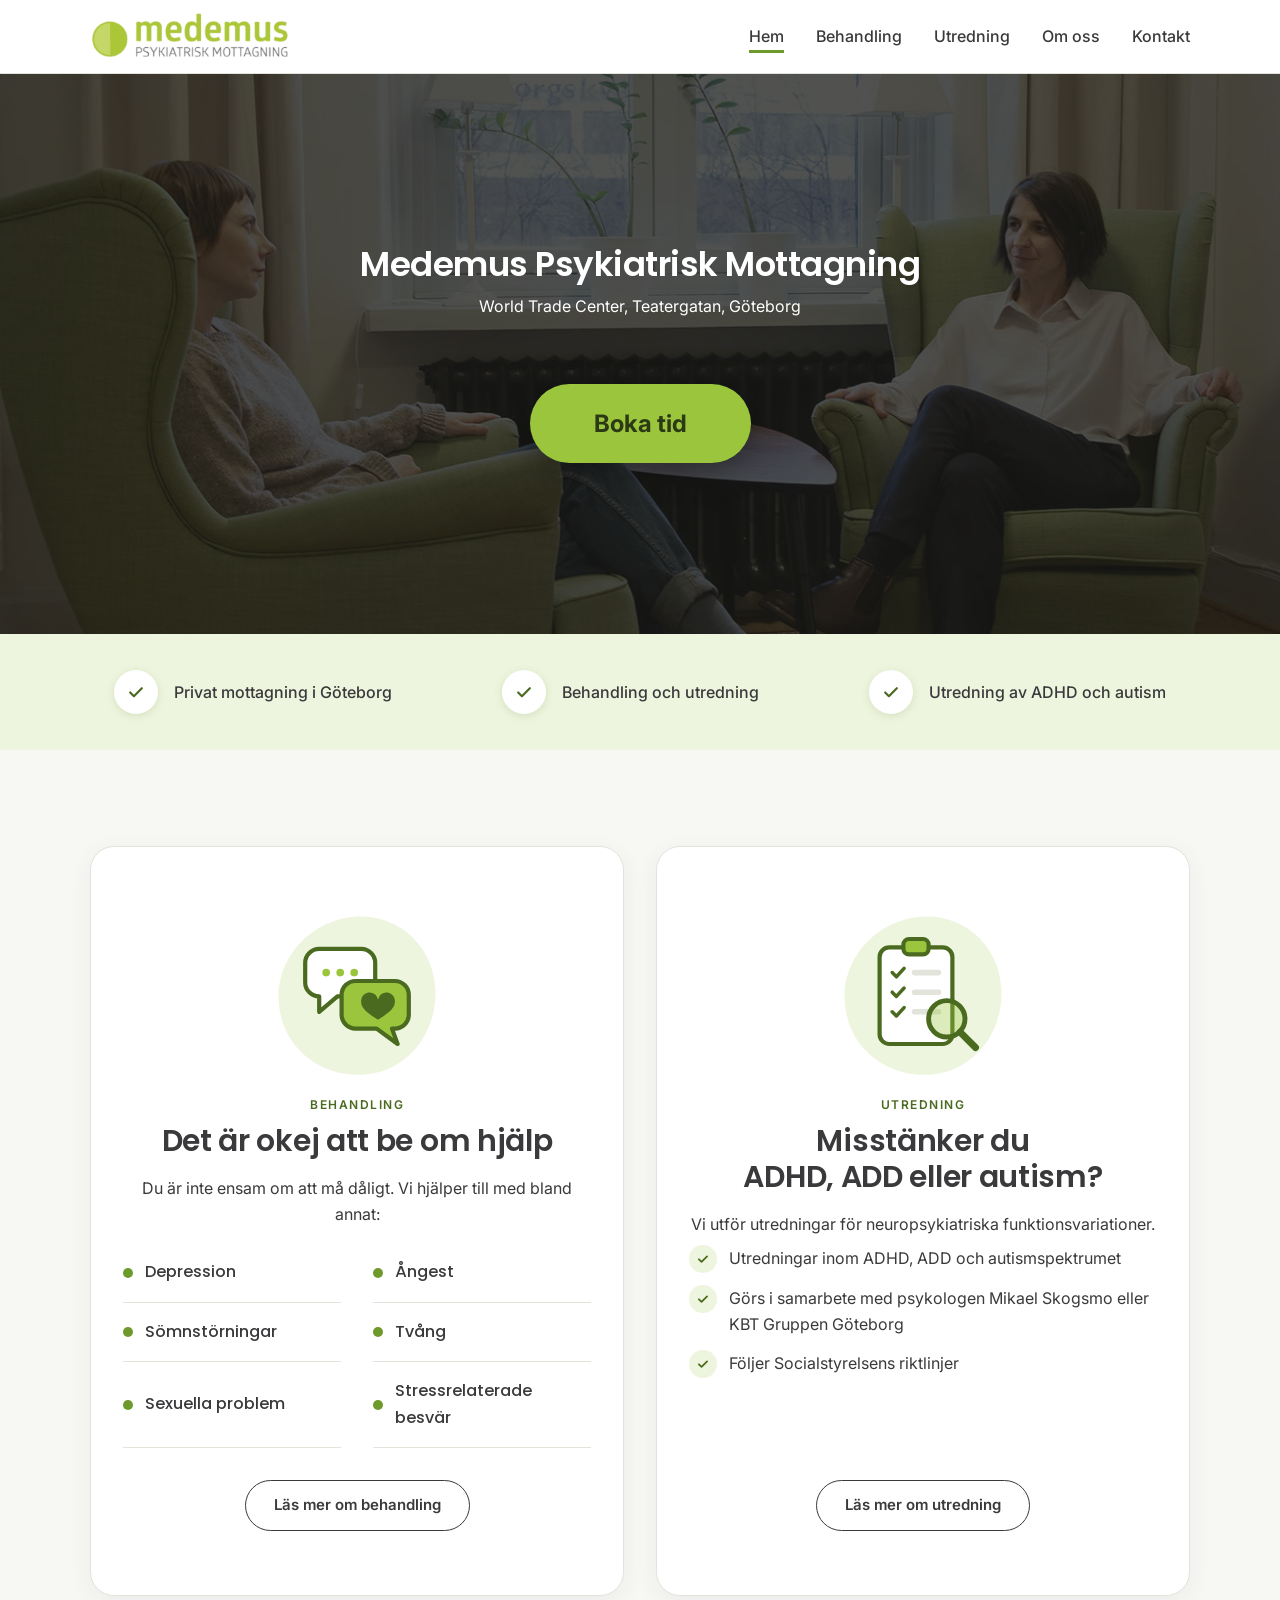
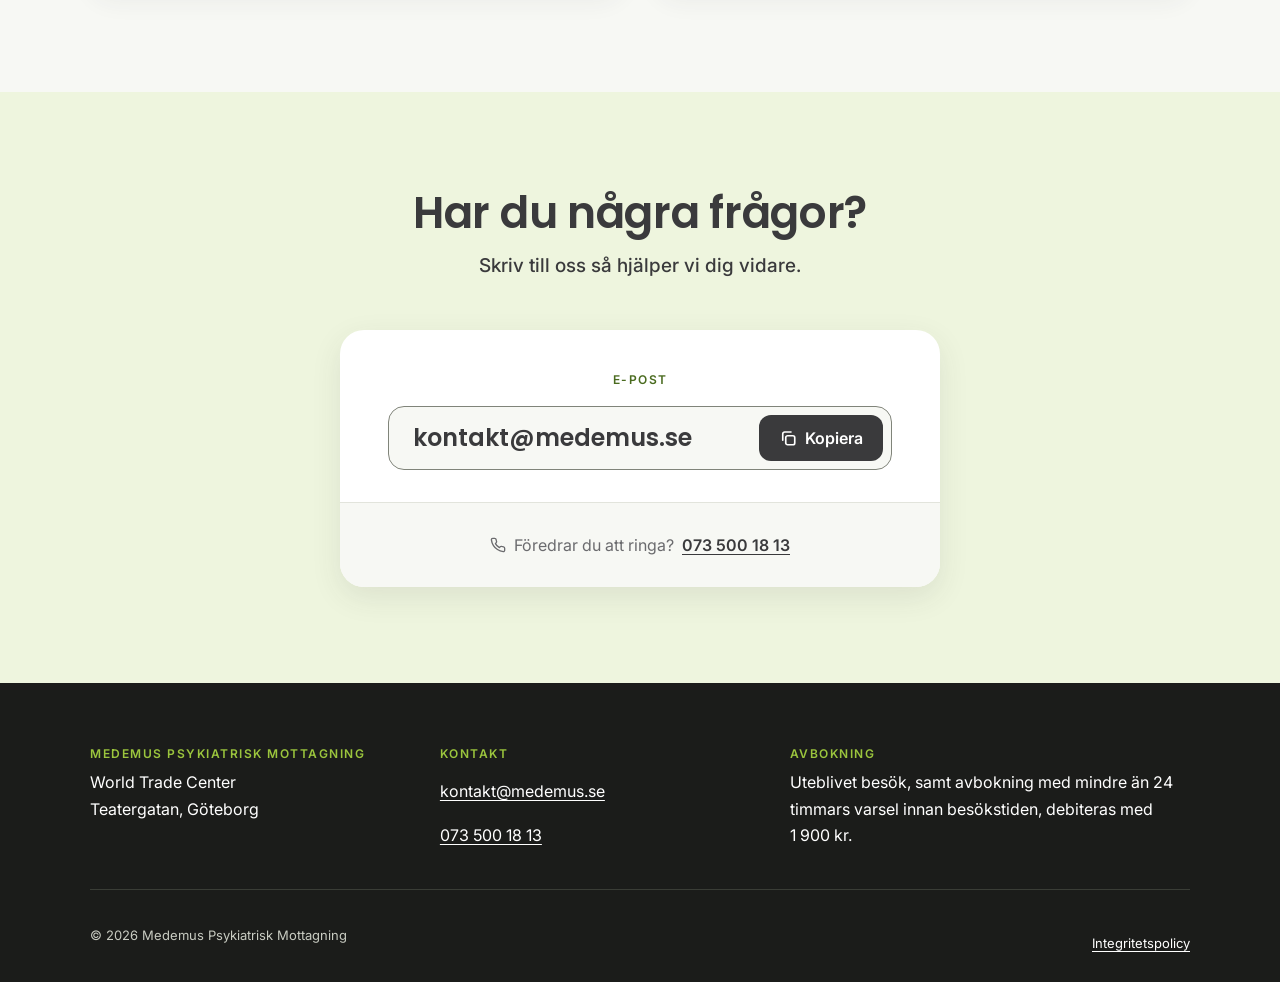
<file: index.html>
<!DOCTYPE html>
<html lang="sv">
<head>
  <meta charset="UTF-8">
  <meta name="viewport" content="width=device-width, initial-scale=1">
  <title>Medemus Psykiatrisk Mottagning – Privat psykiater Göteborg</title>
  <meta name="description" content="Privat psykiatrisk mottagning på World Trade Center, Teatergatan i centrala Göteborg. Behandling och utredning av bland annat depression, ångest, ADHD och autism.">

  <link rel="preconnect" href="https://fonts.googleapis.com">
  <link rel="preconnect" href="https://fonts.gstatic.com" crossorigin>
  <link href="https://fonts.googleapis.com/css2?family=Poppins:wght@400;500;600;700&family=Inter:wght@400;500;600;700&display=swap" rel="stylesheet">

  <link rel="stylesheet" href="css/reset.css">
  <link rel="stylesheet" href="css/variables.css">
  <link rel="stylesheet" href="css/base.css">
  <link rel="stylesheet" href="css/components.css">
  <link rel="stylesheet" href="css/site.css?v=5">
</head>
<body>

  <a class="skip-link" href="#content">Hoppa till innehållet</a>

  <header class="v2-header">
    <div class="container v2-header__inner">
      <a href="index.html" class="v2-logo" aria-label="Medemus psykiatrisk mottagning – startsida">
        <img src="assets/images/medemus-logo.webp" alt="Medemus Psykiatrisk Mottagning">
      </a>
      <nav class="v2-nav" id="nav" aria-label="Huvudmeny">
        <a href="index.html" class="v2-nav__link" aria-current="page">Hem</a>
        <a href="pages/behandling.html" class="v2-nav__link">Behandling</a>
        <a href="pages/utredning.html" class="v2-nav__link">Utredning</a>
        <a href="pages/om-oss.html" class="v2-nav__link">Om oss</a>
        <a href="pages/kontakt.html" class="v2-nav__link">Kontakt</a>
        <a href="pages/boka-tid.html" class="btn btn--primary v2-nav__cta">Boka tid</a>
      </nav>
      <a href="pages/boka-tid.html" class="btn btn--primary v2-header__cta">Boka tid</a>
      <button class="nav-toggle" aria-expanded="false" aria-controls="nav" aria-label="Meny"><span class="nav-toggle__bars" aria-hidden="true"><span></span><span></span><span></span></span></button>
    </div>
  </header>

  <main id="content">
    <section class="v2-hero" aria-labelledby="hero-title">
      <div class="container v2-hero__inner">
        <h1 id="hero-title">Medemus Psykiatrisk Mottagning</h1>
        <p class="v2-hero__sub">World Trade Center, Teatergatan, Göteborg</p>
        <a href="pages/boka-tid.html" class="btn btn--primary btn--xl" data-hero-cta>Boka tid</a>
      </div>
    </section>

    <section class="v2-trust" aria-label="Kort om mottagningen">
      <div class="container">
        <ul class="v2-trust__list"><li><span class="v2-check" aria-hidden="true"><svg viewBox="0 0 24 24"><path d="M5 12.5l4.5 4.5L19 7.5"/></svg></span><span>Privat mottagning i Göteborg</span></li><li><span class="v2-check" aria-hidden="true"><svg viewBox="0 0 24 24"><path d="M5 12.5l4.5 4.5L19 7.5"/></svg></span><span>Behandling och utredning</span></li><li><span class="v2-check" aria-hidden="true"><svg viewBox="0 0 24 24"><path d="M5 12.5l4.5 4.5L19 7.5"/></svg></span><span>Utredning av ADHD och autism</span></li></ul>
      </div>
    </section>

    <section class="v2-section v2-section--surface" aria-label="Behandling och utredning">
      <div class="container v2-cards">

        <article class="v2-card" id="vi-behandlar" aria-labelledby="behandlar-title">
          <svg class="v2-card__icon" viewBox="0 0 240 240" width="168" height="168" aria-hidden="true" focusable="false">
            <path class="ic-blob" d="M122 8C182 6 230 52 232 114c2 62-42 118-106 120C62 236 10 190 8 126 6 62 60 10 122 8z"/>
            <g transform="translate(-4 -8)">
              <path class="ic-bubble ic-bubble--white" d="M70 62h60a20 20 0 0 1 20 20v28a20 20 0 0 1-20 20H96l-26 22v-22a20 20 0 0 1-20-20V82a20 20 0 0 1 20-20z"/>
              <circle class="ic-lime" cx="80" cy="96" r="5.5"/><circle class="ic-lime" cx="100" cy="96" r="5.5"/><circle class="ic-lime" cx="120" cy="96" r="5.5"/>
              <path class="ic-bubble ic-bubble--lime" d="M130 108h48a20 20 0 0 1 20 20v28a20 20 0 0 1-20 20h-4l8 22-30-22h-30a20 20 0 0 1-20-20v-28a20 20 0 0 1 20-20z"/>
              <path class="ic-deep" transform="translate(0 3.5)" d="M154 160C138 150 130 143 130 135A10 10 0 0 1 154 131 10 10 0 0 1 178 135C178 143 170 150 154 160z"/>
            </g>
          </svg>
          <span class="v2-eyebrow">Behandling</span>
          <h2 id="behandlar-title">Det är okej att be om hjälp</h2>
          <p>Du är inte ensam om att må dåligt. Vi hjälper till med bland annat:</p>
          <div class="v2-collapsible" data-collapsible>
            <ul class="v2-list" id="besvar-list"><li>Depression</li><li>Ångest</li><li>Sömnstörningar</li><li>Tvång</li><li>Sexuella problem</li><li>Stressrelaterade besvär</li></ul>
            <button type="button" class="v2-expand" aria-expanded="false" aria-controls="besvar-list" data-label-open="Visa färre" data-label-closed="Visa fler"><span class="v2-expand__label">Visa fler</span><svg viewBox="0 0 24 24" aria-hidden="true" focusable="false"><path d="M6 9l6 6 6-6"/></svg></button>
          </div>
          <div class="v2-card__cta"><a class="btn btn--outline" href="pages/behandling.html">Läs mer om behandling</a></div>
        </article>

        <article class="v2-card" id="utredningar" aria-labelledby="utredningar-title">
          <svg class="v2-card__icon" viewBox="0 0 240 240" width="168" height="168" aria-hidden="true" focusable="false">
            <path class="ic-blob" d="M122 8C182 6 230 52 232 114c2 62-42 118-106 120C62 236 10 190 8 126 6 62 60 10 122 8z"/>
            <g transform="translate(-4 -2)">
              <rect class="ic-board" x="62" y="54" width="104" height="138" rx="14"/>
              <rect class="ic-clip" x="96" y="42" width="36" height="22" rx="8"/>
              <path class="ic-tick" d="M80 90l6 6 11-12"/><rect class="ic-line" x="108" y="86" width="42" height="8" rx="4"/><path class="ic-tick" d="M80 118l6 6 11-12"/><rect class="ic-line" x="108" y="114" width="42" height="8" rx="4"/><path class="ic-tick" d="M80 146l6 6 11-12"/><rect class="ic-line" x="108" y="142" width="42" height="8" rx="4"/>
              <circle class="ic-lens" cx="158" cy="156" r="26"/>
              <path class="ic-handle" d="M177 175l22 22"/>
            </g>
          </svg>
          <span class="v2-eyebrow">Utredning</span>
          <h2 id="utredningar-title">Misstänker du<br class="br-desktop"> ADHD, ADD eller autism?</h2>
          <p>Vi utför utredningar för neuropsykiatriska funktionsvariationer.</p>
          <ul class="checks"><li>Utredningar inom ADHD, ADD och autismspektrumet</li><li>Görs i samarbete med psykologen Mikael Skogsmo eller KBT Gruppen Göteborg</li><li>Följer Socialstyrelsens riktlinjer</li></ul>
          <div class="v2-card__cta"><a class="btn btn--outline" href="pages/utredning.html">Läs mer om utredning</a></div>
        </article>

      </div>
    </section>

    <section class="contact" aria-labelledby="contact-title">
      <div class="container contact__inner">
        <div class="contact__head">
          <h2 id="contact-title">Har du några frågor?</h2>
          <p>Skriv till oss så hjälper vi dig vidare.</p>
        </div>
        <div class="mail-card">
        <div class="mail-card__body">
          <p class="mail-card__label">E-post</p>
          <div class="copy-field" data-copy-field>
            <span class="copy-field__value">kontakt@medemus.se</span>
            <button type="button" class="copy-field__btn" data-copy="kontakt@medemus.se" aria-label="Kopiera e-postadressen kontakt@medemus.se"><svg data-icon-copy viewBox="0 0 24 24" aria-hidden="true" focusable="false"><rect x="9" y="9" width="12" height="12" rx="2.5"/><path d="M5 15V6.5A2.5 2.5 0 0 1 7.5 4H16"/></svg><svg data-icon-done hidden viewBox="0 0 24 24" aria-hidden="true" focusable="false"><path d="M5 12.5l4.5 4.5L19 7.5"/></svg><span class="copy-field__label">Kopiera</span><span class="copy-field__suffix"> e-postadress</span></button>
          </div>
          <p class="visually-hidden" role="status" aria-live="polite" data-copy-status></p>
        </div>
        <p class="mail-card__phone"><svg viewBox="0 0 24 24" aria-hidden="true" focusable="false"><path d="M22 16.9v3a2 2 0 0 1-2.2 2 19.8 19.8 0 0 1-8.6-3.1 19.5 19.5 0 0 1-6-6A19.8 19.8 0 0 1 2.1 4.2 2 2 0 0 1 4.1 2h3a2 2 0 0 1 2 1.7c.1 1 .4 1.9.7 2.8a2 2 0 0 1-.5 2.1L8.1 9.9a16 16 0 0 0 6 6l1.3-1.3a2 2 0 0 1 2.1-.4c.9.3 1.9.6 2.8.7a2 2 0 0 1 1.7 2z"/></svg>Föredrar du att ringa? <a href="tel:0735001813">073 500 18 13</a></p>
      </div>
      </div>
    </section>

  </main>

  <footer class="v2-footer">
    <div class="container">
      <div class="v2-footer__grid">
        <div>
          <h2 class="v2-footer__title">Medemus Psykiatrisk Mottagning</h2>
          <address class="v2-footer__text">World Trade Center<br>Teatergatan, Göteborg</address>
        </div>
        <div>
          <h2 class="v2-footer__title">Kontakt</h2>
          <p class="v2-footer__text"><a href="mailto:kontakt@medemus.se">kontakt@medemus.se</a></p>
          <p class="v2-footer__text"><a href="tel:0735001813">073 500 18 13</a></p>
        </div>
        <div>
          <h2 class="v2-footer__title">Avbokning</h2>
          <p class="v2-footer__text">Uteblivet besök, samt avbokning med mindre än 24 timmars varsel innan besökstiden, debiteras med 1&nbsp;900&nbsp;kr.</p>
        </div>
      </div>
      <div class="v2-footer__bottom">
        <p>&copy; <span id="year"></span> Medemus Psykiatrisk Mottagning</p>
        <p><a href="pages/integritetspolicy.html">Integritetspolicy</a></p>
      </div>
    </div>
  </footer>

  <script src="js/main.js?v=5"></script>
</body>
</html>
</file>
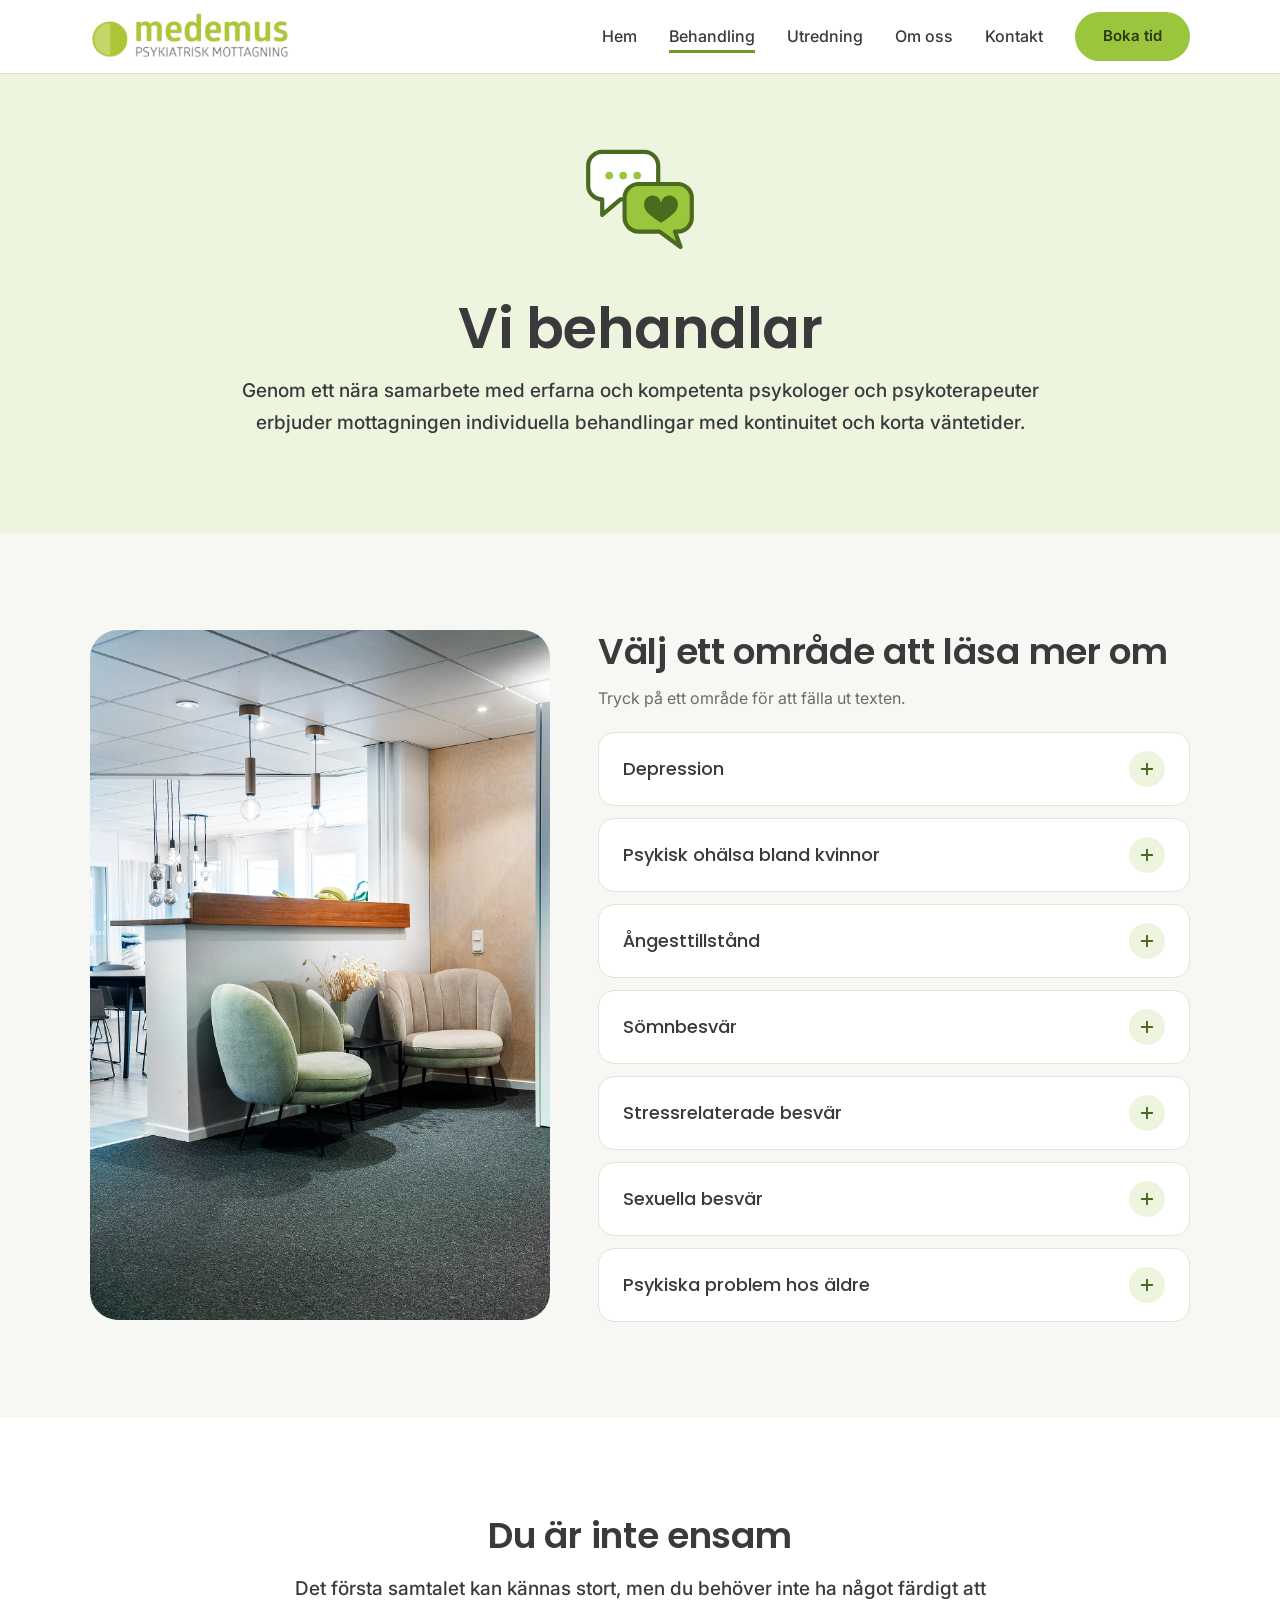
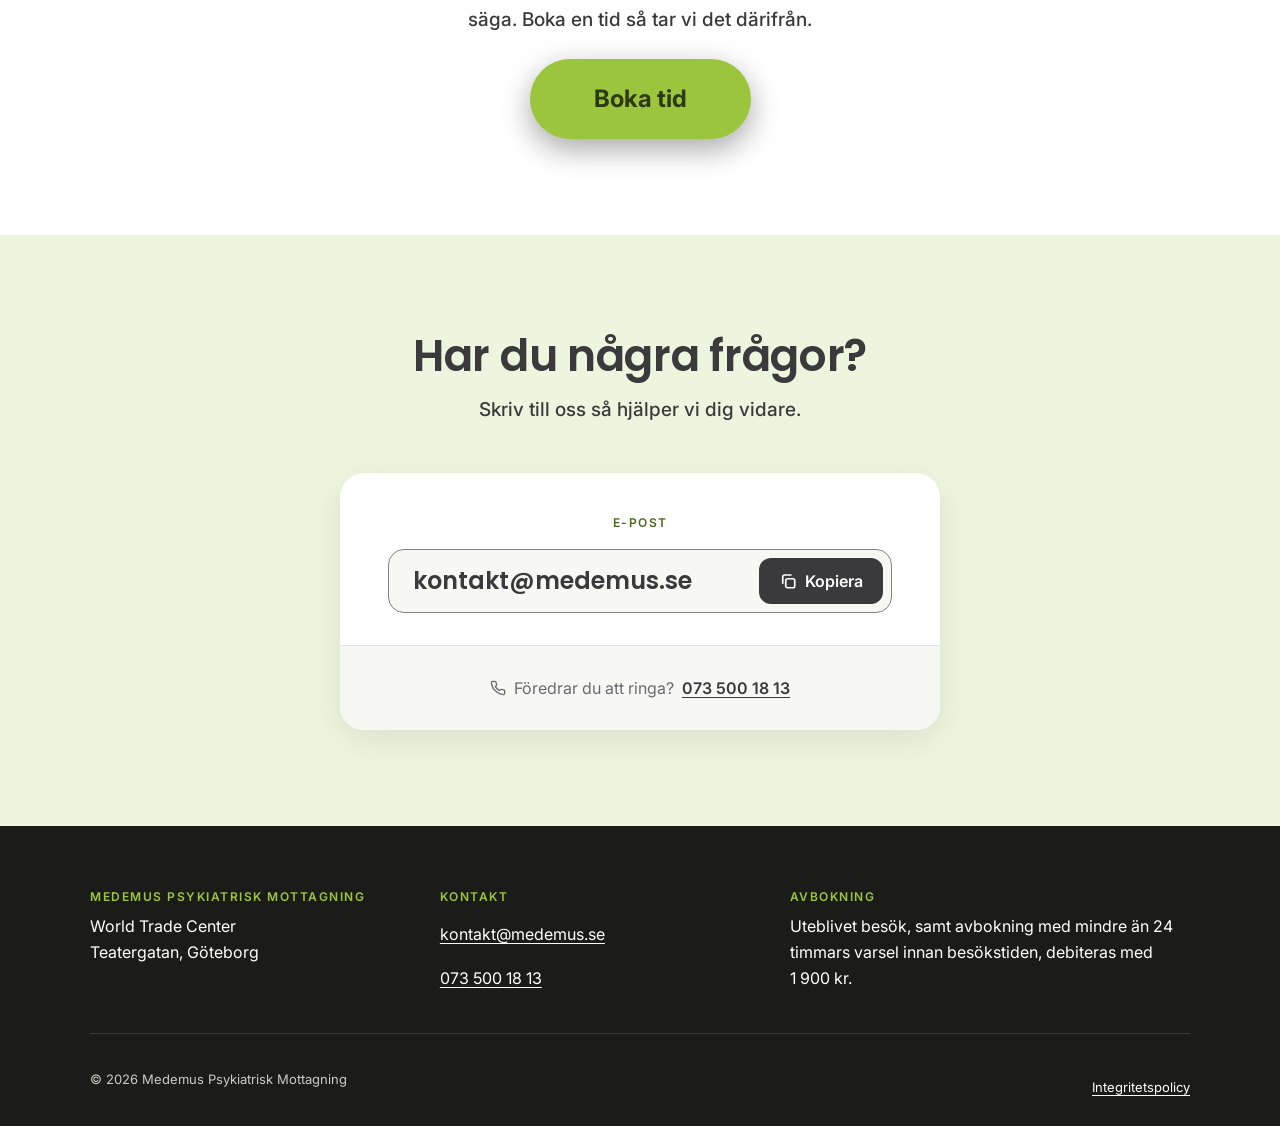
<file: pages/behandling.html>
<!DOCTYPE html>
<html lang="sv">
<head>
  <meta charset="UTF-8">
  <meta name="viewport" content="width=device-width, initial-scale=1">
  <title>Behandling – Medemus Psykiatrisk Mottagning</title>
  <meta name="description" content="Vi behandlar bland annat depression, ångest, sömnbesvär, stressrelaterade besvär, sexuella besvär samt psykisk ohälsa bland kvinnor och äldre.">

  <link rel="preconnect" href="https://fonts.googleapis.com">
  <link rel="preconnect" href="https://fonts.gstatic.com" crossorigin>
  <link href="https://fonts.googleapis.com/css2?family=Poppins:wght@400;500;600;700&family=Inter:wght@400;500;600;700&display=swap" rel="stylesheet">

  <link rel="stylesheet" href="../css/reset.css">
  <link rel="stylesheet" href="../css/variables.css">
  <link rel="stylesheet" href="../css/base.css">
  <link rel="stylesheet" href="../css/components.css">
  <link rel="stylesheet" href="../css/site.css?v=5">
</head>
<body>

  <a class="skip-link" href="#content">Hoppa till innehållet</a>

  <header class="v2-header is-cta-visible" data-cta="always">
    <div class="container v2-header__inner">
      <a href="../index.html" class="v2-logo" aria-label="Medemus psykiatrisk mottagning – startsida">
        <img src="../assets/images/medemus-logo.webp" alt="Medemus Psykiatrisk Mottagning">
      </a>
      <nav class="v2-nav" id="nav" aria-label="Huvudmeny">
        <a href="../index.html" class="v2-nav__link">Hem</a>
        <a href="behandling.html" class="v2-nav__link" aria-current="page">Behandling</a>
        <a href="utredning.html" class="v2-nav__link">Utredning</a>
        <a href="om-oss.html" class="v2-nav__link">Om oss</a>
        <a href="kontakt.html" class="v2-nav__link">Kontakt</a>
        <a href="boka-tid.html" class="btn btn--primary v2-nav__cta">Boka tid</a>
      </nav>
      <a href="boka-tid.html" class="btn btn--primary v2-header__cta">Boka tid</a>
      <button class="nav-toggle" aria-expanded="false" aria-controls="nav" aria-label="Meny"><span class="nav-toggle__bars" aria-hidden="true"><span></span><span></span><span></span></span></button>
    </div>
  </header>

  <main id="content">

    <section class="page-hero page-hero--icon">
      <div class="container page-hero__inner">
        <svg class="page-hero__icon" viewBox="0 0 240 240" width="168" height="168" aria-hidden="true" focusable="false">
            <path class="ic-blob" d="M122 8C182 6 230 52 232 114c2 62-42 118-106 120C62 236 10 190 8 126 6 62 60 10 122 8z"/>
            <g transform="translate(-4 -8)">
              <path class="ic-bubble ic-bubble--white" d="M70 62h60a20 20 0 0 1 20 20v28a20 20 0 0 1-20 20H96l-26 22v-22a20 20 0 0 1-20-20V82a20 20 0 0 1 20-20z"/>
              <circle class="ic-lime" cx="80" cy="96" r="5.5"/><circle class="ic-lime" cx="100" cy="96" r="5.5"/><circle class="ic-lime" cx="120" cy="96" r="5.5"/>
              <path class="ic-bubble ic-bubble--lime" d="M130 108h48a20 20 0 0 1 20 20v28a20 20 0 0 1-20 20h-4l8 22-30-22h-30a20 20 0 0 1-20-20v-28a20 20 0 0 1 20-20z"/>
              <path class="ic-deep" transform="translate(0 3.5)" d="M154 160C138 150 130 143 130 135A10 10 0 0 1 154 131 10 10 0 0 1 178 135C178 143 170 150 154 160z"/>
            </g>
          </svg>
        <h1>Vi behandlar</h1>
        <p class="page-hero__lead">Genom ett nära samarbete med erfarna och kompetenta psykologer och psykoterapeuter erbjuder mottagningen individuella behandlingar med kontinuitet och korta väntetider.</p>
      </div>
    </section>

    <section class="v2-section v2-section--surface" aria-labelledby="besvar-rubrik">
      <div class="container acc-layout">
        <figure class="acc-layout__photo">
          <img src="../assets/images/vi-behandlar-room.webp" alt="Väntrum med fåtöljer på mottagningen" loading="lazy">
        </figure>
        <div class="acc-list">
          <div class="acc-list__head">
            <h2 id="besvar-rubrik">Välj ett område att läsa mer om</h2>
            <p>Tryck på ett område för att fälla ut texten.</p>
          </div>
          <details class="acc"><summary>Depression</summary><div class="acc__body"><p>Depression kan anses som en långdragen förändring i sinnesstämningen. Den drabbade lider av en sänkning av det allmänna stämningsläget i psyket och bär på en känsla av sorg.</p><p>Tillfällig nedstämdhet är en ofrånkomlig del av människans liv som svar på livets påfrestningar, till exempel efter förlust av en närstående person. I en del fall blir nedstämdheten dock allvarligare och längre, även utan att det finns en utlösande faktor eller att den utlösande faktorn inte står i rimlig proportion till stämningsläget. Vid sådana tillfällen pratar man om en depressionssjukdom. Skillnaden mellan de två tillstånden kräver noggrann klinisk bedömning.</p></div></details>
          <details class="acc"><summary>Psykisk ohälsa bland kvinnor</summary><div class="acc__body"><p>Allt fler kvinnor drabbas av psykisk ohälsa. De vanligaste besvären är depression, ångest, sömnbesvär och utmattningssymtom.</p></div></details>
          <details class="acc"><summary>Ångesttillstånd</summary><div class="acc__body"><p>Ångest är ett sinnestillstånd som karakteriseras av stark rädsla, nervositet eller oro, vare sig det är situationsbetingat eller inte, men som inte beror på ett faktiskt hot eller en överhängande fara.</p></div></details>
          <details class="acc"><summary>Sömnbesvär</summary><div class="acc__body"><p>Sömnstörningar är problem som är relaterade till sömnen, till exempel sömnlöshet, sömnapné och mardrömmar. Sömnstörningar är ett symtom som kan ha organiska eller psykiska orsaker och ska utvärderas.</p></div></details>
          <details class="acc"><summary>Stressrelaterade besvär</summary><div class="acc__body"><p>Stress är de fysiologisk-hormonella anpassningsreaktioner i kroppens organsystem som utlöses av fysiska och mentala påfrestningar. Stress kan definieras som mental överansträngning.</p></div></details>
          <details class="acc"><summary>Sexuella besvär</summary><div class="acc__body"><p>Sexuella problem har ofta psykiska orsaker. Till exempel är bristande lust ett vanligt symtom vid depression.</p></div></details>
          <details class="acc"><summary>Psykiska problem hos äldre</summary><div class="acc__body"><p>Psykisk ohälsa är en av våra största folksjukdomar. Idag lider många äldre personer av psykisk ohälsa. De vanligaste sjukdomarna är depression och ångestsjukdomar.</p></div></details>
          
        </div>
      </div>
    </section>

    <section class="v2-section cta-band" aria-labelledby="hjalp-rubrik">
      <div class="container">
        <h2 id="hjalp-rubrik">Du är inte ensam</h2>
        <p>Det första samtalet kan kännas stort, men du behöver inte ha något färdigt att säga. Boka en tid så tar vi det därifrån.</p>
        <a href="boka-tid.html" class="btn btn--primary btn--xl">Boka tid</a>
      </div>
    </section>

    <section class="contact" aria-labelledby="contact-title">
      <div class="container contact__inner">
        <div class="contact__head">
          <h2 id="contact-title">Har du några frågor?</h2>
          <p>Skriv till oss så hjälper vi dig vidare.</p>
        </div>
        <div class="mail-card">
        <div class="mail-card__body">
          <p class="mail-card__label">E-post</p>
          <div class="copy-field" data-copy-field>
            <span class="copy-field__value">kontakt@medemus.se</span>
            <button type="button" class="copy-field__btn" data-copy="kontakt@medemus.se" aria-label="Kopiera e-postadressen kontakt@medemus.se"><svg data-icon-copy viewBox="0 0 24 24" aria-hidden="true" focusable="false"><rect x="9" y="9" width="12" height="12" rx="2.5"/><path d="M5 15V6.5A2.5 2.5 0 0 1 7.5 4H16"/></svg><svg data-icon-done hidden viewBox="0 0 24 24" aria-hidden="true" focusable="false"><path d="M5 12.5l4.5 4.5L19 7.5"/></svg><span class="copy-field__label">Kopiera</span><span class="copy-field__suffix"> e-postadress</span></button>
          </div>
          <p class="visually-hidden" role="status" aria-live="polite" data-copy-status></p>
        </div>
        <p class="mail-card__phone"><svg viewBox="0 0 24 24" aria-hidden="true" focusable="false"><path d="M22 16.9v3a2 2 0 0 1-2.2 2 19.8 19.8 0 0 1-8.6-3.1 19.5 19.5 0 0 1-6-6A19.8 19.8 0 0 1 2.1 4.2 2 2 0 0 1 4.1 2h3a2 2 0 0 1 2 1.7c.1 1 .4 1.9.7 2.8a2 2 0 0 1-.5 2.1L8.1 9.9a16 16 0 0 0 6 6l1.3-1.3a2 2 0 0 1 2.1-.4c.9.3 1.9.6 2.8.7a2 2 0 0 1 1.7 2z"/></svg>Föredrar du att ringa? <a href="tel:0735001813">073 500 18 13</a></p>
      </div>
      </div>
    </section>

  </main>

  <footer class="v2-footer">
    <div class="container">
      <div class="v2-footer__grid">
        <div>
          <h2 class="v2-footer__title">Medemus Psykiatrisk Mottagning</h2>
          <address class="v2-footer__text">World Trade Center<br>Teatergatan, Göteborg</address>
        </div>
        <div>
          <h2 class="v2-footer__title">Kontakt</h2>
          <p class="v2-footer__text"><a href="mailto:kontakt@medemus.se">kontakt@medemus.se</a></p>
          <p class="v2-footer__text"><a href="tel:0735001813">073 500 18 13</a></p>
        </div>
        <div>
          <h2 class="v2-footer__title">Avbokning</h2>
          <p class="v2-footer__text">Uteblivet besök, samt avbokning med mindre än 24 timmars varsel innan besökstiden, debiteras med 1&nbsp;900&nbsp;kr.</p>
        </div>
      </div>
      <div class="v2-footer__bottom">
        <p>&copy; <span id="year"></span> Medemus Psykiatrisk Mottagning</p>
        <p><a href="integritetspolicy.html">Integritetspolicy</a></p>
      </div>
    </div>
  </footer>

  <script src="../js/main.js?v=5"></script>
</body>
</html>
</file>
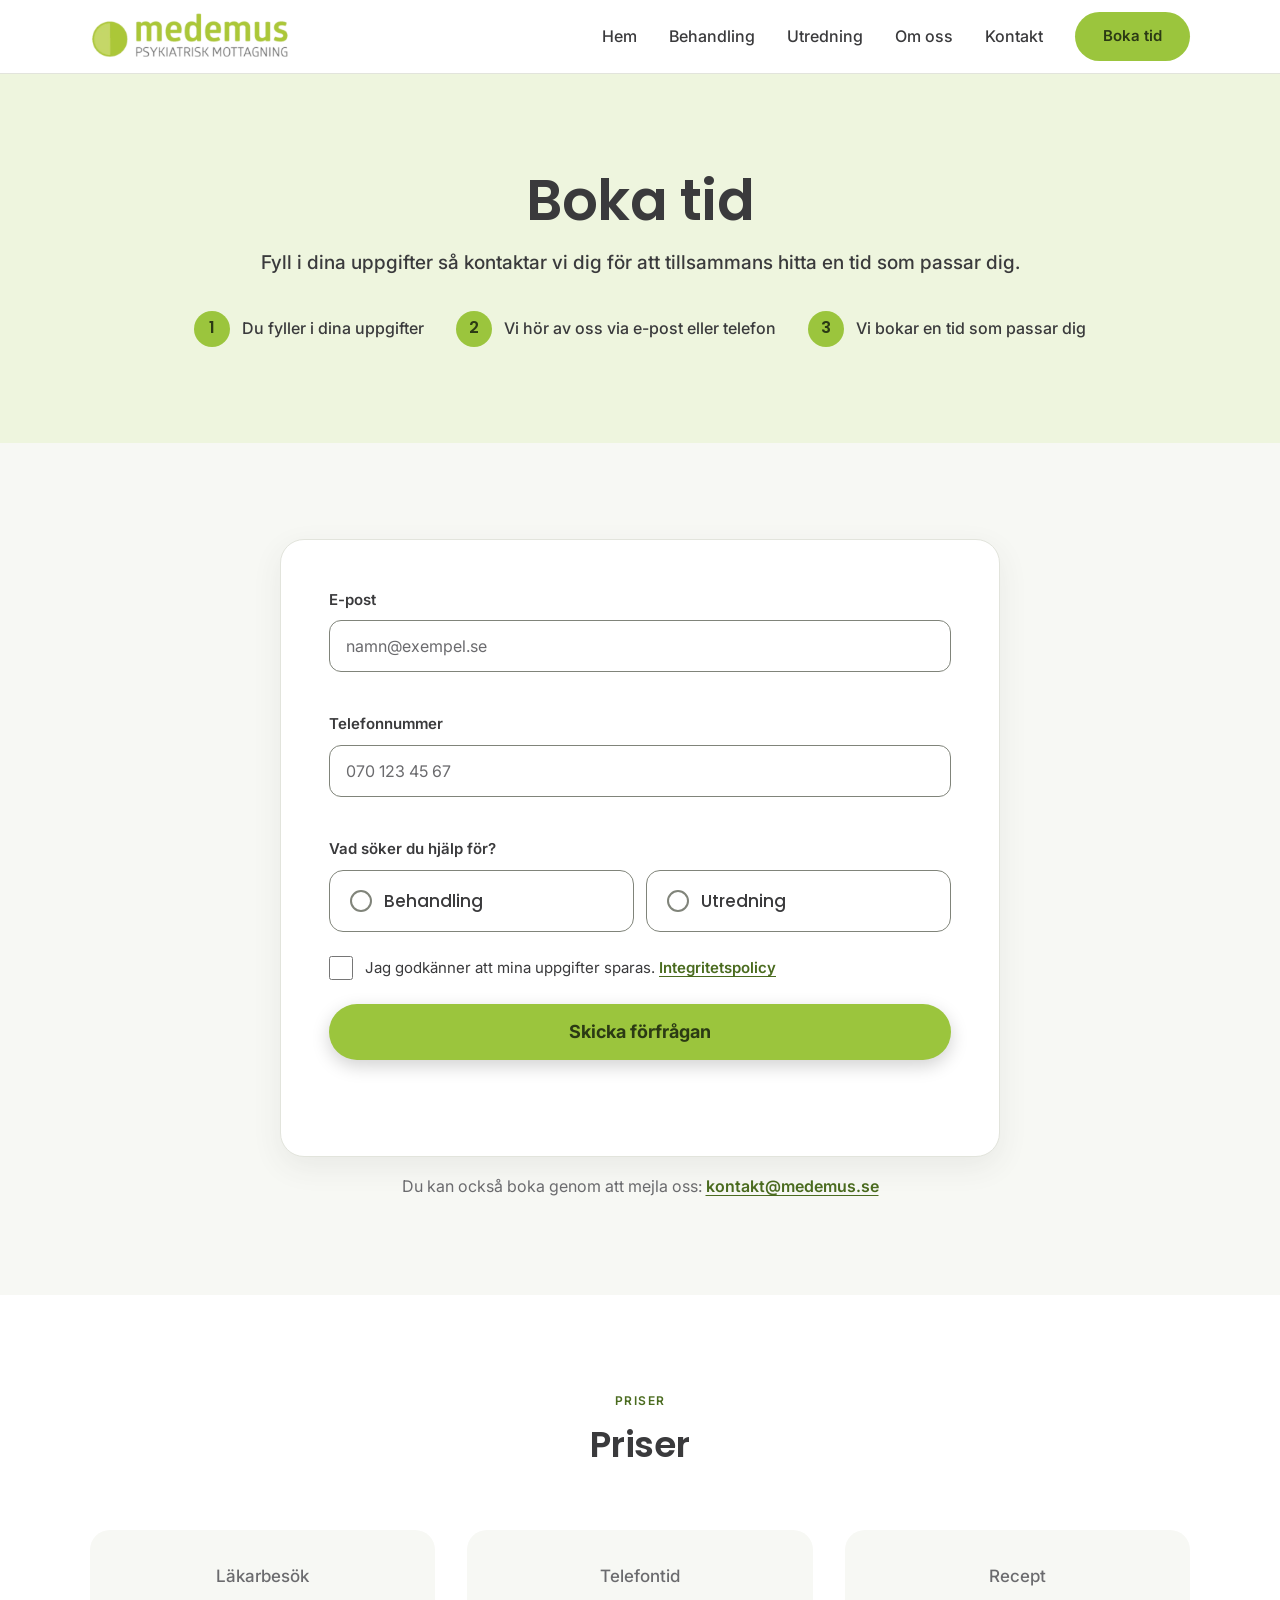
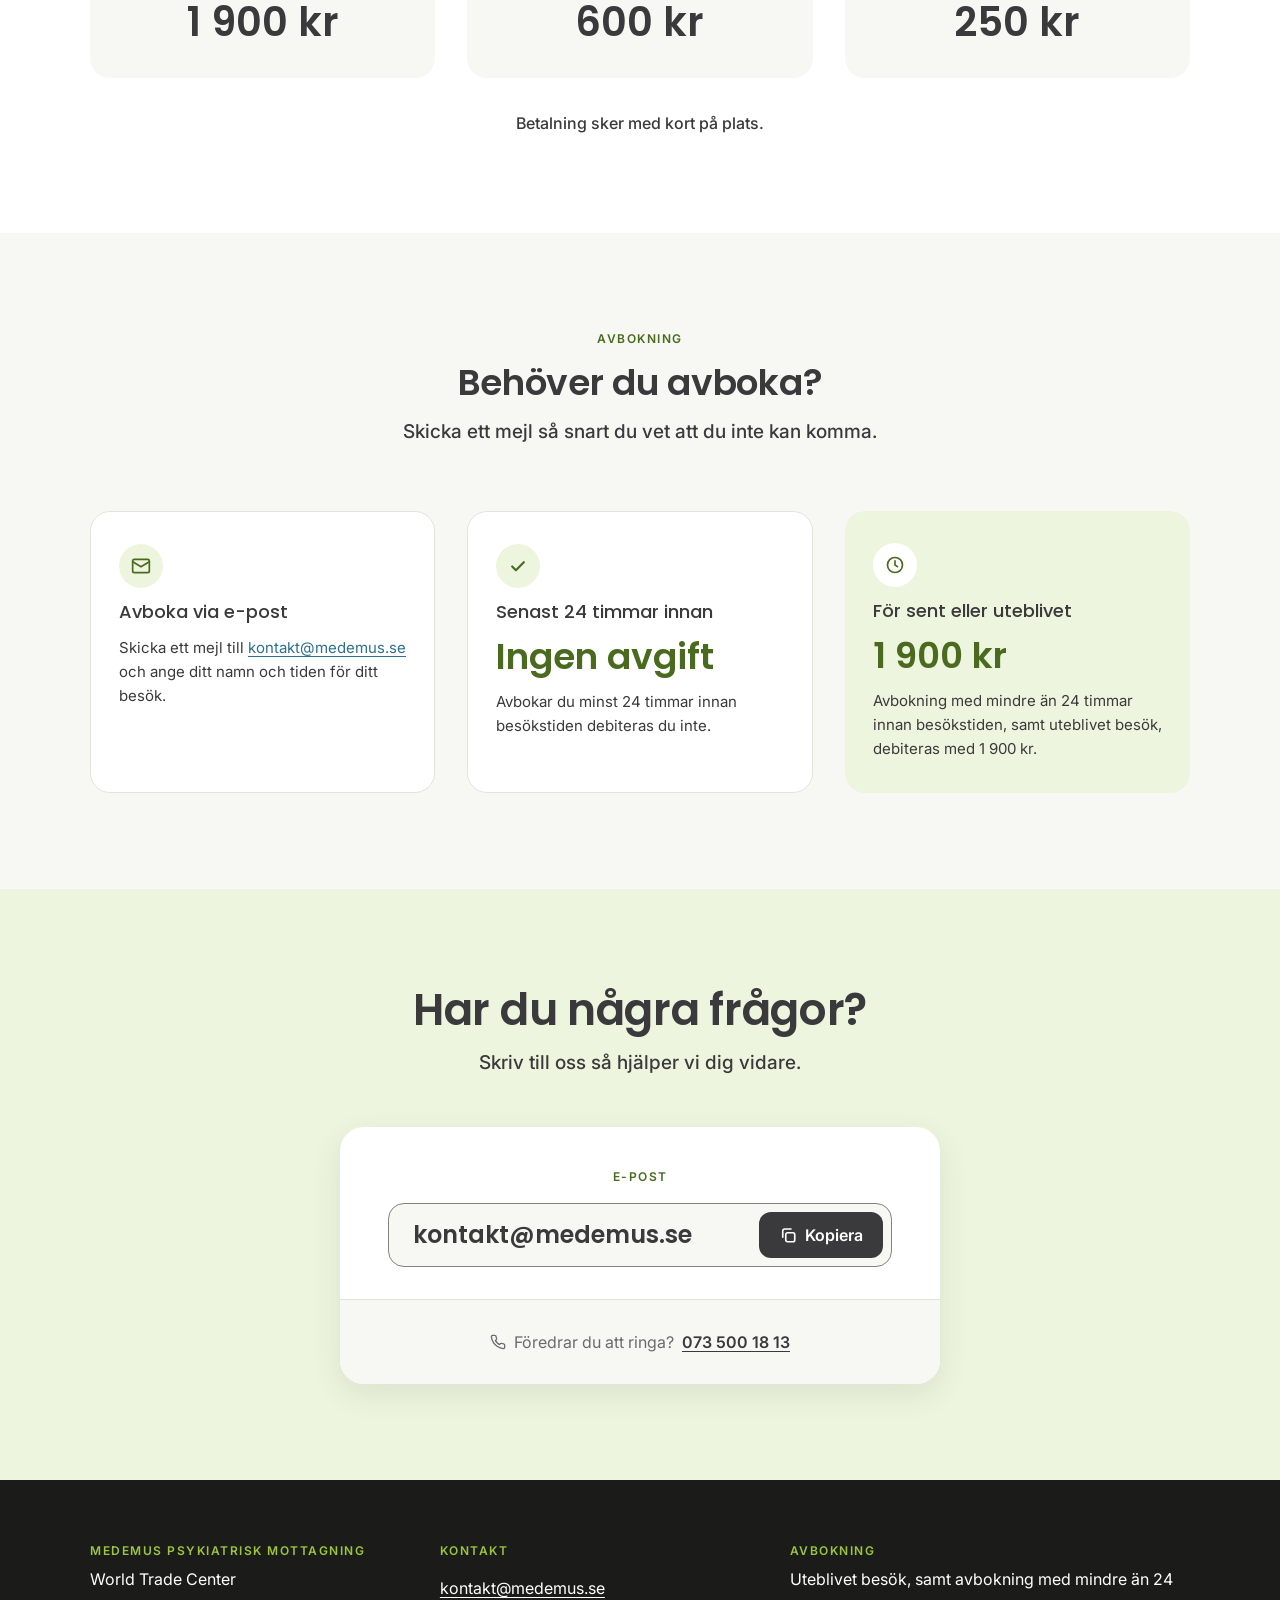
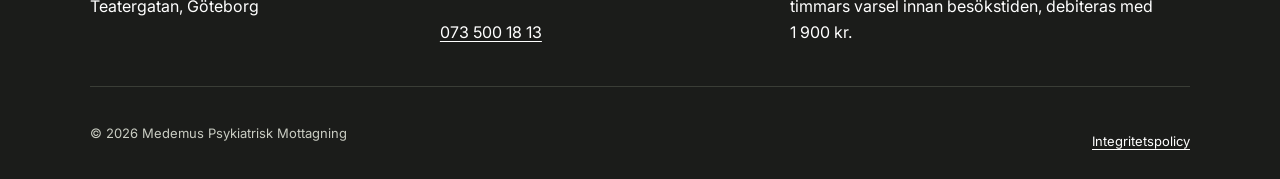
<file: pages/boka-tid.html>
<!DOCTYPE html>
<html lang="sv">
<head>
  <meta charset="UTF-8">
  <meta name="viewport" content="width=device-width, initial-scale=1">
  <title>Boka tid – Medemus Psykiatrisk Mottagning</title>
  <meta name="description" content="Boka tid hos Medemus. Fyll i e-post, telefonnummer och om du söker behandling eller utredning, så kontaktar vi dig. Här finns också prislista och avbokningsregler.">

  <link rel="preconnect" href="https://fonts.googleapis.com">
  <link rel="preconnect" href="https://fonts.gstatic.com" crossorigin>
  <link href="https://fonts.googleapis.com/css2?family=Poppins:wght@400;500;600;700&family=Inter:wght@400;500;600;700&display=swap" rel="stylesheet">

  <link rel="stylesheet" href="../css/reset.css">
  <link rel="stylesheet" href="../css/variables.css">
  <link rel="stylesheet" href="../css/base.css">
  <link rel="stylesheet" href="../css/components.css">
  <link rel="stylesheet" href="../css/site.css?v=5">
</head>
<body>

  <a class="skip-link" href="#content">Hoppa till innehållet</a>

  <header class="v2-header is-cta-visible" data-cta="always">
    <div class="container v2-header__inner">
      <a href="../index.html" class="v2-logo" aria-label="Medemus psykiatrisk mottagning – startsida">
        <img src="../assets/images/medemus-logo.webp" alt="Medemus Psykiatrisk Mottagning">
      </a>
      <nav class="v2-nav" id="nav" aria-label="Huvudmeny">
        <a href="../index.html" class="v2-nav__link">Hem</a>
        <a href="behandling.html" class="v2-nav__link">Behandling</a>
        <a href="utredning.html" class="v2-nav__link">Utredning</a>
        <a href="om-oss.html" class="v2-nav__link">Om oss</a>
        <a href="kontakt.html" class="v2-nav__link">Kontakt</a>
        <a href="boka-tid.html" class="btn btn--primary v2-nav__cta">Boka tid</a>
      </nav>
      <a href="boka-tid.html" class="btn btn--primary v2-header__cta">Boka tid</a>
      <button class="nav-toggle" aria-expanded="false" aria-controls="nav" aria-label="Meny"><span class="nav-toggle__bars" aria-hidden="true"><span></span><span></span><span></span></span></button>
    </div>
  </header>

  <main id="content">

    <section class="page-hero">
      <div class="container page-hero__inner">
        <h1>Boka tid</h1>
        <p class="page-hero__lead">Fyll i dina uppgifter så kontaktar vi dig för att tillsammans hitta en tid som passar dig.</p>
        <ol class="hero-steps"><li><span class="num" aria-hidden="true">1</span>Du fyller i dina uppgifter</li><li><span class="num" aria-hidden="true">2</span>Vi hör av oss via e-post eller telefon</li><li><span class="num" aria-hidden="true">3</span>Vi bokar en tid som passar dig</li></ol>
      </div>
    </section>

    <section class="v2-section v2-section--surface" aria-label="Bokningsformulär">
      <div class="container">
        <form class="form-card" id="booking-form" novalidate>
          <div class="field">
            <label for="email">E-post</label>
            <input type="email" id="email" name="email" autocomplete="email" inputmode="email" placeholder="namn@exempel.se" required aria-describedby="email-error">
            <p class="field__error" id="email-error" hidden></p>
          </div>
          <div class="field">
            <label for="phone">Telefonnummer</label>
            <input type="tel" id="phone" name="phone" autocomplete="tel" inputmode="tel" placeholder="070 123 45 67" required aria-describedby="phone-error">
            <p class="field__error" id="phone-error" hidden></p>
          </div>
          <fieldset>
            <legend>Vad söker du hjälp för?</legend>
            <div class="radio-cards">
              <label class="radio-card"><input type="radio" name="topic" value="Behandling" required><span class="radio-card__dot" aria-hidden="true"></span>Behandling</label>
              <label class="radio-card"><input type="radio" name="topic" value="Utredning"><span class="radio-card__dot" aria-hidden="true"></span>Utredning</label>
            </div>
          </fieldset>
          <label class="check"><input type="checkbox" name="consent" required><span>Jag godkänner att mina uppgifter sparas. <a href="integritetspolicy.html">Integritetspolicy</a></span></label>
          <button type="submit" class="btn btn--primary btn--l">Skicka förfrågan</button>
          <p class="form-status" role="status" aria-live="polite"></p>
        </form>
        <p class="form-note">Du kan också boka genom att mejla oss: <a href="mailto:kontakt@medemus.se">kontakt@medemus.se</a></p>
      </div>
    </section>

    <section class="v2-section" aria-labelledby="priser-rubrik">
      <div class="container">
        <div class="section-head">
          <span class="v2-eyebrow">Priser</span>
          <h2 id="priser-rubrik">Priser</h2>
        </div>
        <dl class="grid grid--3 price-cards"><div class="price-card"><dt>Läkarbesök</dt><dd>1&nbsp;900 kr</dd></div><div class="price-card"><dt>Telefontid</dt><dd>600 kr</dd></div><div class="price-card"><dt>Recept</dt><dd>250 kr</dd></div></dl>
        <div class="price-notes"><p>Betalning sker med kort på plats.</p></div>
      </div>
    </section>

    <section class="v2-section v2-section--surface" aria-labelledby="avboka-rubrik">
      <div class="container">
        <div class="section-head">
          <span class="v2-eyebrow">Avbokning</span>
          <h2 id="avboka-rubrik">Behöver du avboka?</h2>
          <p>Skicka ett mejl så snart du vet att du inte kan komma.</p>
        </div>
        <div class="grid grid--3">
          <div class="tile tile--white"><span class="tile__icon" aria-hidden="true"><svg viewBox="0 0 24 24" style="stroke-width:2"><rect x="2" y="4" width="20" height="16" rx="2"/><path d="m22 7-10 6L2 7"/></svg></span><h3>Avboka via e-post</h3><p>Skicka ett mejl till <a href="mailto:kontakt@medemus.se">kontakt@medemus.se</a> och ange ditt namn och tiden för ditt besök.</p></div>
          <div class="tile tile--white"><span class="tile__icon" aria-hidden="true"><svg viewBox="0 0 24 24"><path d="M5 12.5l4.5 4.5L19 7.5"/></svg></span><h3>Senast 24 timmar innan</h3><span class="tile__big">Ingen avgift</span><p>Avbokar du minst 24 timmar innan besökstiden debiteras du inte.</p></div>
          <div class="tile tile--tint"><span class="tile__icon" aria-hidden="true"><svg viewBox="0 0 24 24" style="stroke-width:2"><circle cx="12" cy="12" r="9"/><path d="M12 7v5l3 2"/></svg></span><h3>För sent eller uteblivet</h3><span class="tile__big">1&nbsp;900 kr</span><p>Avbokning med mindre än 24 timmar innan besökstiden, samt uteblivet besök, debiteras med 1&nbsp;900 kr.</p></div>
        </div>
      </div>
    </section>

    <section class="contact" aria-labelledby="contact-title">
      <div class="container contact__inner">
        <div class="contact__head">
          <h2 id="contact-title">Har du några frågor?</h2>
          <p>Skriv till oss så hjälper vi dig vidare.</p>
        </div>
        <div class="mail-card">
        <div class="mail-card__body">
          <p class="mail-card__label">E-post</p>
          <div class="copy-field" data-copy-field>
            <span class="copy-field__value">kontakt@medemus.se</span>
            <button type="button" class="copy-field__btn" data-copy="kontakt@medemus.se" aria-label="Kopiera e-postadressen kontakt@medemus.se"><svg data-icon-copy viewBox="0 0 24 24" aria-hidden="true" focusable="false"><rect x="9" y="9" width="12" height="12" rx="2.5"/><path d="M5 15V6.5A2.5 2.5 0 0 1 7.5 4H16"/></svg><svg data-icon-done hidden viewBox="0 0 24 24" aria-hidden="true" focusable="false"><path d="M5 12.5l4.5 4.5L19 7.5"/></svg><span class="copy-field__label">Kopiera</span><span class="copy-field__suffix"> e-postadress</span></button>
          </div>
          <p class="visually-hidden" role="status" aria-live="polite" data-copy-status></p>
        </div>
        <p class="mail-card__phone"><svg viewBox="0 0 24 24" aria-hidden="true" focusable="false"><path d="M22 16.9v3a2 2 0 0 1-2.2 2 19.8 19.8 0 0 1-8.6-3.1 19.5 19.5 0 0 1-6-6A19.8 19.8 0 0 1 2.1 4.2 2 2 0 0 1 4.1 2h3a2 2 0 0 1 2 1.7c.1 1 .4 1.9.7 2.8a2 2 0 0 1-.5 2.1L8.1 9.9a16 16 0 0 0 6 6l1.3-1.3a2 2 0 0 1 2.1-.4c.9.3 1.9.6 2.8.7a2 2 0 0 1 1.7 2z"/></svg>Föredrar du att ringa? <a href="tel:0735001813">073 500 18 13</a></p>
      </div>
      </div>
    </section>

  </main>

  <footer class="v2-footer">
    <div class="container">
      <div class="v2-footer__grid">
        <div>
          <h2 class="v2-footer__title">Medemus Psykiatrisk Mottagning</h2>
          <address class="v2-footer__text">World Trade Center<br>Teatergatan, Göteborg</address>
        </div>
        <div>
          <h2 class="v2-footer__title">Kontakt</h2>
          <p class="v2-footer__text"><a href="mailto:kontakt@medemus.se">kontakt@medemus.se</a></p>
          <p class="v2-footer__text"><a href="tel:0735001813">073 500 18 13</a></p>
        </div>
        <div>
          <h2 class="v2-footer__title">Avbokning</h2>
          <p class="v2-footer__text">Uteblivet besök, samt avbokning med mindre än 24 timmars varsel innan besökstiden, debiteras med 1&nbsp;900&nbsp;kr.</p>
        </div>
      </div>
      <div class="v2-footer__bottom">
        <p>&copy; <span id="year"></span> Medemus Psykiatrisk Mottagning</p>
        <p><a href="integritetspolicy.html">Integritetspolicy</a></p>
      </div>
    </div>
  </footer>

  <script src="../js/main.js?v=5"></script>
</body>
</html>
</file>
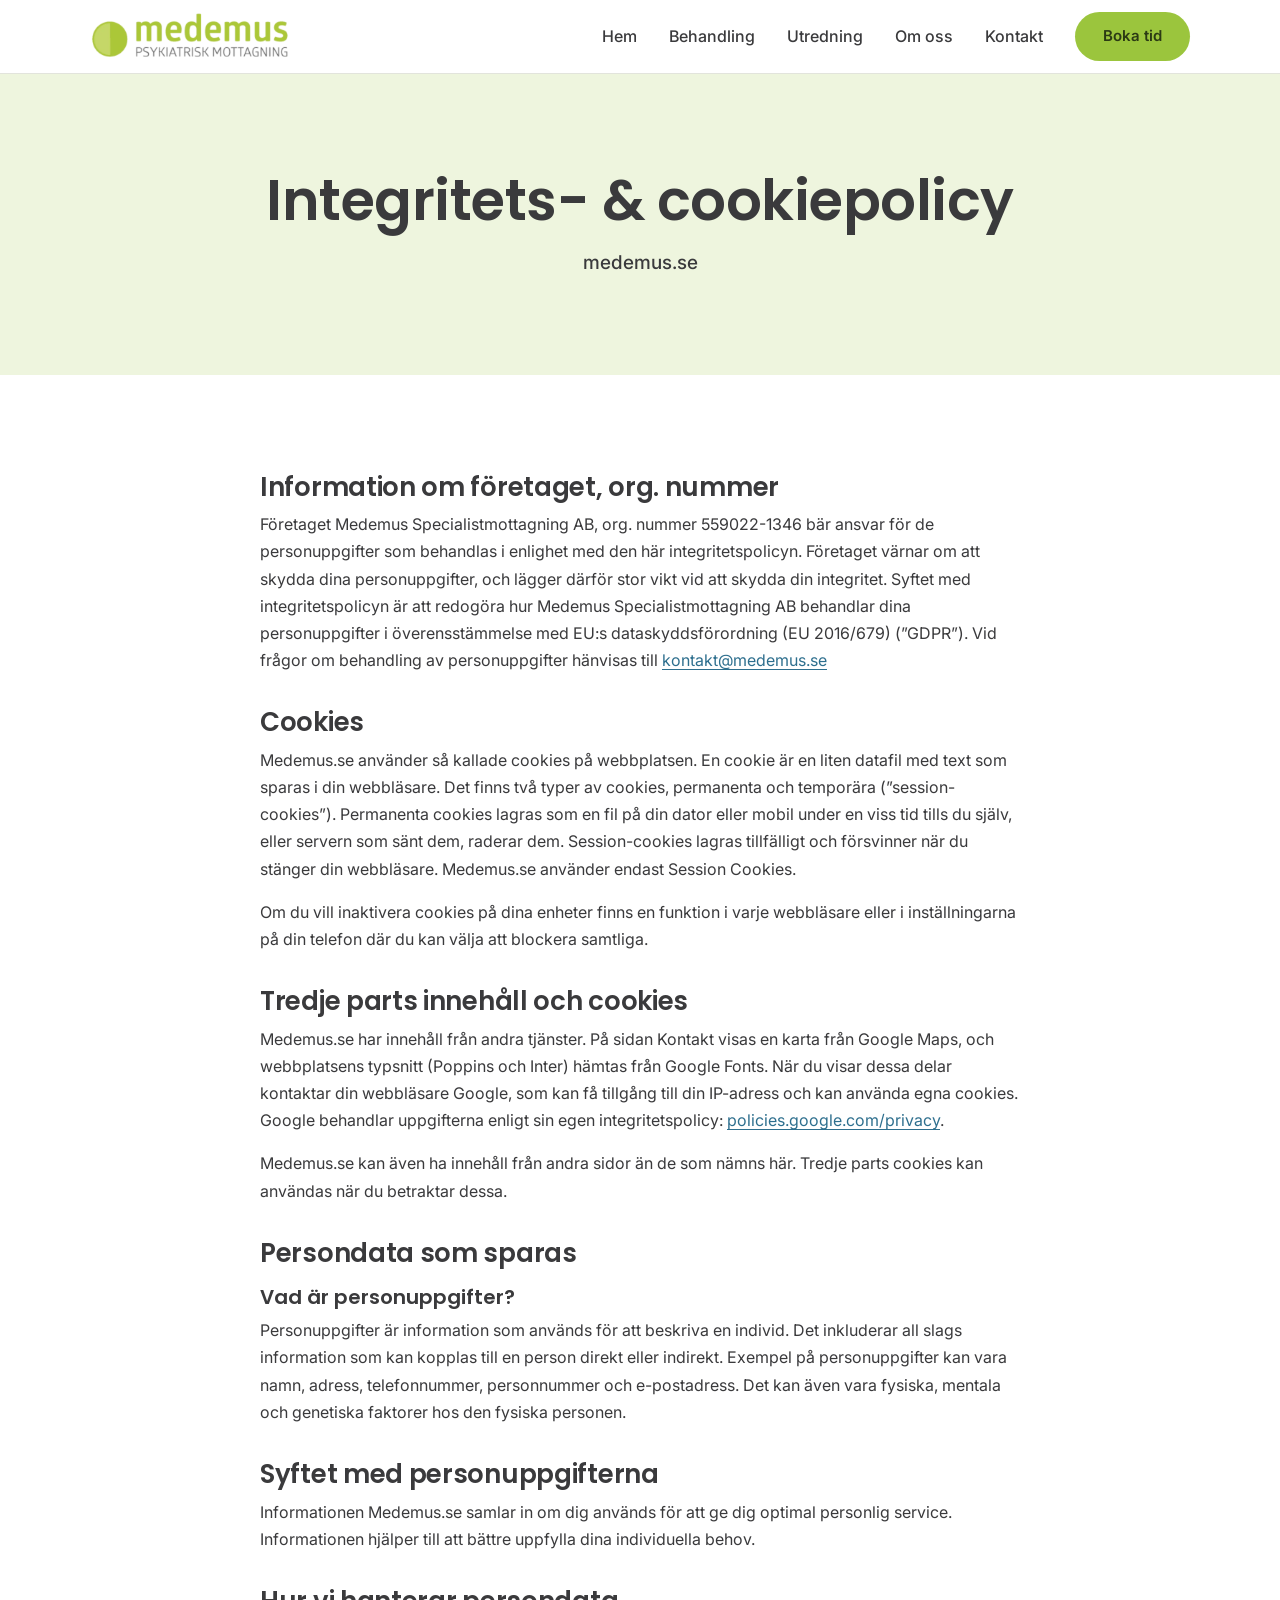
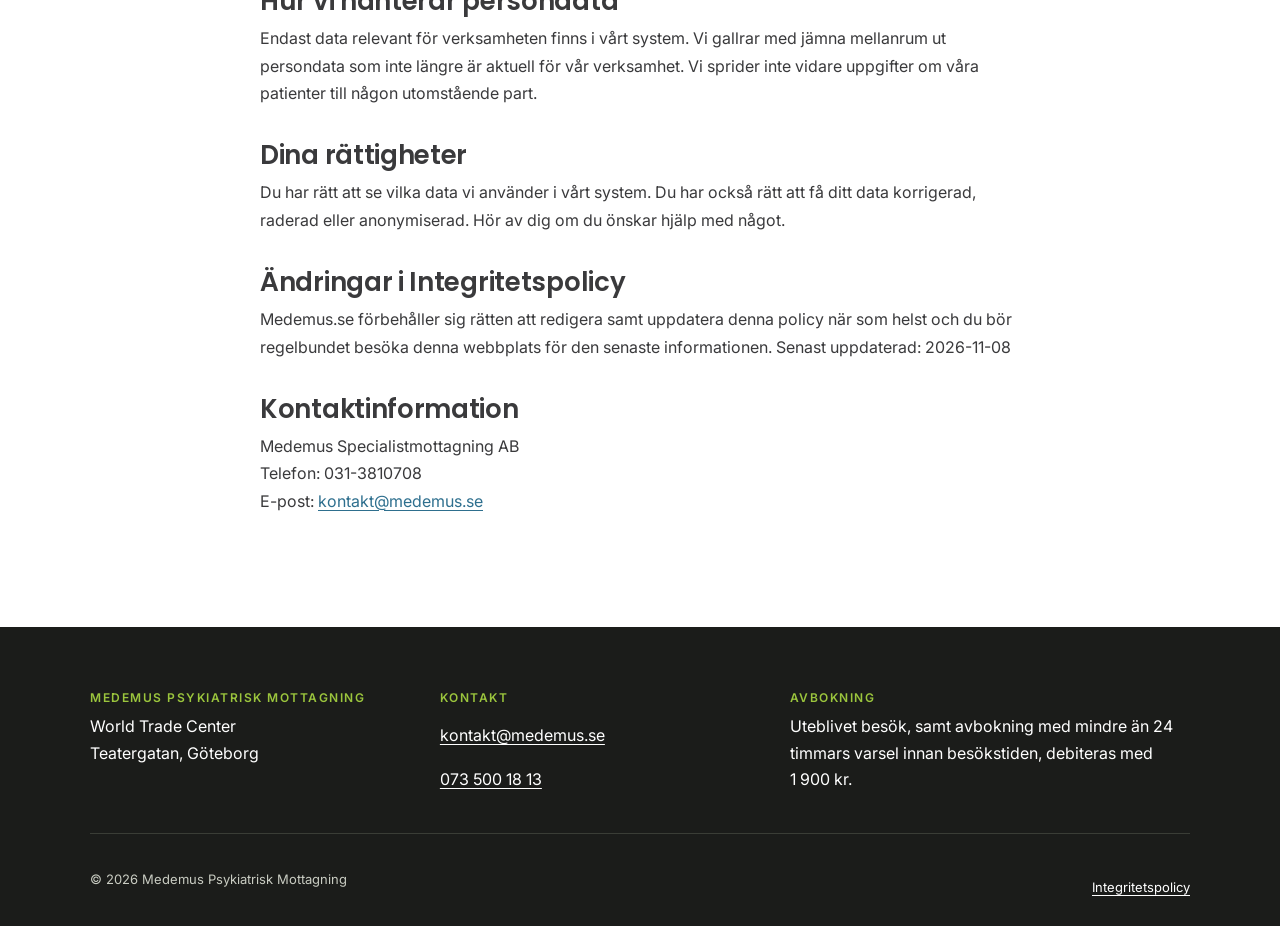
<file: pages/integritetspolicy.html>
<!DOCTYPE html>
<html lang="sv">
<head>
  <meta charset="UTF-8">
  <meta name="viewport" content="width=device-width, initial-scale=1">
  <title>Integritets- &amp; cookiepolicy – Medemus Psykiatrisk Mottagning</title>
  <meta name="description" content="Så behandlar Medemus personuppgifter och cookies på medemus.se, inklusive innehåll från Google Maps och Google Fonts.">

  <link rel="preconnect" href="https://fonts.googleapis.com">
  <link rel="preconnect" href="https://fonts.gstatic.com" crossorigin>
  <link href="https://fonts.googleapis.com/css2?family=Poppins:wght@400;500;600;700&family=Inter:wght@400;500;600;700&display=swap" rel="stylesheet">

  <link rel="stylesheet" href="../css/reset.css">
  <link rel="stylesheet" href="../css/variables.css">
  <link rel="stylesheet" href="../css/base.css">
  <link rel="stylesheet" href="../css/components.css">
  <link rel="stylesheet" href="../css/site.css?v=5">
</head>
<body>

  <a class="skip-link" href="#content">Hoppa till innehållet</a>

  <header class="v2-header is-cta-visible" data-cta="always">
    <div class="container v2-header__inner">
      <a href="../index.html" class="v2-logo" aria-label="Medemus psykiatrisk mottagning – startsida">
        <img src="../assets/images/medemus-logo.webp" alt="Medemus Psykiatrisk Mottagning">
      </a>
      <nav class="v2-nav" id="nav" aria-label="Huvudmeny">
        <a href="../index.html" class="v2-nav__link">Hem</a>
        <a href="behandling.html" class="v2-nav__link">Behandling</a>
        <a href="utredning.html" class="v2-nav__link">Utredning</a>
        <a href="om-oss.html" class="v2-nav__link">Om oss</a>
        <a href="kontakt.html" class="v2-nav__link">Kontakt</a>
        <a href="boka-tid.html" class="btn btn--primary v2-nav__cta">Boka tid</a>
      </nav>
      <a href="boka-tid.html" class="btn btn--primary v2-header__cta">Boka tid</a>
      <button class="nav-toggle" aria-expanded="false" aria-controls="nav" aria-label="Meny"><span class="nav-toggle__bars" aria-hidden="true"><span></span><span></span><span></span></span></button>
    </div>
  </header>

  <main id="content">

    <section class="page-hero">
      <div class="container page-hero__inner">
        <h1>Integritets- &amp; cookiepolicy</h1>
        <p class="page-hero__lead">medemus.se</p>
      </div>
    </section>

    <section class="v2-section">
      <div class="container prose">
        <h2>Information om företaget, org. nummer</h2>
        <p>Företaget Medemus Specialistmottagning AB, org. nummer 559022-1346 bär ansvar för de personuppgifter som behandlas i enlighet med den här integritetspolicyn. Företaget värnar om att skydda dina personuppgifter, och lägger därför stor vikt vid att skydda din integritet. Syftet med integritetspolicyn är att redogöra hur Medemus Specialistmottagning AB behandlar dina personuppgifter i överensstämmelse med EU:s dataskyddsförordning (EU 2016/679) (”GDPR”). Vid frågor om behandling av personuppgifter hänvisas till <a href="mailto:kontakt@medemus.se">kontakt@medemus.se</a></p>

        <h2>Cookies</h2>
        <p>Medemus.se använder så kallade cookies på webbplatsen. En cookie är en liten datafil med text som sparas i din webbläsare. Det finns två typer av cookies, permanenta och temporära (”session-cookies”). Permanenta cookies lagras som en fil på din dator eller mobil under en viss tid tills du själv, eller servern som sänt dem, raderar dem. Session-cookies lagras tillfälligt och försvinner när du stänger din webbläsare. Medemus.se använder endast Session Cookies.</p>
        <p>Om du vill inaktivera cookies på dina enheter finns en funktion i varje webbläsare eller i inställningarna på din telefon där du kan välja att blockera samtliga.</p>

        <h2>Tredje parts innehåll och cookies</h2>
        <p>Medemus.se har innehåll från andra tjänster. På sidan Kontakt visas en karta från Google Maps, och webbplatsens typsnitt (Poppins och Inter) hämtas från Google Fonts. När du visar dessa delar kontaktar din webbläsare Google, som kan få tillgång till din IP-adress och kan använda egna cookies. Google behandlar uppgifterna enligt sin egen integritetspolicy: <a href="https://policies.google.com/privacy">policies.google.com/privacy</a>.</p>
        <p>Medemus.se kan även ha innehåll från andra sidor än de som nämns här. Tredje parts cookies kan användas när du betraktar dessa.</p>

        <h2>Persondata som sparas</h2>
        <h3>Vad är personuppgifter?</h3>
        <p>Personuppgifter är information som används för att beskriva en individ. Det inkluderar all slags information som kan kopplas till en person direkt eller indirekt. Exempel på personuppgifter kan vara namn, adress, telefonnummer, personnummer och e-postadress. Det kan även vara fysiska, mentala och genetiska faktorer hos den fysiska personen.</p>

        <h2>Syftet med personuppgifterna</h2>
        <p>Informationen Medemus.se samlar in om dig används för att ge dig optimal personlig service. Informationen hjälper till att bättre uppfylla dina individuella behov.</p>

        <h2>Hur vi hanterar persondata</h2>
        <p>Endast data relevant för verksamheten finns i vårt system. Vi gallrar med jämna mellanrum ut persondata som inte längre är aktuell för vår verksamhet. Vi sprider inte vidare uppgifter om våra patienter till någon utomstående part.</p>

        <h2>Dina rättigheter</h2>
        <p>Du har rätt att se vilka data vi använder i vårt system. Du har också rätt att få ditt data korrigerad, raderad eller anonymiserad. Hör av dig om du önskar hjälp med något.</p>

        <h2>Ändringar i Integritetspolicy</h2>
        <p>Medemus.se förbehåller sig rätten att redigera samt uppdatera denna policy när som helst och du bör regelbundet besöka denna webbplats för den senaste informationen. Senast uppdaterad: 2026-11-08</p>

        <h2>Kontaktinformation</h2>
        <p>Medemus Specialistmottagning AB<br>Telefon: 031-3810708<br>E-post: <a href="mailto:kontakt@medemus.se">kontakt@medemus.se</a></p>
      </div>
    </section>

  </main>

  <footer class="v2-footer">
    <div class="container">
      <div class="v2-footer__grid">
        <div>
          <h2 class="v2-footer__title">Medemus Psykiatrisk Mottagning</h2>
          <address class="v2-footer__text">World Trade Center<br>Teatergatan, Göteborg</address>
        </div>
        <div>
          <h2 class="v2-footer__title">Kontakt</h2>
          <p class="v2-footer__text"><a href="mailto:kontakt@medemus.se">kontakt@medemus.se</a></p>
          <p class="v2-footer__text"><a href="tel:0735001813">073 500 18 13</a></p>
        </div>
        <div>
          <h2 class="v2-footer__title">Avbokning</h2>
          <p class="v2-footer__text">Uteblivet besök, samt avbokning med mindre än 24 timmars varsel innan besökstiden, debiteras med 1&nbsp;900&nbsp;kr.</p>
        </div>
      </div>
      <div class="v2-footer__bottom">
        <p>&copy; <span id="year"></span> Medemus Psykiatrisk Mottagning</p>
        <p><a href="integritetspolicy.html">Integritetspolicy</a></p>
      </div>
    </div>
  </footer>

  <script src="../js/main.js?v=5"></script>
</body>
</html>
</file>
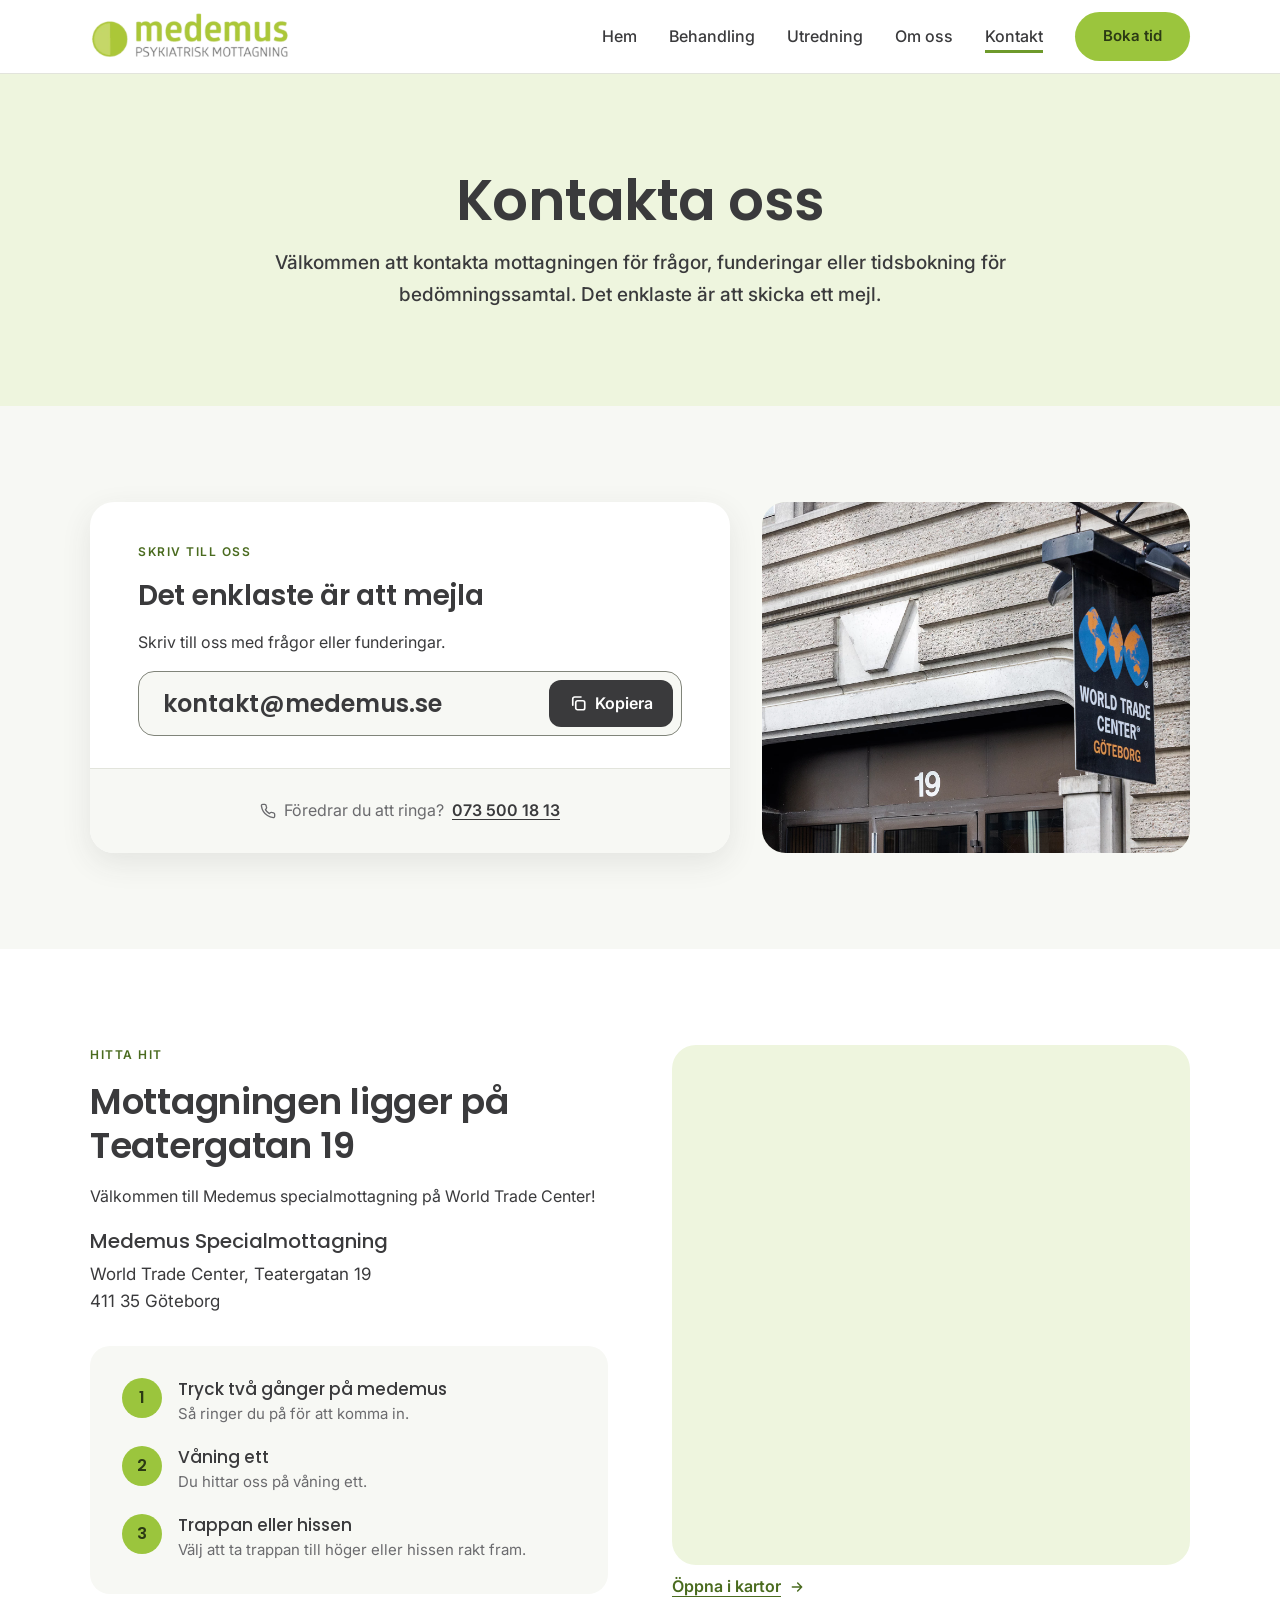
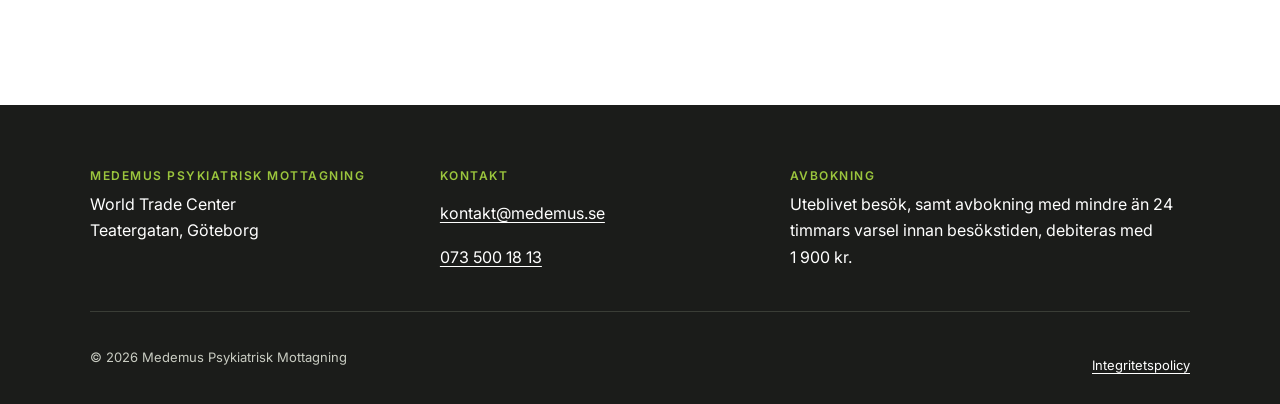
<file: pages/kontakt.html>
<!DOCTYPE html>
<html lang="sv">
<head>
  <meta charset="UTF-8">
  <meta name="viewport" content="width=device-width, initial-scale=1">
  <title>Kontakt – Medemus Psykiatrisk Mottagning</title>
  <meta name="description" content="Kontakta Medemus via e-post eller telefon. Mottagningen ligger på World Trade Center, Teatergatan 19 i Göteborg. Här finns adress och vägbeskrivning.">

  <link rel="preconnect" href="https://fonts.googleapis.com">
  <link rel="preconnect" href="https://fonts.gstatic.com" crossorigin>
  <link href="https://fonts.googleapis.com/css2?family=Poppins:wght@400;500;600;700&family=Inter:wght@400;500;600;700&display=swap" rel="stylesheet">

  <link rel="stylesheet" href="../css/reset.css">
  <link rel="stylesheet" href="../css/variables.css">
  <link rel="stylesheet" href="../css/base.css">
  <link rel="stylesheet" href="../css/components.css">
  <link rel="stylesheet" href="../css/site.css?v=5">
</head>
<body>

  <a class="skip-link" href="#content">Hoppa till innehållet</a>

  <header class="v2-header is-cta-visible" data-cta="always">
    <div class="container v2-header__inner">
      <a href="../index.html" class="v2-logo" aria-label="Medemus psykiatrisk mottagning – startsida">
        <img src="../assets/images/medemus-logo.webp" alt="Medemus Psykiatrisk Mottagning">
      </a>
      <nav class="v2-nav" id="nav" aria-label="Huvudmeny">
        <a href="../index.html" class="v2-nav__link">Hem</a>
        <a href="behandling.html" class="v2-nav__link">Behandling</a>
        <a href="utredning.html" class="v2-nav__link">Utredning</a>
        <a href="om-oss.html" class="v2-nav__link">Om oss</a>
        <a href="kontakt.html" class="v2-nav__link" aria-current="page">Kontakt</a>
        <a href="boka-tid.html" class="btn btn--primary v2-nav__cta">Boka tid</a>
      </nav>
      <a href="boka-tid.html" class="btn btn--primary v2-header__cta">Boka tid</a>
      <button class="nav-toggle" aria-expanded="false" aria-controls="nav" aria-label="Meny"><span class="nav-toggle__bars" aria-hidden="true"><span></span><span></span><span></span></span></button>
    </div>
  </header>

  <main id="content">

    <section class="page-hero">
      <div class="container page-hero__inner">
        <h1>Kontakta oss</h1>
        <p class="page-hero__lead">Välkommen att kontakta mottagningen för frågor, funderingar eller tidsbokning för bedömningssamtal. Det enklaste är att skicka ett mejl.</p>
      </div>
    </section>

    <section class="page-contact" aria-label="Kontaktvägar">
      <div class="contact-grid">
        <div class="mail-card mail-card--left">
        <div class="mail-card__body">
          <p class="mail-card__label">Skriv till oss</p>
          <h2>Det enklaste är att mejla</h2>
          <p>Skriv till oss med frågor eller funderingar.</p>
          <div class="copy-field" data-copy-field>
            <span class="copy-field__value">kontakt@medemus.se</span>
            <button type="button" class="copy-field__btn" data-copy="kontakt@medemus.se" aria-label="Kopiera e-postadressen kontakt@medemus.se"><svg data-icon-copy viewBox="0 0 24 24" aria-hidden="true" focusable="false"><rect x="9" y="9" width="12" height="12" rx="2.5"/><path d="M5 15V6.5A2.5 2.5 0 0 1 7.5 4H16"/></svg><svg data-icon-done hidden viewBox="0 0 24 24" aria-hidden="true" focusable="false"><path d="M5 12.5l4.5 4.5L19 7.5"/></svg><span class="copy-field__label">Kopiera</span><span class="copy-field__suffix"> e-postadress</span></button>
          </div>
          <p class="visually-hidden" role="status" aria-live="polite" data-copy-status></p>
        </div>
        <p class="mail-card__phone"><svg viewBox="0 0 24 24" aria-hidden="true" focusable="false"><path d="M22 16.9v3a2 2 0 0 1-2.2 2 19.8 19.8 0 0 1-8.6-3.1 19.5 19.5 0 0 1-6-6A19.8 19.8 0 0 1 2.1 4.2 2 2 0 0 1 4.1 2h3a2 2 0 0 1 2 1.7c.1 1 .4 1.9.7 2.8a2 2 0 0 1-.5 2.1L8.1 9.9a16 16 0 0 0 6 6l1.3-1.3a2 2 0 0 1 2.1-.4c.9.3 1.9.6 2.8.7a2 2 0 0 1 1.7 2z"/></svg>Föredrar du att ringa? <a href="tel:0735001813">073 500 18 13</a></p>
      </div>
        <figure class="contact-photo">
          <img src="../assets/images/entre-teatergatan-19.webp" alt="Entrén till World Trade Center på Teatergatan 19 i Göteborg" loading="lazy">
        </figure>
      </div>
    </section>

    <section class="v2-section" aria-labelledby="hitta-rubrik">
      <div class="container find find--stacked">
        <div class="find__text">
          <span class="v2-eyebrow">Hitta hit</span>
          <h2 id="hitta-rubrik">Mottagningen ligger på Teatergatan 19</h2>
          <p>Välkommen till Medemus specialmottagning på World Trade Center!</p>
          <address class="address"><strong>Medemus Specialmottagning</strong>World Trade Center, Teatergatan 19<br>411 35 Göteborg</address>
        </div>
        <div class="find__media">
          <iframe class="map" title="Karta över Medemus Specialmottagning, Teatergatan 19, Göteborg" src="https://www.google.com/maps?q=Teatergatan+19,+411+35+G%C3%B6teborg&amp;output=embed" loading="lazy" referrerpolicy="no-referrer-when-downgrade" allowfullscreen></iframe>
          <p><a class="link-arrow" href="https://www.google.com/maps/search/?api=1&amp;query=Teatergatan+19+411+35+G%C3%B6teborg">Öppna i kartor <svg viewBox="0 0 24 24" aria-hidden="true" focusable="false"><path d="M5 12h14M13 6l6 6-6 6"/></svg></a></p>
        </div>
        <div class="find__route"><ol class="route"><li><div><strong>Tryck två gånger på medemus</strong><span>Så ringer du på för att komma in.</span></div></li><li><div><strong>Våning ett</strong><span>Du hittar oss på våning ett.</span></div></li><li><div><strong>Trappan eller hissen</strong><span>Välj att ta trappan till höger eller hissen rakt fram.</span></div></li></ol></div>
      </div>
    </section>

  </main>

  <footer class="v2-footer">
    <div class="container">
      <div class="v2-footer__grid">
        <div>
          <h2 class="v2-footer__title">Medemus Psykiatrisk Mottagning</h2>
          <address class="v2-footer__text">World Trade Center<br>Teatergatan, Göteborg</address>
        </div>
        <div>
          <h2 class="v2-footer__title">Kontakt</h2>
          <p class="v2-footer__text"><a href="mailto:kontakt@medemus.se">kontakt@medemus.se</a></p>
          <p class="v2-footer__text"><a href="tel:0735001813">073 500 18 13</a></p>
        </div>
        <div>
          <h2 class="v2-footer__title">Avbokning</h2>
          <p class="v2-footer__text">Uteblivet besök, samt avbokning med mindre än 24 timmars varsel innan besökstiden, debiteras med 1&nbsp;900&nbsp;kr.</p>
        </div>
      </div>
      <div class="v2-footer__bottom">
        <p>&copy; <span id="year"></span> Medemus Psykiatrisk Mottagning</p>
        <p><a href="integritetspolicy.html">Integritetspolicy</a></p>
      </div>
    </div>
  </footer>

  <script src="../js/main.js?v=5"></script>
</body>
</html>
</file>
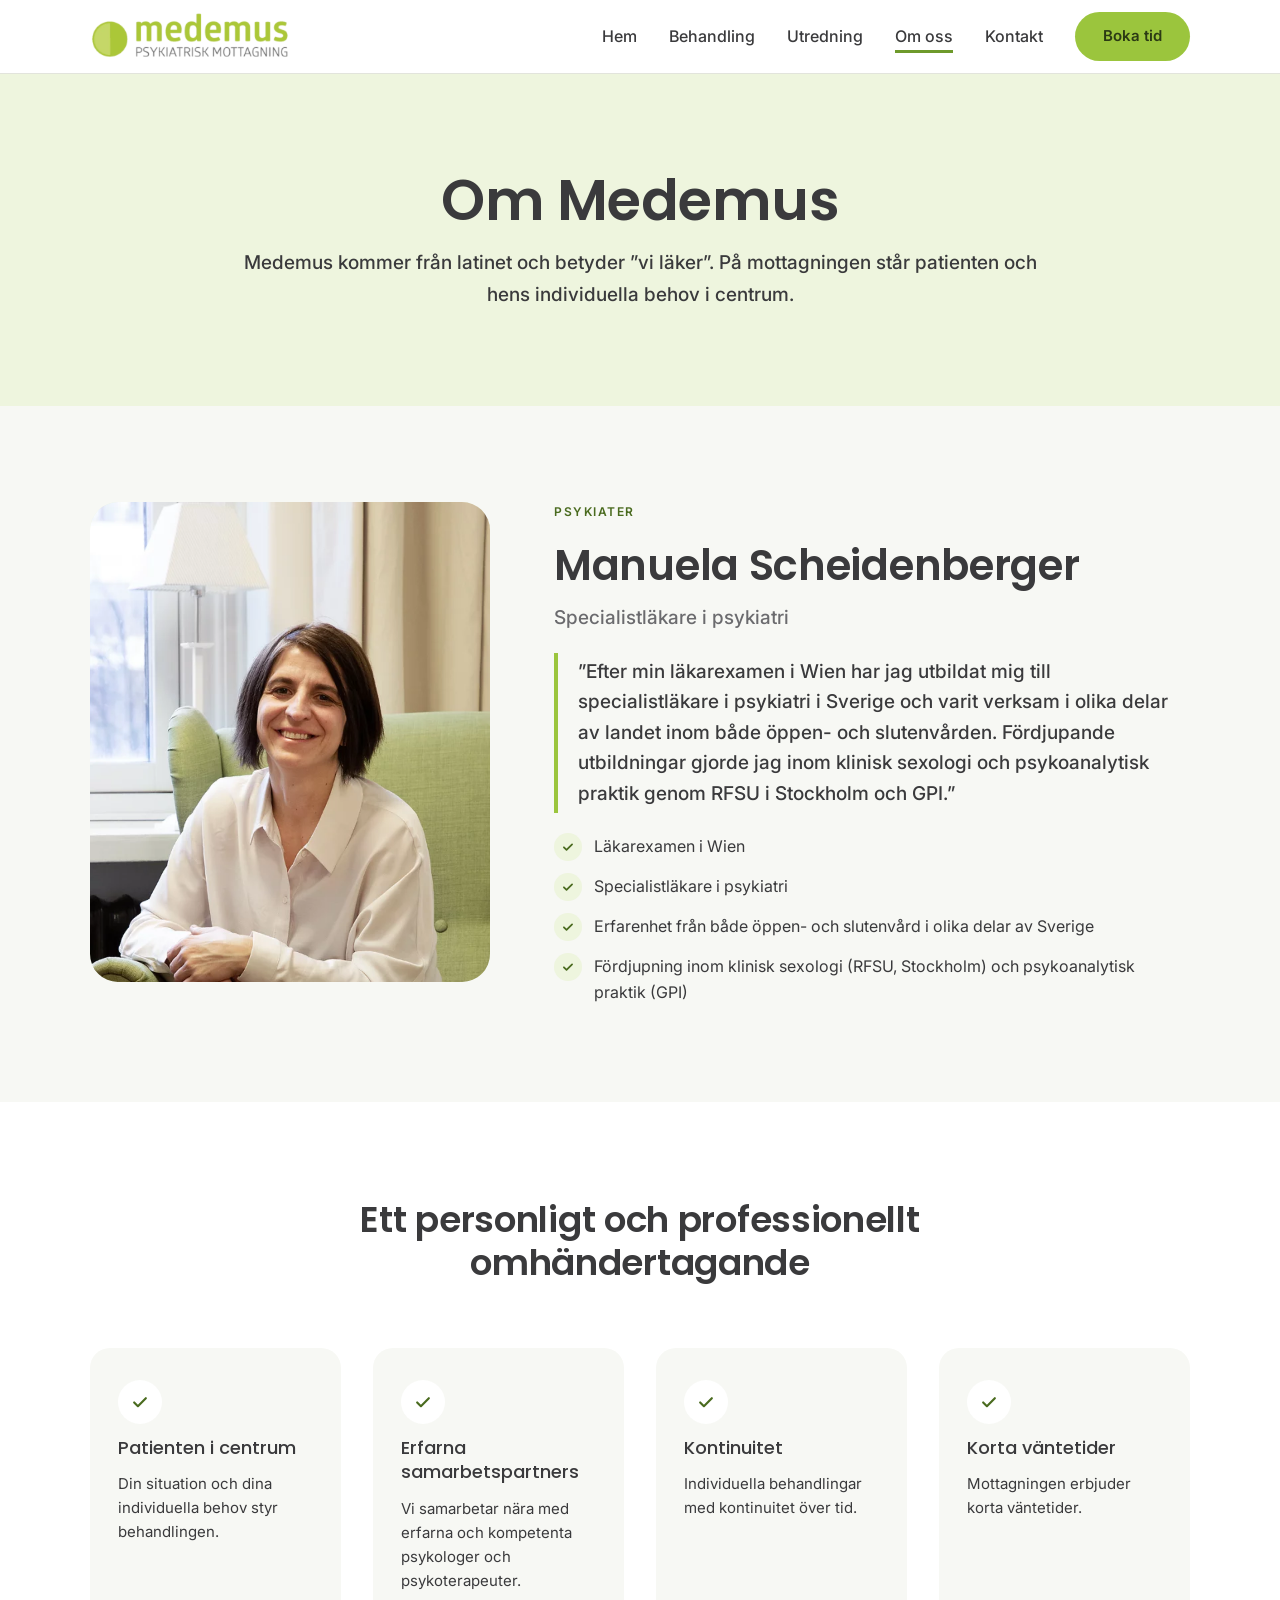
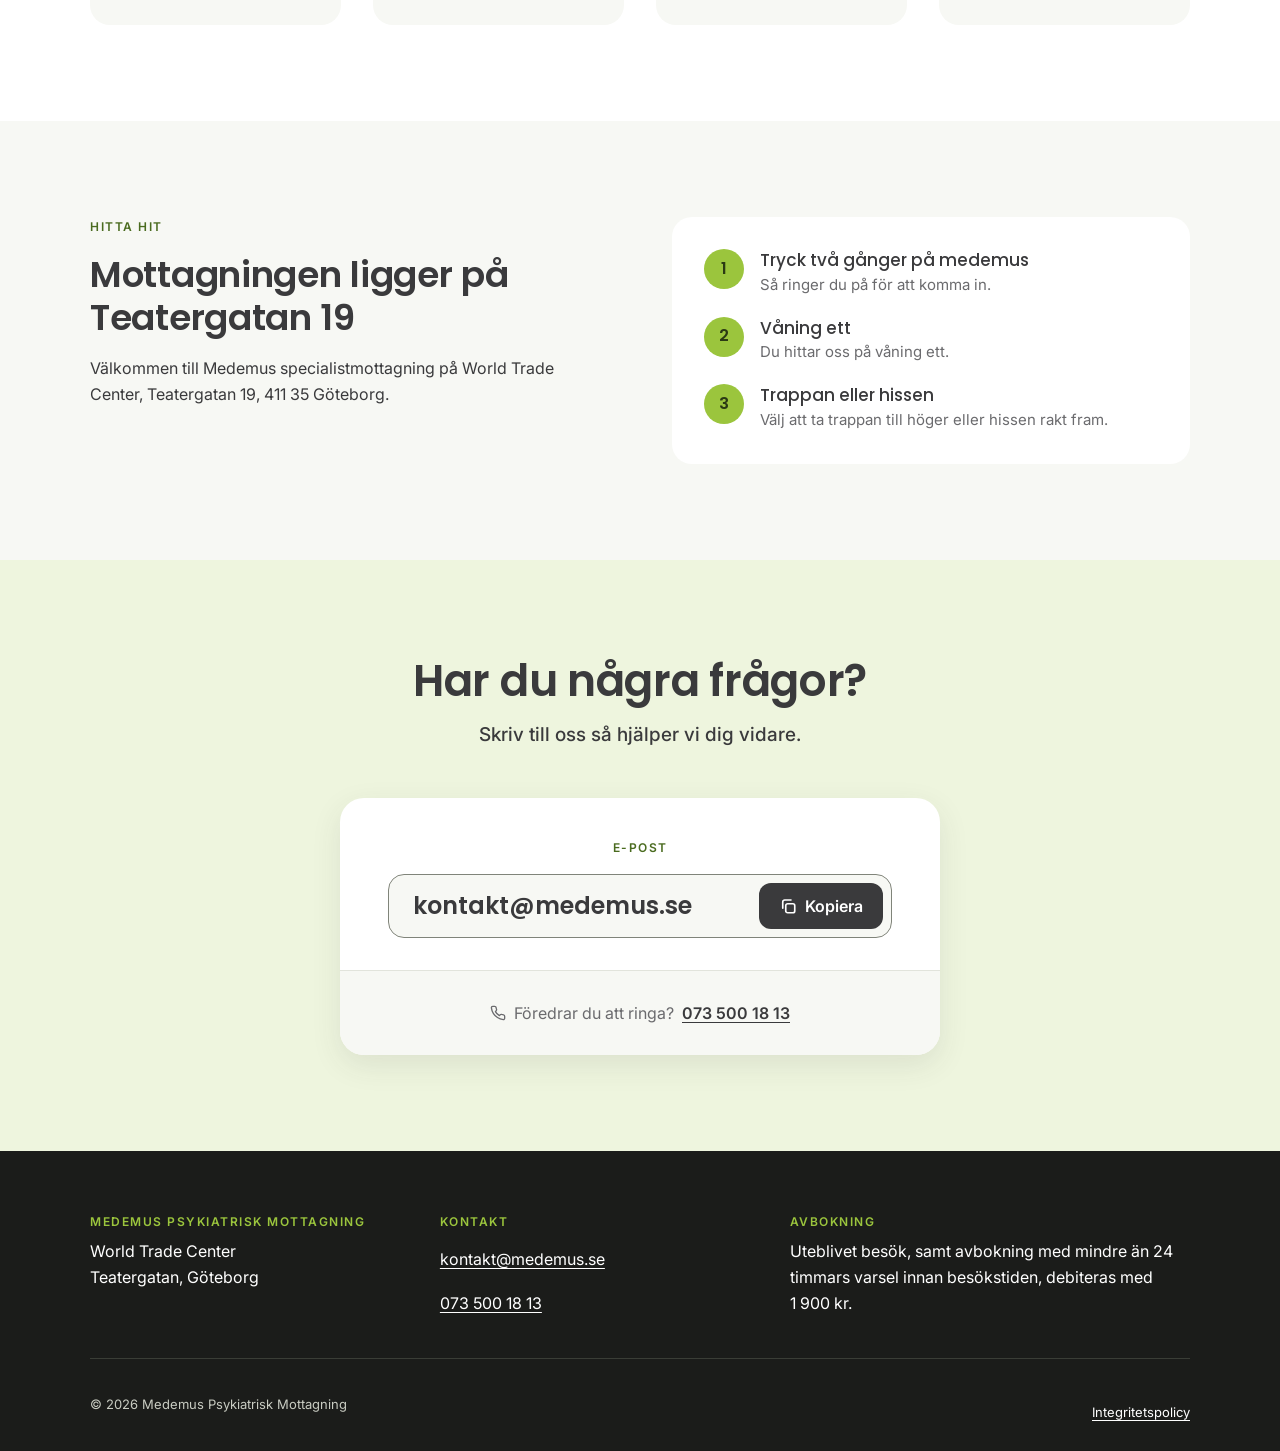
<file: pages/om-oss.html>
<!DOCTYPE html>
<html lang="sv">
<head>
  <meta charset="UTF-8">
  <meta name="viewport" content="width=device-width, initial-scale=1">
  <title>Om oss – Medemus Psykiatrisk Mottagning</title>
  <meta name="description" content="Medemus betyder ”vi läker”. Möt psykiatern Manuela Scheidenberger och läs om hur mottagningen arbetar, vad vi behandlar, utredningar, priser och hur du hittar hit.">

  <link rel="preconnect" href="https://fonts.googleapis.com">
  <link rel="preconnect" href="https://fonts.gstatic.com" crossorigin>
  <link href="https://fonts.googleapis.com/css2?family=Poppins:wght@400;500;600;700&family=Inter:wght@400;500;600;700&display=swap" rel="stylesheet">

  <link rel="stylesheet" href="../css/reset.css">
  <link rel="stylesheet" href="../css/variables.css">
  <link rel="stylesheet" href="../css/base.css">
  <link rel="stylesheet" href="../css/components.css">
  <link rel="stylesheet" href="../css/site.css?v=5">
</head>
<body>

  <a class="skip-link" href="#content">Hoppa till innehållet</a>

  <header class="v2-header is-cta-visible" data-cta="always">
    <div class="container v2-header__inner">
      <a href="../index.html" class="v2-logo" aria-label="Medemus psykiatrisk mottagning – startsida">
        <img src="../assets/images/medemus-logo.webp" alt="Medemus Psykiatrisk Mottagning">
      </a>
      <nav class="v2-nav" id="nav" aria-label="Huvudmeny">
        <a href="../index.html" class="v2-nav__link">Hem</a>
        <a href="behandling.html" class="v2-nav__link">Behandling</a>
        <a href="utredning.html" class="v2-nav__link">Utredning</a>
        <a href="om-oss.html" class="v2-nav__link" aria-current="page">Om oss</a>
        <a href="kontakt.html" class="v2-nav__link">Kontakt</a>
        <a href="boka-tid.html" class="btn btn--primary v2-nav__cta">Boka tid</a>
      </nav>
      <a href="boka-tid.html" class="btn btn--primary v2-header__cta">Boka tid</a>
      <button class="nav-toggle" aria-expanded="false" aria-controls="nav" aria-label="Meny"><span class="nav-toggle__bars" aria-hidden="true"><span></span><span></span><span></span></span></button>
    </div>
  </header>

  <main id="content">

    <section class="page-hero">
      <div class="container page-hero__inner">
        <h1>Om Medemus</h1>
        <p class="page-hero__lead">Medemus kommer från latinet och betyder ”vi läker”. På mottagningen står patienten och hens individuella behov i centrum.</p>
      </div>
    </section>

    <section class="v2-section v2-section--surface" aria-labelledby="psykiater-rubrik">
      <div class="container doctor">
        <img class="doctor__photo" src="../assets/images/manuela-scheidenberger.webp" alt="Psykiater Manuela Scheidenberger" loading="lazy">
        <div class="doctor__text">
          <span class="v2-eyebrow">Psykiater</span>
          <h2 id="psykiater-rubrik">Manuela Scheidenberger</h2>
          <p class="doctor__role">Specialistläkare i psykiatri</p>
          <blockquote class="quote"><p>”Efter min läkarexamen i Wien har jag utbildat mig till specialistläkare i psykiatri i Sverige och varit verksam i olika delar av landet inom både öppen- och slutenvården. Fördjupande utbildningar gjorde jag inom klinisk sexologi och psykoanalytisk praktik genom RFSU i Stockholm och GPI.”</p></blockquote>
          <ul class="checks"><li>Läkarexamen i Wien</li><li>Specialistläkare i psykiatri</li><li>Erfarenhet från både öppen- och slutenvård i olika delar av Sverige</li><li>Fördjupning inom klinisk sexologi (RFSU, Stockholm) och psykoanalytisk praktik (GPI)</li></ul>
        </div>
      </div>
    </section>

    <section class="v2-section" aria-labelledby="arbetssatt-rubrik">
      <div class="container">
        <div class="section-head">
          <h2 id="arbetssatt-rubrik">Ett personligt och professionellt omhändertagande</h2>
        </div>
        <div class="grid grid--4"><div class="tile"><span class="tile__icon" aria-hidden="true"><svg viewBox="0 0 24 24"><path d="M5 12.5l4.5 4.5L19 7.5"/></svg></span><h3>Patienten i centrum</h3><p>Din situation och dina individuella behov styr behandlingen.</p></div><div class="tile"><span class="tile__icon" aria-hidden="true"><svg viewBox="0 0 24 24"><path d="M5 12.5l4.5 4.5L19 7.5"/></svg></span><h3>Erfarna samarbetspartners</h3><p>Vi samarbetar nära med erfarna och kompetenta psykologer och psykoterapeuter.</p></div><div class="tile"><span class="tile__icon" aria-hidden="true"><svg viewBox="0 0 24 24"><path d="M5 12.5l4.5 4.5L19 7.5"/></svg></span><h3>Kontinuitet</h3><p>Individuella behandlingar med kontinuitet över tid.</p></div><div class="tile"><span class="tile__icon" aria-hidden="true"><svg viewBox="0 0 24 24"><path d="M5 12.5l4.5 4.5L19 7.5"/></svg></span><h3>Korta väntetider</h3><p>Mottagningen erbjuder korta väntetider.</p></div></div>
      </div>
    </section>

    <section class="v2-section v2-section--surface" aria-labelledby="hitta-rubrik">
      <div class="container find">
        <div class="find__text">
          <span class="v2-eyebrow">Hitta hit</span>
          <h2 id="hitta-rubrik">Mottagningen ligger på Teatergatan 19</h2>
          <p>Välkommen till Medemus specialistmottagning på World Trade Center, Teatergatan 19, 411 35 Göteborg.</p>
        </div>
        <ol class="route"><li><div><strong>Tryck två gånger på medemus</strong><span>Så ringer du på för att komma in.</span></div></li><li><div><strong>Våning ett</strong><span>Du hittar oss på våning ett.</span></div></li><li><div><strong>Trappan eller hissen</strong><span>Välj att ta trappan till höger eller hissen rakt fram.</span></div></li></ol>
      </div>
    </section>

    <section class="contact" aria-labelledby="contact-title">
      <div class="container contact__inner">
        <div class="contact__head">
          <h2 id="contact-title">Har du några frågor?</h2>
          <p>Skriv till oss så hjälper vi dig vidare.</p>
        </div>
        <div class="mail-card">
        <div class="mail-card__body">
          <p class="mail-card__label">E-post</p>
          <div class="copy-field" data-copy-field>
            <span class="copy-field__value">kontakt@medemus.se</span>
            <button type="button" class="copy-field__btn" data-copy="kontakt@medemus.se" aria-label="Kopiera e-postadressen kontakt@medemus.se"><svg data-icon-copy viewBox="0 0 24 24" aria-hidden="true" focusable="false"><rect x="9" y="9" width="12" height="12" rx="2.5"/><path d="M5 15V6.5A2.5 2.5 0 0 1 7.5 4H16"/></svg><svg data-icon-done hidden viewBox="0 0 24 24" aria-hidden="true" focusable="false"><path d="M5 12.5l4.5 4.5L19 7.5"/></svg><span class="copy-field__label">Kopiera</span><span class="copy-field__suffix"> e-postadress</span></button>
          </div>
          <p class="visually-hidden" role="status" aria-live="polite" data-copy-status></p>
        </div>
        <p class="mail-card__phone"><svg viewBox="0 0 24 24" aria-hidden="true" focusable="false"><path d="M22 16.9v3a2 2 0 0 1-2.2 2 19.8 19.8 0 0 1-8.6-3.1 19.5 19.5 0 0 1-6-6A19.8 19.8 0 0 1 2.1 4.2 2 2 0 0 1 4.1 2h3a2 2 0 0 1 2 1.7c.1 1 .4 1.9.7 2.8a2 2 0 0 1-.5 2.1L8.1 9.9a16 16 0 0 0 6 6l1.3-1.3a2 2 0 0 1 2.1-.4c.9.3 1.9.6 2.8.7a2 2 0 0 1 1.7 2z"/></svg>Föredrar du att ringa? <a href="tel:0735001813">073 500 18 13</a></p>
      </div>
      </div>
    </section>

  </main>

  <footer class="v2-footer">
    <div class="container">
      <div class="v2-footer__grid">
        <div>
          <h2 class="v2-footer__title">Medemus Psykiatrisk Mottagning</h2>
          <address class="v2-footer__text">World Trade Center<br>Teatergatan, Göteborg</address>
        </div>
        <div>
          <h2 class="v2-footer__title">Kontakt</h2>
          <p class="v2-footer__text"><a href="mailto:kontakt@medemus.se">kontakt@medemus.se</a></p>
          <p class="v2-footer__text"><a href="tel:0735001813">073 500 18 13</a></p>
        </div>
        <div>
          <h2 class="v2-footer__title">Avbokning</h2>
          <p class="v2-footer__text">Uteblivet besök, samt avbokning med mindre än 24 timmars varsel innan besökstiden, debiteras med 1&nbsp;900&nbsp;kr.</p>
        </div>
      </div>
      <div class="v2-footer__bottom">
        <p>&copy; <span id="year"></span> Medemus Psykiatrisk Mottagning</p>
        <p><a href="integritetspolicy.html">Integritetspolicy</a></p>
      </div>
    </div>
  </footer>

  <script src="../js/main.js?v=5"></script>
</body>
</html>
</file>
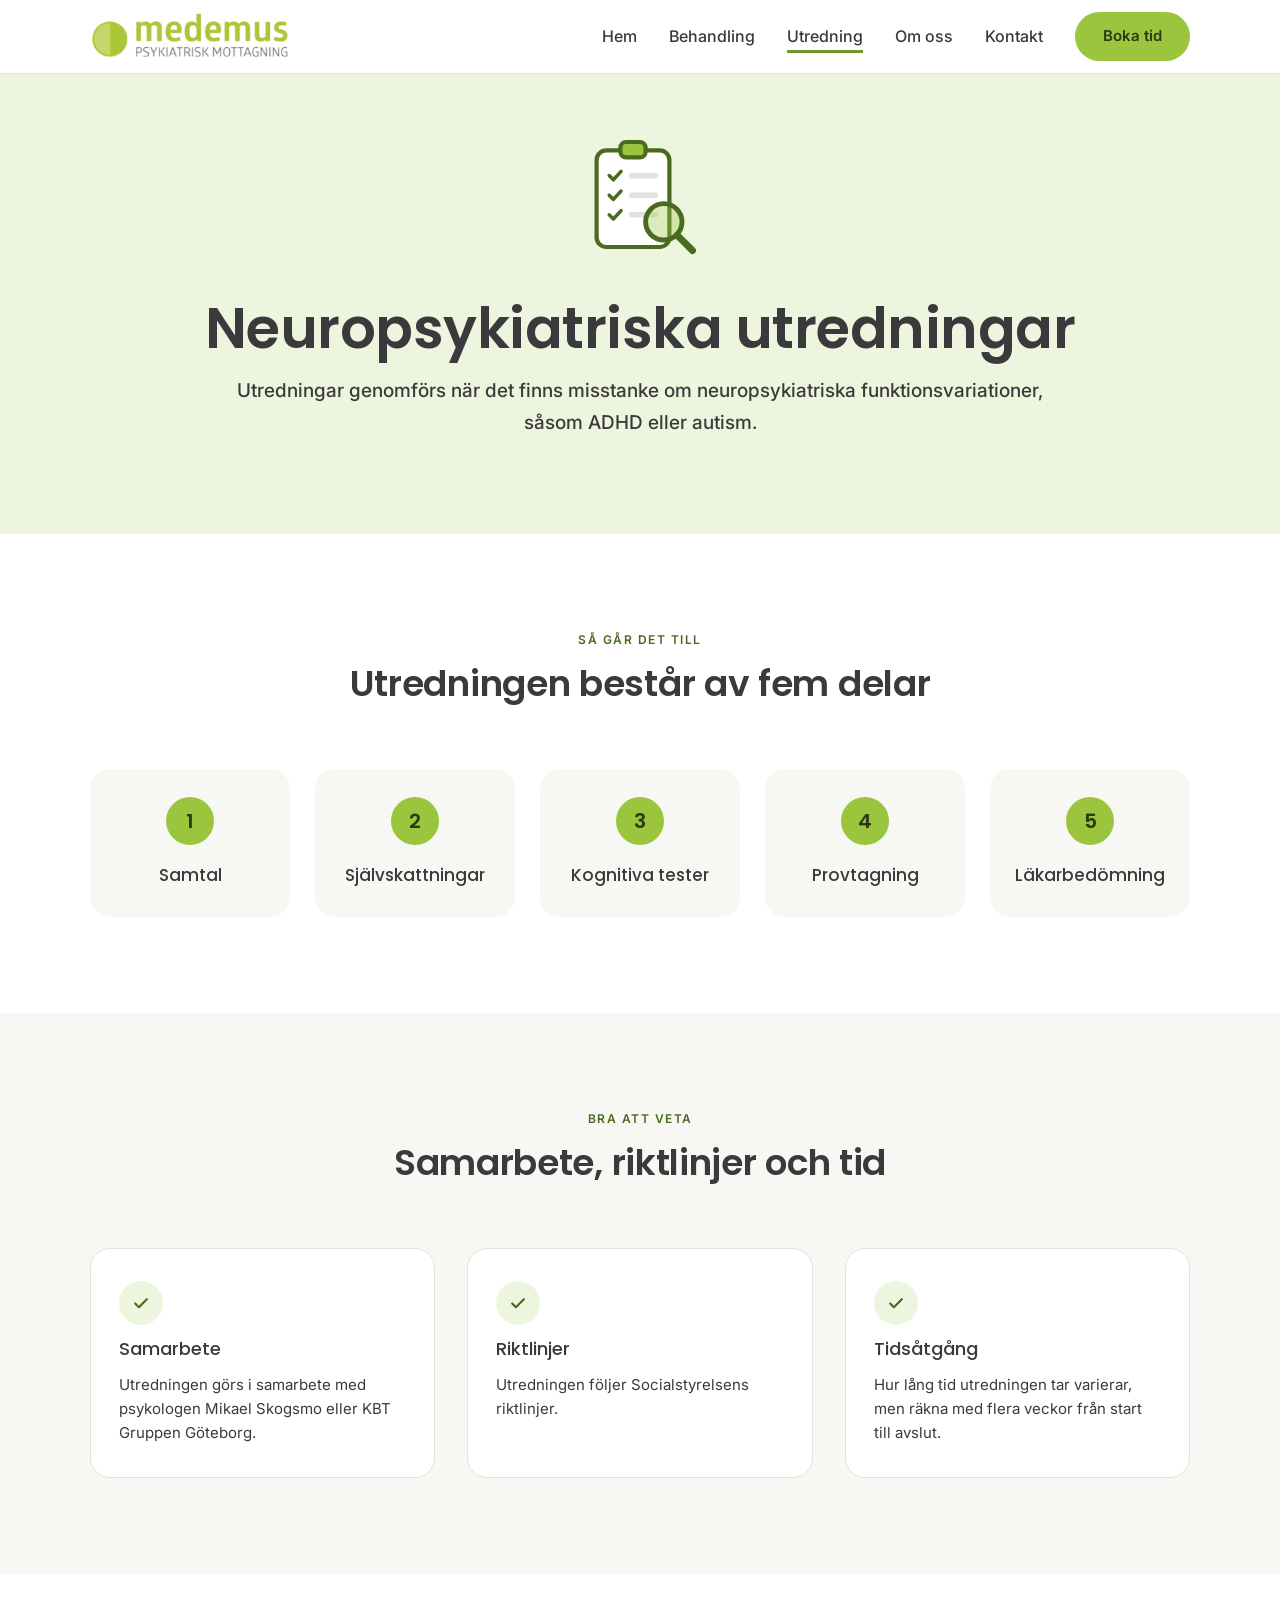
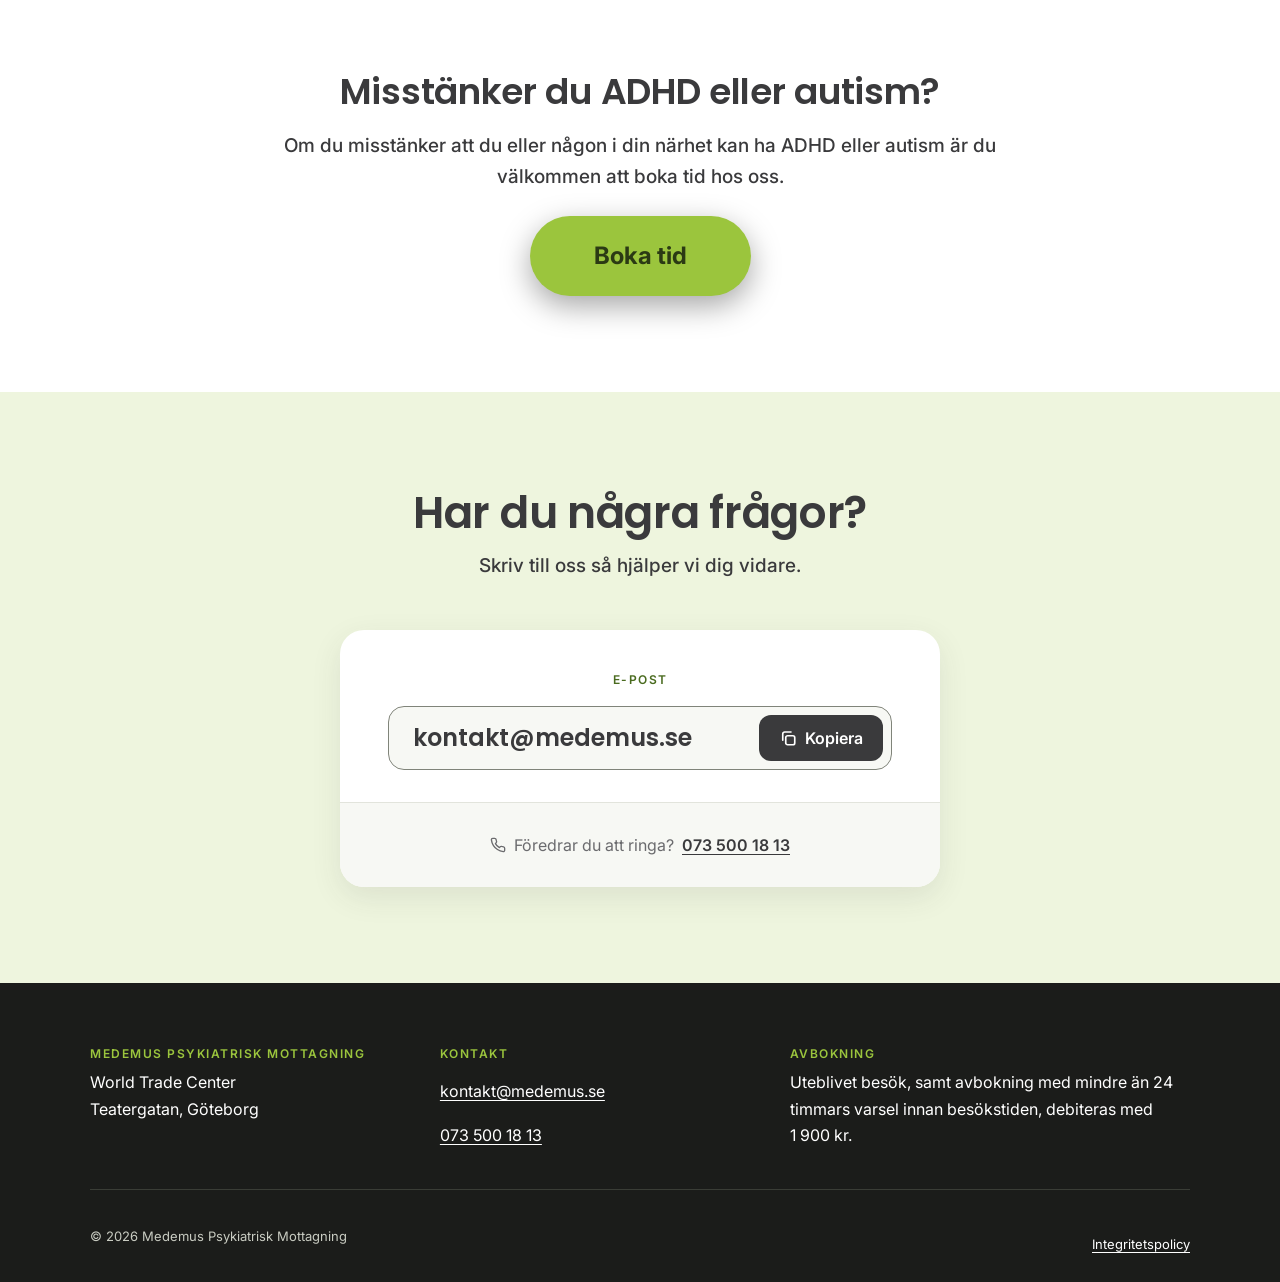
<file: pages/utredning.html>
<!DOCTYPE html>
<html lang="sv">
<head>
  <meta charset="UTF-8">
  <meta name="viewport" content="width=device-width, initial-scale=1">
  <title>Neuropsykiatriska utredningar – Medemus Psykiatrisk Mottagning</title>
  <meta name="description" content="Utredning av ADHD och autism i samarbete med psykolog, enligt Socialstyrelsens riktlinjer. Utredningen består av samtal, självskattningar, kognitiva tester, provtagning och läkarbedömning.">

  <link rel="preconnect" href="https://fonts.googleapis.com">
  <link rel="preconnect" href="https://fonts.gstatic.com" crossorigin>
  <link href="https://fonts.googleapis.com/css2?family=Poppins:wght@400;500;600;700&family=Inter:wght@400;500;600;700&display=swap" rel="stylesheet">

  <link rel="stylesheet" href="../css/reset.css">
  <link rel="stylesheet" href="../css/variables.css">
  <link rel="stylesheet" href="../css/base.css">
  <link rel="stylesheet" href="../css/components.css">
  <link rel="stylesheet" href="../css/site.css?v=5">
</head>
<body>

  <a class="skip-link" href="#content">Hoppa till innehållet</a>

  <header class="v2-header is-cta-visible" data-cta="always">
    <div class="container v2-header__inner">
      <a href="../index.html" class="v2-logo" aria-label="Medemus psykiatrisk mottagning – startsida">
        <img src="../assets/images/medemus-logo.webp" alt="Medemus Psykiatrisk Mottagning">
      </a>
      <nav class="v2-nav" id="nav" aria-label="Huvudmeny">
        <a href="../index.html" class="v2-nav__link">Hem</a>
        <a href="behandling.html" class="v2-nav__link">Behandling</a>
        <a href="utredning.html" class="v2-nav__link" aria-current="page">Utredning</a>
        <a href="om-oss.html" class="v2-nav__link">Om oss</a>
        <a href="kontakt.html" class="v2-nav__link">Kontakt</a>
        <a href="boka-tid.html" class="btn btn--primary v2-nav__cta">Boka tid</a>
      </nav>
      <a href="boka-tid.html" class="btn btn--primary v2-header__cta">Boka tid</a>
      <button class="nav-toggle" aria-expanded="false" aria-controls="nav" aria-label="Meny"><span class="nav-toggle__bars" aria-hidden="true"><span></span><span></span><span></span></span></button>
    </div>
  </header>

  <main id="content">

    <section class="page-hero page-hero--icon">
      <div class="container page-hero__inner">
        <svg class="page-hero__icon" viewBox="0 0 240 240" width="168" height="168" aria-hidden="true" focusable="false">
            <path class="ic-blob" d="M122 8C182 6 230 52 232 114c2 62-42 118-106 120C62 236 10 190 8 126 6 62 60 10 122 8z"/>
            <g transform="translate(-4 -2)">
              <rect class="ic-board" x="62" y="54" width="104" height="138" rx="14"/>
              <rect class="ic-clip" x="96" y="42" width="36" height="22" rx="8"/>
              <path class="ic-tick" d="M80 90l6 6 11-12"/><rect class="ic-line" x="108" y="86" width="42" height="8" rx="4"/><path class="ic-tick" d="M80 118l6 6 11-12"/><rect class="ic-line" x="108" y="114" width="42" height="8" rx="4"/><path class="ic-tick" d="M80 146l6 6 11-12"/><rect class="ic-line" x="108" y="142" width="42" height="8" rx="4"/>
              <circle class="ic-lens" cx="158" cy="156" r="26"/>
              <path class="ic-handle" d="M177 175l22 22"/>
            </g>
          </svg>
        <h1>Neuropsykiatriska utredningar</h1>
        <p class="page-hero__lead">Utredningar genomförs när det finns misstanke om neuropsykiatriska funktionsvariationer, såsom ADHD eller autism.</p>
      </div>
    </section>

    <section class="v2-section" aria-labelledby="steg-rubrik">
      <div class="container">
        <div class="section-head">
          <span class="v2-eyebrow">Så går det till</span>
          <h2 id="steg-rubrik">Utredningen består av fem delar</h2>
        </div>
        <ol class="grid grid--5 steps"><li class="step"><span class="num" aria-hidden="true">1</span>Samtal</li><li class="step"><span class="num" aria-hidden="true">2</span>Självskattningar</li><li class="step"><span class="num" aria-hidden="true">3</span>Kognitiva tester</li><li class="step"><span class="num" aria-hidden="true">4</span>Provtagning</li><li class="step"><span class="num" aria-hidden="true">5</span>Läkarbedömning</li></ol>
      </div>
    </section>

    <section class="v2-section v2-section--surface" aria-labelledby="info-rubrik">
      <div class="container">
        <div class="section-head">
          <span class="v2-eyebrow">Bra att veta</span>
          <h2 id="info-rubrik">Samarbete, riktlinjer och tid</h2>
        </div>
        <div class="grid grid--3">
          <div class="tile tile--white"><span class="tile__icon" aria-hidden="true"><svg viewBox="0 0 24 24"><path d="M5 12.5l4.5 4.5L19 7.5"/></svg></span><h3>Samarbete</h3><p>Utredningen görs i samarbete med psykologen Mikael Skogsmo eller KBT Gruppen Göteborg.</p></div>
          <div class="tile tile--white"><span class="tile__icon" aria-hidden="true"><svg viewBox="0 0 24 24"><path d="M5 12.5l4.5 4.5L19 7.5"/></svg></span><h3>Riktlinjer</h3><p>Utredningen följer Socialstyrelsens riktlinjer.</p></div>
          <div class="tile tile--white"><span class="tile__icon" aria-hidden="true"><svg viewBox="0 0 24 24"><path d="M5 12.5l4.5 4.5L19 7.5"/></svg></span><h3>Tidsåtgång</h3><p>Hur lång tid utredningen tar varierar, men räkna med flera veckor från start till avslut.</p></div>
        </div>
      </div>
    </section>

    <section class="v2-section cta-band" aria-labelledby="misstanke-rubrik">
      <div class="container">
        <h2 id="misstanke-rubrik">Misstänker du ADHD eller autism?</h2>
        <p>Om du misstänker att du eller någon i din närhet kan ha ADHD eller autism är du välkommen att boka tid hos oss.</p>
        <a href="boka-tid.html" class="btn btn--primary btn--xl">Boka tid</a>
      </div>
    </section>

    <section class="contact" aria-labelledby="contact-title">
      <div class="container contact__inner">
        <div class="contact__head">
          <h2 id="contact-title">Har du några frågor?</h2>
          <p>Skriv till oss så hjälper vi dig vidare.</p>
        </div>
        <div class="mail-card">
        <div class="mail-card__body">
          <p class="mail-card__label">E-post</p>
          <div class="copy-field" data-copy-field>
            <span class="copy-field__value">kontakt@medemus.se</span>
            <button type="button" class="copy-field__btn" data-copy="kontakt@medemus.se" aria-label="Kopiera e-postadressen kontakt@medemus.se"><svg data-icon-copy viewBox="0 0 24 24" aria-hidden="true" focusable="false"><rect x="9" y="9" width="12" height="12" rx="2.5"/><path d="M5 15V6.5A2.5 2.5 0 0 1 7.5 4H16"/></svg><svg data-icon-done hidden viewBox="0 0 24 24" aria-hidden="true" focusable="false"><path d="M5 12.5l4.5 4.5L19 7.5"/></svg><span class="copy-field__label">Kopiera</span><span class="copy-field__suffix"> e-postadress</span></button>
          </div>
          <p class="visually-hidden" role="status" aria-live="polite" data-copy-status></p>
        </div>
        <p class="mail-card__phone"><svg viewBox="0 0 24 24" aria-hidden="true" focusable="false"><path d="M22 16.9v3a2 2 0 0 1-2.2 2 19.8 19.8 0 0 1-8.6-3.1 19.5 19.5 0 0 1-6-6A19.8 19.8 0 0 1 2.1 4.2 2 2 0 0 1 4.1 2h3a2 2 0 0 1 2 1.7c.1 1 .4 1.9.7 2.8a2 2 0 0 1-.5 2.1L8.1 9.9a16 16 0 0 0 6 6l1.3-1.3a2 2 0 0 1 2.1-.4c.9.3 1.9.6 2.8.7a2 2 0 0 1 1.7 2z"/></svg>Föredrar du att ringa? <a href="tel:0735001813">073 500 18 13</a></p>
      </div>
      </div>
    </section>

  </main>

  <footer class="v2-footer">
    <div class="container">
      <div class="v2-footer__grid">
        <div>
          <h2 class="v2-footer__title">Medemus Psykiatrisk Mottagning</h2>
          <address class="v2-footer__text">World Trade Center<br>Teatergatan, Göteborg</address>
        </div>
        <div>
          <h2 class="v2-footer__title">Kontakt</h2>
          <p class="v2-footer__text"><a href="mailto:kontakt@medemus.se">kontakt@medemus.se</a></p>
          <p class="v2-footer__text"><a href="tel:0735001813">073 500 18 13</a></p>
        </div>
        <div>
          <h2 class="v2-footer__title">Avbokning</h2>
          <p class="v2-footer__text">Uteblivet besök, samt avbokning med mindre än 24 timmars varsel innan besökstiden, debiteras med 1&nbsp;900&nbsp;kr.</p>
        </div>
      </div>
      <div class="v2-footer__bottom">
        <p>&copy; <span id="year"></span> Medemus Psykiatrisk Mottagning</p>
        <p><a href="integritetspolicy.html">Integritetspolicy</a></p>
      </div>
    </div>
  </footer>

  <script src="../js/main.js?v=5"></script>
</body>
</html>
</file>
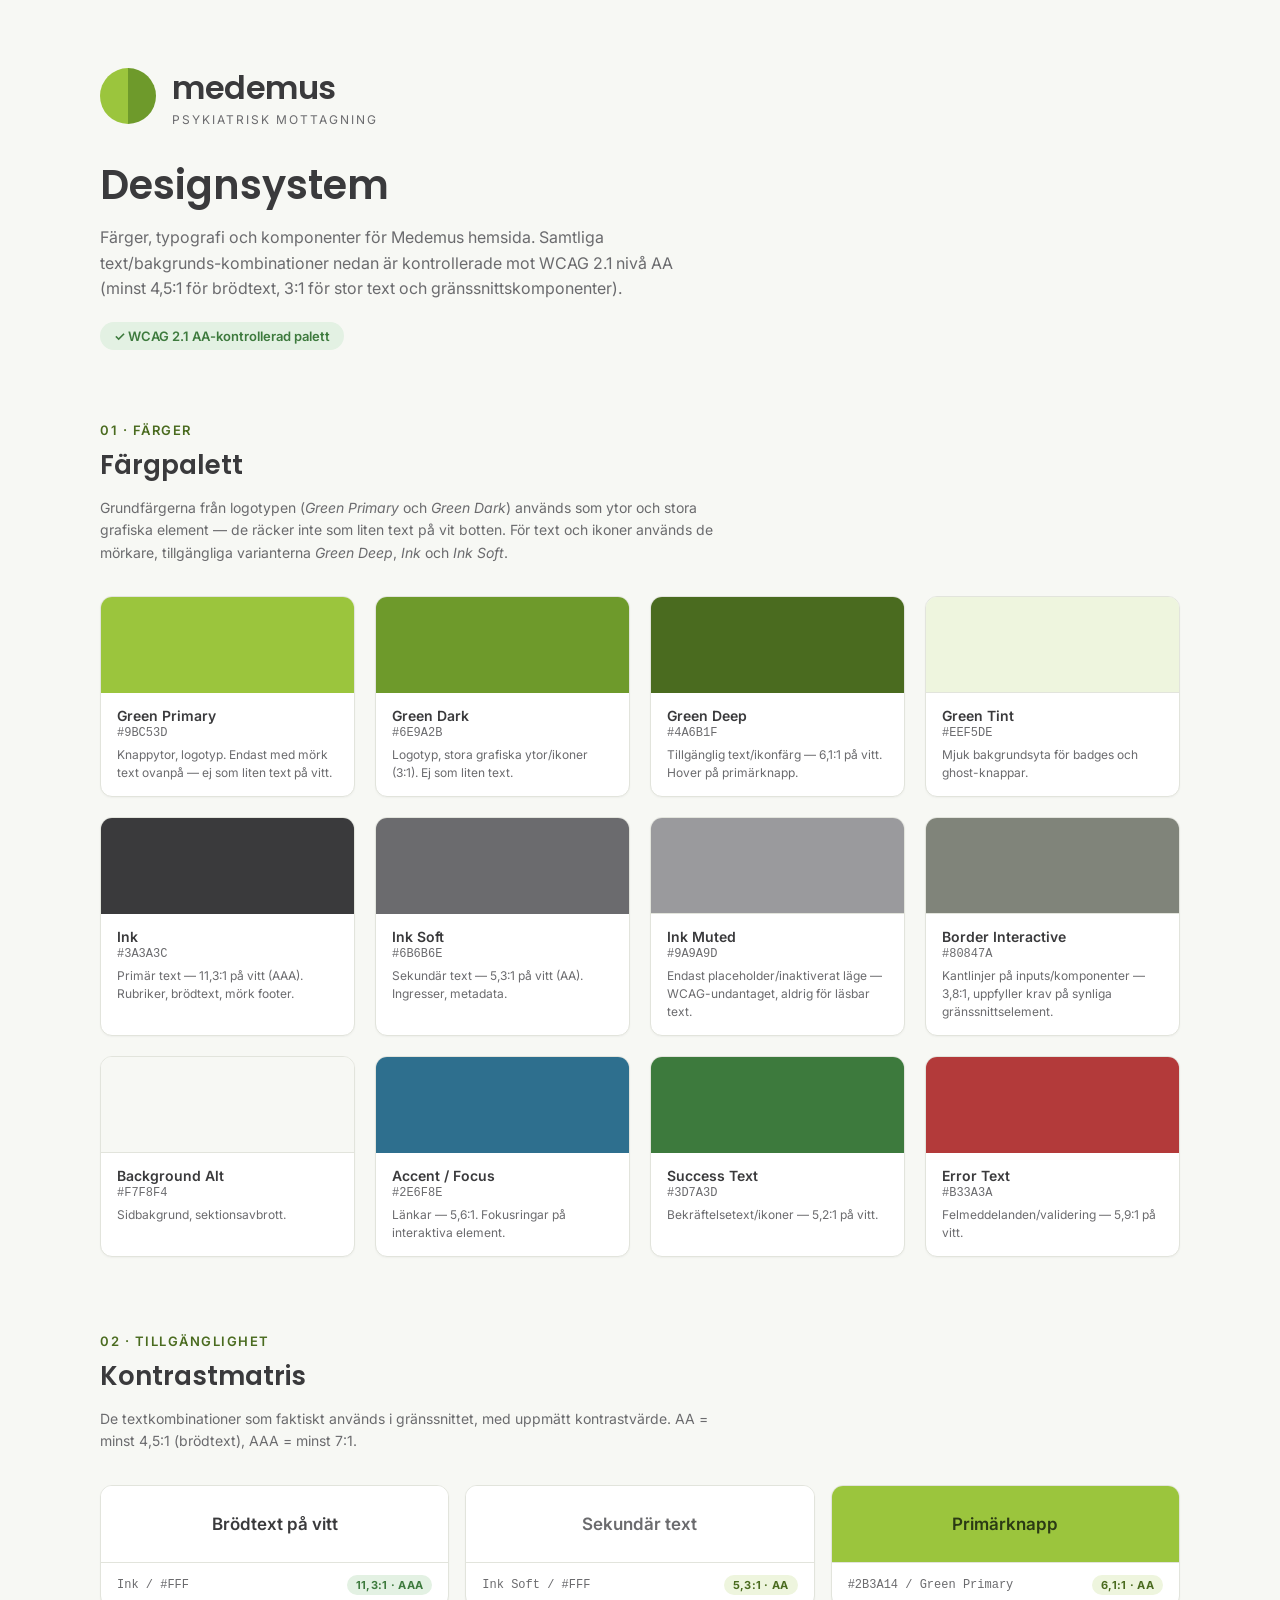
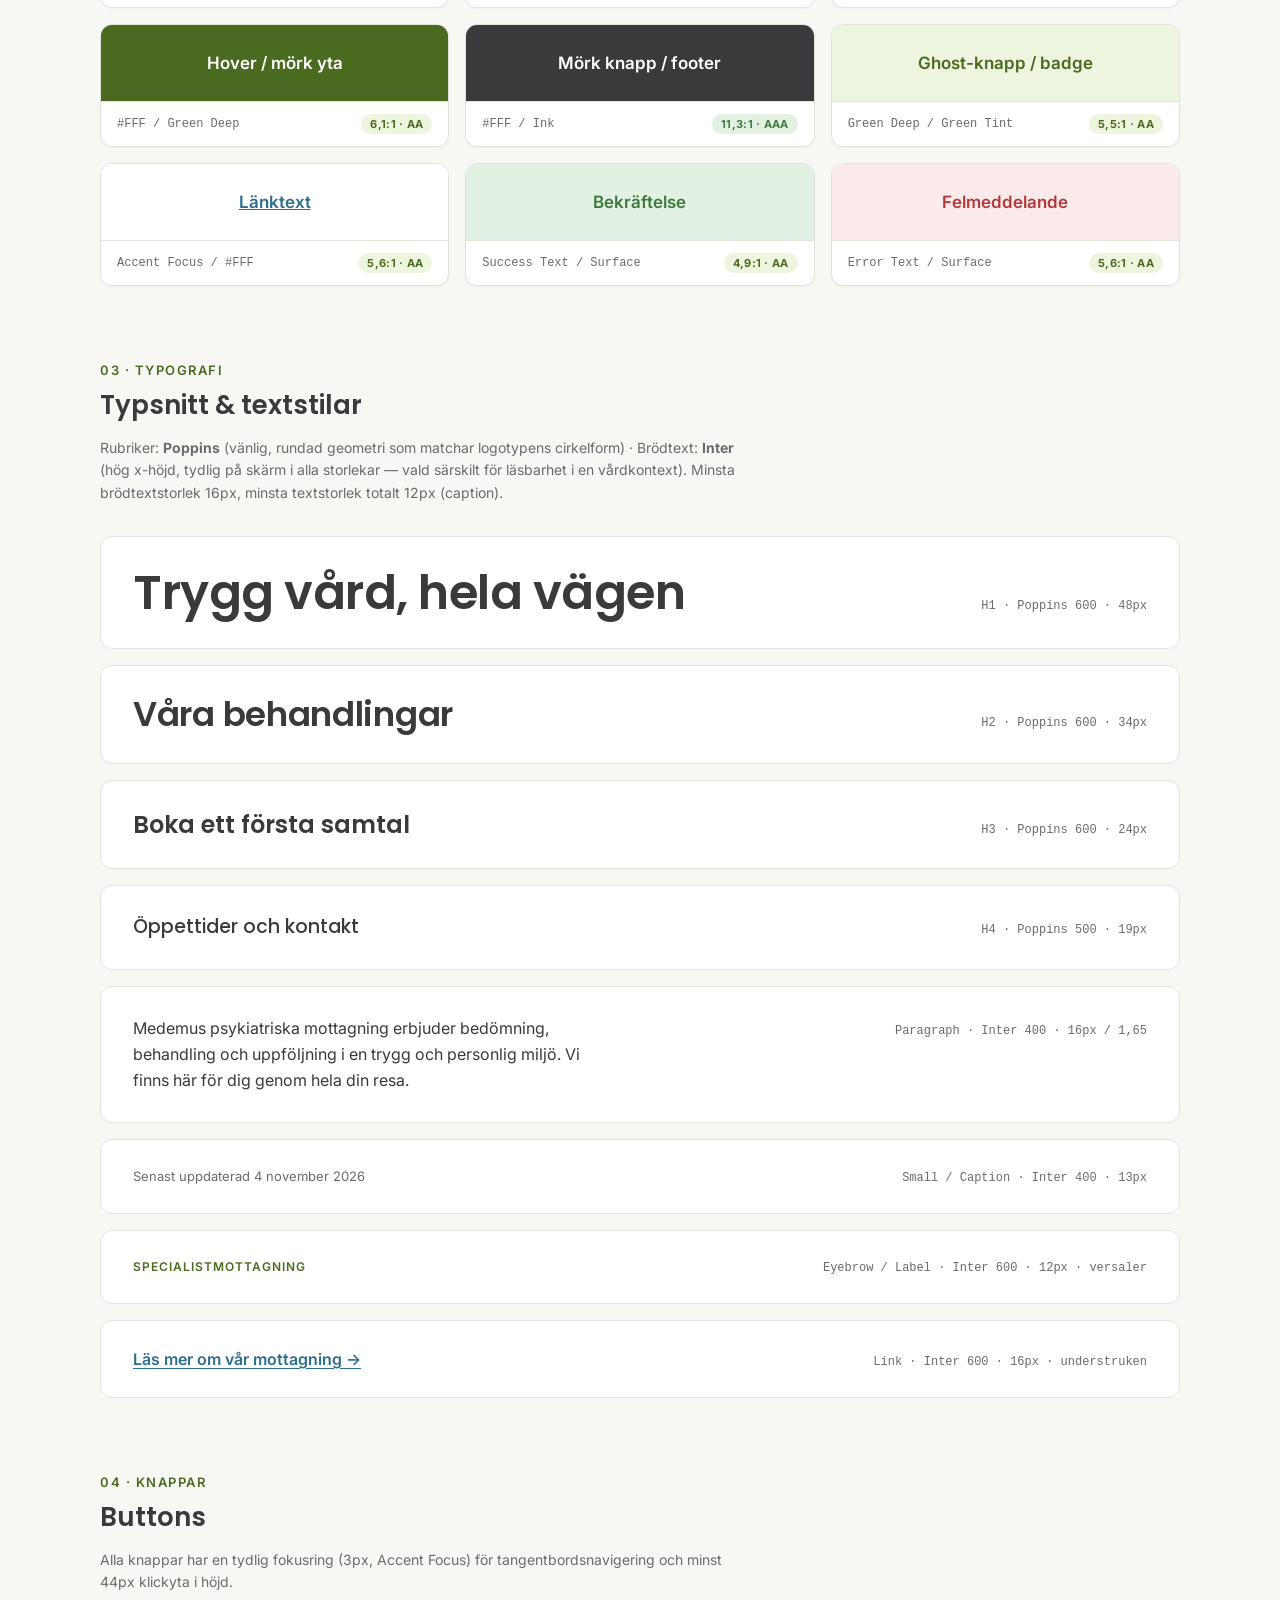
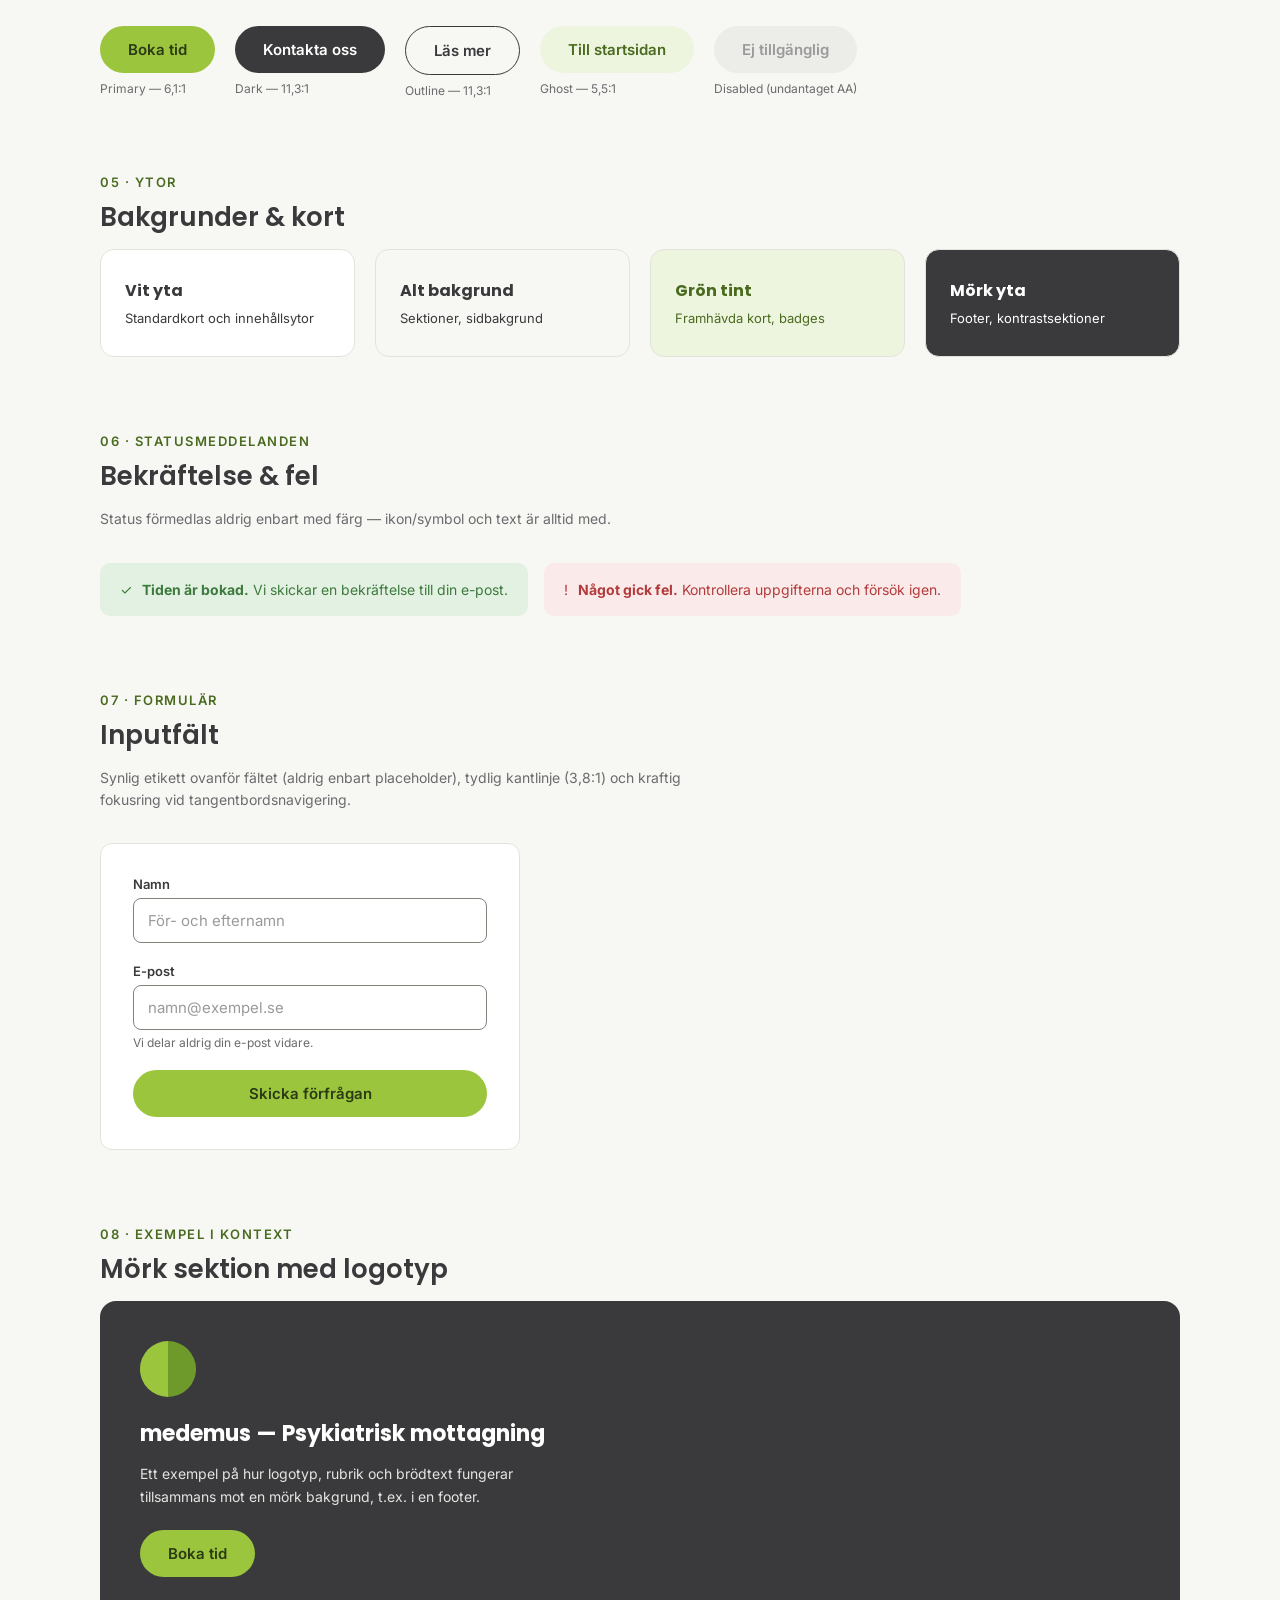
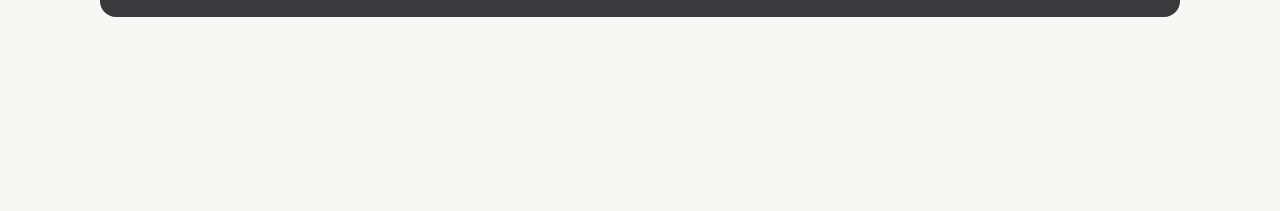
<file: referens/dokument/designsystem.html>
<!DOCTYPE html>
<html lang="sv">
<head>
<meta charset="UTF-8">
<meta name="viewport" content="width=device-width, initial-scale=1.0">
<title>Medemus – Designsystem (WCAG AA)</title>
<link rel="preconnect" href="https://fonts.googleapis.com">
<link rel="preconnect" href="https://fonts.gstatic.com" crossorigin>
<link href="https://fonts.googleapis.com/css2?family=Poppins:wght@400;500;600;700&family=Inter:wght@400;500;600;700&display=swap" rel="stylesheet">
<style>
  :root {
    /* ===== Färgpalett — alla textpar är kontrollerade mot WCAG 2.1 AA ===== */
    --green-primary: #9BC53D;   /* Logotyp (ljus halva). Endast som yta, ej som text på vitt */
    --green-dark: #6E9A2B;      /* Logotyp (mörk halva). Endast ytor/stora element, ej liten text */
    --green-deep: #4A6B1F;      /* Tillgänglig grön text/ikon — 6,1:1 på vitt */
    --green-tint: #EEF5DE;      /* Ljus grön bakgrundston */

    --ink: #3A3A3C;             /* Primär text — 11,3:1 på vitt */
    --ink-soft: #6B6B6E;        /* Sekundär text — 5,3:1 på vitt */
    --ink-muted: #9A9A9D;       /* ENDAST placeholder/inaktiverat (WCAG-undantaget) */

    --bg: #FFFFFF;
    --bg-alt: #F7F8F4;
    --border: #E2E4DC;          /* Dekorativa linjer/kortkanter, ej funktionella gränser */
    --border-interactive: #80847A; /* Fält, inputs, ikon-outlines — 3,8:1, uppfyller 1.4.11 */

    --accent-focus: #2E6F8E;    /* Länkar + fokusringar — 5,6:1 på vitt */

    --success-text: #3D7A3D;    /* Statustext — 5,2:1 på vitt */
    --success-surface: #E3F1E3; /* Bakgrund till success-meddelanden */
    --error-text: #B33A3A;      /* Statustext — 5,9:1 på vitt */
    --error-surface: #FBEAEA;   /* Bakgrund till felmeddelanden */
  }

  * { box-sizing: border-box; }

  body {
    margin: 0;
    background: var(--bg-alt);
    font-family: 'Inter', sans-serif;
    color: var(--ink);
    padding: 64px 24px 120px;
    -webkit-font-smoothing: antialiased;
  }

  .wrap { max-width: 1080px; margin: 0 auto; }

  .intro { margin-bottom: 72px; }

  .logo-row { display: flex; align-items: center; gap: 16px; margin-bottom: 28px; }

  .logo-mark {
    width: 56px; height: 56px; border-radius: 50%;
    background: conic-gradient(var(--green-dark) 0deg 180deg, var(--green-primary) 180deg 360deg);
    flex-shrink: 0;
  }

  .logo-word { font-family: 'Poppins', sans-serif; font-weight: 600; font-size: 32px; color: var(--ink); letter-spacing: -0.5px; }
  .logo-sub { font-family: 'Inter', sans-serif; font-size: 12px; letter-spacing: 2px; color: var(--ink-soft); text-transform: uppercase; }

  h1.page-title { font-family: 'Poppins', sans-serif; font-size: 40px; font-weight: 600; margin: 0 0 10px; }
  .page-sub { font-size: 16px; line-height: 1.6; color: var(--ink-soft); margin: 0; max-width: 620px; }

  .wcag-badge {
    display: inline-flex; align-items: center; gap: 6px;
    background: var(--success-surface); color: var(--success-text);
    font-size: 13px; font-weight: 600; padding: 6px 14px; border-radius: 999px;
    margin-top: 20px;
  }

  section { margin-bottom: 76px; }

  .section-label { font-family: 'Inter', sans-serif; font-size: 13px; font-weight: 600; letter-spacing: 1.5px; text-transform: uppercase; color: var(--green-deep); margin-bottom: 8px; }
  .section-title { font-family: 'Poppins', sans-serif; font-size: 26px; font-weight: 600; margin: 0 0 12px; }
  .section-note { font-size: 14px; color: var(--ink-soft); max-width: 640px; margin: 0 0 32px; line-height: 1.6; }

  /* ===== Färgswatcher ===== */
  .swatch-grid { display: grid; grid-template-columns: repeat(auto-fill, minmax(220px, 1fr)); gap: 20px; }
  .swatch { background: var(--bg); border: 1px solid var(--border); border-radius: 12px; overflow: hidden; box-shadow: 0 1px 2px rgba(0,0,0,0.04); }
  .swatch-color { height: 96px; width: 100%; }
  .swatch-info { padding: 14px 16px; }
  .swatch-name { font-weight: 600; font-size: 14px; margin-bottom: 2px; }
  .swatch-hex { font-family: 'SFMono-Regular', Consolas, monospace; font-size: 12px; color: var(--ink-soft); }
  .swatch-usage { font-size: 12px; color: var(--ink-soft); margin-top: 6px; line-height: 1.5; }

  /* ===== Kontrastmatris ===== */
  .contrast-grid { display: grid; grid-template-columns: repeat(auto-fill, minmax(260px, 1fr)); gap: 16px; }
  .contrast-card { border-radius: 12px; border: 1px solid var(--border); overflow: hidden; background: var(--bg); box-shadow: 0 1px 2px rgba(0,0,0,0.04); }
  .contrast-preview { padding: 28px 20px; font-family: 'Inter', sans-serif; font-weight: 600; font-size: 17px; text-align: center; }
  .contrast-meta { display: flex; align-items: center; justify-content: space-between; padding: 12px 16px; border-top: 1px solid var(--border); font-size: 12px; }
  .contrast-pair { font-family: 'SFMono-Regular', Consolas, monospace; color: var(--ink-soft); }
  .pass-pill { font-weight: 700; padding: 3px 9px; border-radius: 999px; font-size: 11px; letter-spacing: 0.3px; }
  .pass-aaa { background: var(--success-surface); color: var(--success-text); }
  .pass-aa { background: var(--green-tint); color: var(--green-deep); }

  /* ===== Typografi ===== */
  .type-card { background: var(--bg); border: 1px solid var(--border); border-radius: 12px; padding: 28px 32px; margin-bottom: 16px; display: flex; align-items: baseline; justify-content: space-between; gap: 24px; flex-wrap: wrap; }
  .type-sample { color: var(--ink); margin: 0; }
  .type-meta { font-size: 12px; color: var(--ink-soft); font-family: 'SFMono-Regular', Consolas, monospace; white-space: nowrap; }

  h1.demo { font-family: 'Poppins', sans-serif; font-weight: 600; font-size: 48px; margin:0; letter-spacing: -0.5px; line-height:1.15; }
  h2.demo { font-family: 'Poppins', sans-serif; font-weight: 600; font-size: 34px; margin:0; letter-spacing: -0.3px; line-height:1.2; }
  h3.demo { font-family: 'Poppins', sans-serif; font-weight: 600; font-size: 24px; margin:0; line-height:1.3; }
  h4.demo { font-family: 'Poppins', sans-serif; font-weight: 500; font-size: 19px; margin:0; line-height:1.4; }
  p.demo { font-family: 'Inter', sans-serif; font-weight: 400; font-size: 16px; line-height: 1.65; margin:0; max-width: 480px; }
  p.small-demo { font-family: 'Inter', sans-serif; font-weight: 400; font-size: 13px; color: var(--ink-soft); margin:0; }
  p.label-demo { font-family: 'Inter', sans-serif; font-weight: 600; font-size: 12px; letter-spacing: 1px; text-transform: uppercase; color: var(--green-deep); margin:0; }
  a.link-demo { font-family: 'Inter', sans-serif; font-weight: 600; font-size: 16px; color: var(--accent-focus); text-decoration: underline; text-underline-offset: 3px; }
  a.link-demo:focus-visible { outline: 2px solid var(--accent-focus); outline-offset: 3px; border-radius: 3px; }

  /* ===== Knappar ===== */
  .button-grid { display: flex; flex-wrap: wrap; gap: 20px; align-items: flex-start; }
  .btn {
    font-family: 'Inter', sans-serif; font-weight: 600; font-size: 15px;
    padding: 14px 28px; border-radius: 999px; border: none; cursor: pointer;
    display: inline-flex; align-items: center; gap: 8px;
    transition: background-color .15s ease, color .15s ease;
  }
  .btn-primary { background: var(--green-primary); color: #2B3A14; }
  .btn-primary:hover { background: var(--green-deep); color: #fff; }

  .btn-dark { background: var(--ink); color: #fff; }
  .btn-dark:hover { background: #222224; }

  .btn-outline { background: transparent; color: var(--ink); border: 1.5px solid var(--ink); }
  .btn-outline:hover { background: var(--ink); color: #fff; }

  .btn-ghost { background: var(--green-tint); color: var(--green-deep); }
  .btn-ghost:hover { background: #E2EECB; }

  .btn-disabled { background: #ECECE9; color: var(--ink-muted); cursor: not-allowed; }

  .btn:focus-visible { outline: 3px solid var(--accent-focus); outline-offset: 2px; }

  .btn-caption { font-size: 12px; color: var(--ink-soft); margin-top: 8px; }
  .btn-block { display: flex; flex-direction: column; align-items: flex-start; }

  /* ===== Ytor ===== */
  .surface-grid { display: grid; grid-template-columns: repeat(auto-fill, minmax(220px, 1fr)); gap: 20px; }
  .surface-card { border-radius: 14px; padding: 28px 24px; border: 1px solid var(--border); }
  .surface-card h5 { font-family: 'Poppins', sans-serif; font-size: 16px; margin: 0 0 6px; }
  .surface-card p { font-size: 13px; margin: 0; line-height:1.5; }

  /* ===== Statusmeddelanden ===== */
  .alert { border-radius: 10px; padding: 16px 20px; font-size: 14px; line-height:1.5; display:flex; gap:10px; align-items:flex-start; max-width: 460px; }
  .alert-success { background: var(--success-surface); color: var(--success-text); }
  .alert-error { background: var(--error-surface); color: var(--error-text); }
  .alert strong { font-weight: 700; }

  /* ===== Formulär ===== */
  .form-demo { background: var(--bg); border: 1px solid var(--border); border-radius: 12px; padding: 32px; max-width: 420px; }
  .field { margin-bottom: 20px; }
  .field label { display: block; font-size: 13px; font-weight: 600; margin-bottom: 6px; color: var(--ink); }
  .field input {
    width: 100%; padding: 12px 14px; border-radius: 8px;
    border: 1.5px solid var(--border-interactive);
    font-family: 'Inter', sans-serif; font-size: 15px; color: var(--ink); background: var(--bg);
  }
  .field input::placeholder { color: var(--ink-muted); }
  .field input:focus-visible { outline: 3px solid var(--accent-focus); outline-offset: 1px; border-color: var(--accent-focus); }
  .field-hint { font-size: 12px; color: var(--ink-soft); margin-top: 5px; }

  /* ===== Exempel i kontext ===== */
  .sample-card { background: var(--ink); border-radius: 16px; padding: 40px; color: #fff; }
  .sample-card .logo-mark { margin-bottom: 20px; }
  .sample-card h3 { font-family: 'Poppins', sans-serif; font-size: 22px; margin: 0 0 12px; }
  .sample-card p { font-size: 14px; color: #E4E4E2; max-width: 440px; line-height: 1.65; margin: 0 0 22px; }
</style>
</head>
<body>
<div class="wrap">

  <div class="intro">
    <div class="logo-row">
      <div class="logo-mark"></div>
      <div>
        <div class="logo-word">medemus</div>
        <div class="logo-sub">Psykiatrisk mottagning</div>
      </div>
    </div>
    <h1 class="page-title">Designsystem</h1>
    <p class="page-sub">Färger, typografi och komponenter för Medemus hemsida. Samtliga text/bakgrunds-kombinationer nedan är kontrollerade mot WCAG 2.1 nivå AA (minst 4,5:1 för brödtext, 3:1 för stor text och gränssnittskomponenter).</p>
    <span class="wcag-badge">✓ WCAG 2.1 AA-kontrollerad palett</span>
  </div>

  <!-- FÄRGER -->
  <section>
    <div class="section-label">01 · Färger</div>
    <h2 class="section-title">Färgpalett</h2>
    <p class="section-note">Grundfärgerna från logotypen (<em>Green Primary</em> och <em>Green Dark</em>) används som ytor och stora grafiska element — de räcker inte som liten text på vit botten. För text och ikoner används de mörkare, tillgängliga varianterna <em>Green Deep</em>, <em>Ink</em> och <em>Ink Soft</em>.</p>

    <div class="swatch-grid">
      <div class="swatch">
        <div class="swatch-color" style="background: var(--green-primary);"></div>
        <div class="swatch-info">
          <div class="swatch-name">Green Primary</div>
          <div class="swatch-hex">#9BC53D</div>
          <div class="swatch-usage">Knappytor, logotyp. Endast med mörk text ovanpå — ej som liten text på vitt.</div>
        </div>
      </div>

      <div class="swatch">
        <div class="swatch-color" style="background: var(--green-dark);"></div>
        <div class="swatch-info">
          <div class="swatch-name">Green Dark</div>
          <div class="swatch-hex">#6E9A2B</div>
          <div class="swatch-usage">Logotyp, stora grafiska ytor/ikoner (3:1). Ej som liten text.</div>
        </div>
      </div>

      <div class="swatch">
        <div class="swatch-color" style="background: var(--green-deep);"></div>
        <div class="swatch-info">
          <div class="swatch-name">Green Deep</div>
          <div class="swatch-hex">#4A6B1F</div>
          <div class="swatch-usage">Tillgänglig text/ikonfärg — 6,1:1 på vitt. Hover på primärknapp.</div>
        </div>
      </div>

      <div class="swatch">
        <div class="swatch-color" style="background: var(--green-tint); border-bottom: 1px solid var(--border);"></div>
        <div class="swatch-info">
          <div class="swatch-name">Green Tint</div>
          <div class="swatch-hex">#EEF5DE</div>
          <div class="swatch-usage">Mjuk bakgrundsyta för badges och ghost-knappar.</div>
        </div>
      </div>

      <div class="swatch">
        <div class="swatch-color" style="background: var(--ink);"></div>
        <div class="swatch-info">
          <div class="swatch-name">Ink</div>
          <div class="swatch-hex">#3A3A3C</div>
          <div class="swatch-usage">Primär text — 11,3:1 på vitt (AAA). Rubriker, brödtext, mörk footer.</div>
        </div>
      </div>

      <div class="swatch">
        <div class="swatch-color" style="background: var(--ink-soft);"></div>
        <div class="swatch-info">
          <div class="swatch-name">Ink Soft</div>
          <div class="swatch-hex">#6B6B6E</div>
          <div class="swatch-usage">Sekundär text — 5,3:1 på vitt (AA). Ingresser, metadata.</div>
        </div>
      </div>

      <div class="swatch">
        <div class="swatch-color" style="background: var(--ink-muted); border-bottom: 1px solid var(--border);"></div>
        <div class="swatch-info">
          <div class="swatch-name">Ink Muted</div>
          <div class="swatch-hex">#9A9A9D</div>
          <div class="swatch-usage">Endast placeholder/inaktiverat läge — WCAG-undantaget, aldrig för läsbar text.</div>
        </div>
      </div>

      <div class="swatch">
        <div class="swatch-color" style="background: var(--border-interactive); border-bottom: 1px solid var(--border);"></div>
        <div class="swatch-info">
          <div class="swatch-name">Border Interactive</div>
          <div class="swatch-hex">#80847A</div>
          <div class="swatch-usage">Kantlinjer på inputs/komponenter — 3,8:1, uppfyller krav på synliga gränssnittselement.</div>
        </div>
      </div>

      <div class="swatch">
        <div class="swatch-color" style="background: var(--bg-alt); border-bottom: 1px solid var(--border);"></div>
        <div class="swatch-info">
          <div class="swatch-name">Background Alt</div>
          <div class="swatch-hex">#F7F8F4</div>
          <div class="swatch-usage">Sidbakgrund, sektionsavbrott.</div>
        </div>
      </div>

      <div class="swatch">
        <div class="swatch-color" style="background: var(--accent-focus);"></div>
        <div class="swatch-info">
          <div class="swatch-name">Accent / Focus</div>
          <div class="swatch-hex">#2E6F8E</div>
          <div class="swatch-usage">Länkar — 5,6:1. Fokusringar på interaktiva element.</div>
        </div>
      </div>

      <div class="swatch">
        <div class="swatch-color" style="background: var(--success-text);"></div>
        <div class="swatch-info">
          <div class="swatch-name">Success Text</div>
          <div class="swatch-hex">#3D7A3D</div>
          <div class="swatch-usage">Bekräftelsetext/ikoner — 5,2:1 på vitt.</div>
        </div>
      </div>

      <div class="swatch">
        <div class="swatch-color" style="background: var(--error-text);"></div>
        <div class="swatch-info">
          <div class="swatch-name">Error Text</div>
          <div class="swatch-hex">#B33A3A</div>
          <div class="swatch-usage">Felmeddelanden/validering — 5,9:1 på vitt.</div>
        </div>
      </div>
    </div>
  </section>

  <!-- KONTRAST -->
  <section>
    <div class="section-label">02 · Tillgänglighet</div>
    <h2 class="section-title">Kontrastmatris</h2>
    <p class="section-note">De textkombinationer som faktiskt används i gränssnittet, med uppmätt kontrastvärde. AA = minst 4,5:1 (brödtext), AAA = minst 7:1.</p>

    <div class="contrast-grid">
      <div class="contrast-card">
        <div class="contrast-preview" style="background:#fff; color: var(--ink);">Brödtext på vitt</div>
        <div class="contrast-meta"><span class="contrast-pair">Ink / #FFF</span><span class="pass-pill pass-aaa">11,3:1 · AAA</span></div>
      </div>

      <div class="contrast-card">
        <div class="contrast-preview" style="background:#fff; color: var(--ink-soft);">Sekundär text</div>
        <div class="contrast-meta"><span class="contrast-pair">Ink Soft / #FFF</span><span class="pass-pill pass-aa">5,3:1 · AA</span></div>
      </div>

      <div class="contrast-card">
        <div class="contrast-preview" style="background: var(--green-primary); color:#2B3A14;">Primärknapp</div>
        <div class="contrast-meta"><span class="contrast-pair">#2B3A14 / Green Primary</span><span class="pass-pill pass-aa">6,1:1 · AA</span></div>
      </div>

      <div class="contrast-card">
        <div class="contrast-preview" style="background: var(--green-deep); color:#fff;">Hover / mörk yta</div>
        <div class="contrast-meta"><span class="contrast-pair">#FFF / Green Deep</span><span class="pass-pill pass-aa">6,1:1 · AA</span></div>
      </div>

      <div class="contrast-card">
        <div class="contrast-preview" style="background: var(--ink); color:#fff;">Mörk knapp / footer</div>
        <div class="contrast-meta"><span class="contrast-pair">#FFF / Ink</span><span class="pass-pill pass-aaa">11,3:1 · AAA</span></div>
      </div>

      <div class="contrast-card">
        <div class="contrast-preview" style="background: var(--green-tint); color: var(--green-deep);">Ghost-knapp / badge</div>
        <div class="contrast-meta"><span class="contrast-pair">Green Deep / Green Tint</span><span class="pass-pill pass-aa">5,5:1 · AA</span></div>
      </div>

      <div class="contrast-card">
        <div class="contrast-preview" style="background:#fff; color: var(--accent-focus); text-decoration: underline;">Länktext</div>
        <div class="contrast-meta"><span class="contrast-pair">Accent Focus / #FFF</span><span class="pass-pill pass-aa">5,6:1 · AA</span></div>
      </div>

      <div class="contrast-card">
        <div class="contrast-preview" style="background: var(--success-surface); color: var(--success-text);">Bekräftelse</div>
        <div class="contrast-meta"><span class="contrast-pair">Success Text / Surface</span><span class="pass-pill pass-aa">4,9:1 · AA</span></div>
      </div>

      <div class="contrast-card">
        <div class="contrast-preview" style="background: var(--error-surface); color: var(--error-text);">Felmeddelande</div>
        <div class="contrast-meta"><span class="contrast-pair">Error Text / Surface</span><span class="pass-pill pass-aa">5,6:1 · AA</span></div>
      </div>
    </div>
  </section>

  <!-- TYPOGRAFI -->
  <section>
    <div class="section-label">03 · Typografi</div>
    <h2 class="section-title">Typsnitt &amp; textstilar</h2>
    <p class="section-note">
      Rubriker: <strong>Poppins</strong> (vänlig, rundad geometri som matchar logotypens cirkelform) · Brödtext: <strong>Inter</strong> (hög x-höjd, tydlig på skärm i alla storlekar — vald särskilt för läsbarhet i en vårdkontext). Minsta brödtextstorlek 16px, minsta textstorlek totalt 12px (caption).
    </p>

    <div class="type-card">
      <h1 class="demo type-sample">Trygg vård, hela vägen</h1>
      <span class="type-meta">H1 · Poppins 600 · 48px</span>
    </div>

    <div class="type-card">
      <h2 class="demo type-sample">Våra behandlingar</h2>
      <span class="type-meta">H2 · Poppins 600 · 34px</span>
    </div>

    <div class="type-card">
      <h3 class="demo type-sample">Boka ett första samtal</h3>
      <span class="type-meta">H3 · Poppins 600 · 24px</span>
    </div>

    <div class="type-card">
      <h4 class="demo type-sample">Öppettider och kontakt</h4>
      <span class="type-meta">H4 · Poppins 500 · 19px</span>
    </div>

    <div class="type-card">
      <p class="demo type-sample">Medemus psykiatriska mottagning erbjuder bedömning, behandling och uppföljning i en trygg och personlig miljö. Vi finns här för dig genom hela din resa.</p>
      <span class="type-meta">Paragraph · Inter 400 · 16px / 1,65</span>
    </div>

    <div class="type-card">
      <p class="small-demo type-sample">Senast uppdaterad 4 november 2026</p>
      <span class="type-meta">Small / Caption · Inter 400 · 13px</span>
    </div>

    <div class="type-card">
      <p class="label-demo type-sample">Specialistmottagning</p>
      <span class="type-meta">Eyebrow / Label · Inter 600 · 12px · versaler</span>
    </div>

    <div class="type-card">
      <a href="#" class="link-demo type-sample">Läs mer om vår mottagning →</a>
      <span class="type-meta">Link · Inter 600 · 16px · understruken</span>
    </div>
  </section>

  <!-- KNAPPAR -->
  <section>
    <div class="section-label">04 · Knappar</div>
    <h2 class="section-title">Buttons</h2>
    <p class="section-note">Alla knappar har en tydlig fokusring (3px, Accent Focus) för tangentbordsnavigering och minst 44px klickyta i höjd.</p>

    <div class="button-grid">
      <div class="btn-block">
        <button class="btn btn-primary">Boka tid</button>
        <div class="btn-caption">Primary — 6,1:1</div>
      </div>

      <div class="btn-block">
        <button class="btn btn-dark">Kontakta oss</button>
        <div class="btn-caption">Dark — 11,3:1</div>
      </div>

      <div class="btn-block">
        <button class="btn btn-outline">Läs mer</button>
        <div class="btn-caption">Outline — 11,3:1</div>
      </div>

      <div class="btn-block">
        <button class="btn btn-ghost">Till startsidan</button>
        <div class="btn-caption">Ghost — 5,5:1</div>
      </div>

      <div class="btn-block">
        <button class="btn btn-disabled" disabled>Ej tillgänglig</button>
        <div class="btn-caption">Disabled (undantaget AA)</div>
      </div>
    </div>
  </section>

  <!-- YTOR -->
  <section>
    <div class="section-label">05 · Ytor</div>
    <h2 class="section-title">Bakgrunder &amp; kort</h2>

    <div class="surface-grid">
      <div class="surface-card" style="background: var(--bg); color: var(--ink);">
        <h5>Vit yta</h5>
        <p>Standardkort och innehållsytor</p>
      </div>
      <div class="surface-card" style="background: var(--bg-alt); color: var(--ink);">
        <h5>Alt bakgrund</h5>
        <p>Sektioner, sidbakgrund</p>
      </div>
      <div class="surface-card" style="background: var(--green-tint); color: var(--green-deep);">
        <h5>Grön tint</h5>
        <p>Framhävda kort, badges</p>
      </div>
      <div class="surface-card" style="background: var(--ink); color: #fff;">
        <h5>Mörk yta</h5>
        <p>Footer, kontrastsektioner</p>
      </div>
    </div>
  </section>

  <!-- STATUS -->
  <section>
    <div class="section-label">06 · Statusmeddelanden</div>
    <h2 class="section-title">Bekräftelse &amp; fel</h2>
    <p class="section-note">Status förmedlas aldrig enbart med färg — ikon/symbol och text är alltid med.</p>

    <div style="display:flex; flex-wrap:wrap; gap:16px;">
      <div class="alert alert-success"><span>✓</span><span><strong>Tiden är bokad.</strong> Vi skickar en bekräftelse till din e-post.</span></div>
      <div class="alert alert-error"><span>!</span><span><strong>Något gick fel.</strong> Kontrollera uppgifterna och försök igen.</span></div>
    </div>
  </section>

  <!-- FORMULÄR -->
  <section>
    <div class="section-label">07 · Formulär</div>
    <h2 class="section-title">Inputfält</h2>
    <p class="section-note">Synlig etikett ovanför fältet (aldrig enbart placeholder), tydlig kantlinje (3,8:1) och kraftig fokusring vid tangentbordsnavigering.</p>

    <div class="form-demo">
      <div class="field">
        <label for="demo-name">Namn</label>
        <input id="demo-name" type="text" placeholder="För- och efternamn">
      </div>
      <div class="field">
        <label for="demo-email">E-post</label>
        <input id="demo-email" type="email" placeholder="namn@exempel.se">
        <div class="field-hint">Vi delar aldrig din e-post vidare.</div>
      </div>
      <button class="btn btn-primary" style="width:100%; justify-content:center;">Skicka förfrågan</button>
    </div>
  </section>

  <!-- EXEMPEL -->
  <section>
    <div class="section-label">08 · Exempel i kontext</div>
    <h2 class="section-title">Mörk sektion med logotyp</h2>

    <div class="sample-card">
      <div class="logo-mark"></div>
      <h3>medemus — Psykiatrisk mottagning</h3>
      <p>Ett exempel på hur logotyp, rubrik och brödtext fungerar tillsammans mot en mörk bakgrund, t.ex. i en footer.</p>
      <button class="btn btn-primary">Boka tid</button>
    </div>
  </section>

</div>
</body>
</html>
</file>
<file: css/variables.css>
/* ==========================================================================
   Designvariabler — Medemus designsystem
   Källan till sanning för färger, typsnitt och avstånd.
   Ändra här så uppdateras hela sidan. Alla textfärger nedan är kontrollerade
   mot WCAG 2.1 AA (se referens/dokument/designsystem.html för kontrastmatris).
   ========================================================================== */
:root {
  /* ---- Grundfärger (från logotypen) ---- */
  --color-green-primary: #9bc53d; /* Logotyp, ljus halva. ENDAST som yta — ej som liten text på vitt */
  --color-green-dark:    #6e9a2b; /* Logotyp, mörk halva. ENDAST som yta/stora element */
  --color-green-deep:    #4a6b1f; /* Tillgänglig grön text/ikon — 6,1:1 på vitt */
  --color-green-tint:    #eef5de; /* Ljus grön bakgrundston (badges, ghost-knapp) */

  /* ---- Text & neutrala färger ---- */
  --color-text:        #3a3a3c; /* Primär text — 11,3:1 på vitt (AAA) */
  --color-text-muted:  #6b6b6e; /* Sekundär text — 5,3:1 på vitt (AA) */
  --color-text-faint:  #9a9a9d; /* ENDAST placeholder/inaktiverat läge */

  /* ---- Ytor ---- */
  --color-bg:      #ffffff;
  --color-surface: #f7f8f4; /* Sidbakgrund, sektionsavbrott */
  --color-border:  #e2e4dc; /* Dekorativa kantlinjer (ej funktionella) */
  --color-border-interactive: #80847a; /* Kantlinje på inputs/komponenter — 3,8:1 */

  /* ---- Mörkt tema (Instagram-stilen) ---- */
  --color-dark:       #1b1c1a; /* Mörk bakgrund — vit text 16,5:1 */
  --color-dark-2:     #262824; /* Kort/ytor på mörk bakgrund */
  --color-dark-line:  #3a3d36;
  --color-on-dark-muted: #c9ccc2; /* Sekundär text på mörkt — 10,5:1 */
  --color-white:      #ffffff;
  --color-on-green:   #2b3a14; /* Text på grön yta — 6,1:1 */
  --color-dark-overlay: rgba(27, 28, 26, 0.84); /* Mörkt lager över foto */
  --color-green-olive: #7f9a2b; /* Cirkelring i Instagram-grafiken. ENDAST dekor */

  /* ---- Funktionsfärger ---- */
  --color-primary:       var(--color-green-primary);
  --color-primary-hover: var(--color-green-deep);
  --color-accent:        #2e6f8e; /* Länkar, fokusringar — 5,6:1 på vitt */

  --color-success-text:    #3d7a3d;
  --color-success-surface: #e3f1e3;
  --color-error-text:      #b33a3a;
  --color-error-surface:   #fbeaea;

  /* ---- Typografi ---- */
  --font-heading: "Poppins", system-ui, -apple-system, "Segoe UI", Roboto, sans-serif;
  --font-body:    "Inter", system-ui, -apple-system, "Segoe UI", Roboto, sans-serif;
  --font-mono:    "SFMono-Regular", Consolas, monospace;

  --fs-base: 1rem;      /* 16px — minsta brödtextstorlek */
  --fs-sm:   0.8125rem; /* 13px — small/caption */
  --fs-label: 0.75rem;  /* 12px — eyebrow/label (minsta storlek, versaler) */
  --fs-lg:   1.1875rem; /* 19px — H4 */
  --fs-xl:   1.5rem;    /* 24px — H3 */
  --fs-xxl:  clamp(1.75rem, 3vw + 1rem, 2.125rem);  /* 28–34px — H2 */
  --fs-xxxl: clamp(2rem, 4vw + 1rem, 3rem);         /* 32–48px — H1 */

  --lh-heading: 1.2;
  --lh-body: 1.65;

  /* ---- Avstånd ---- */
  --space-xs: 0.5rem;
  --space-sm: 1rem;
  --space-md: 2rem;
  --space-lg: 4rem;
  --space-xl: 6rem;

  /* ---- Övrigt ---- */
  --container-width: 1100px;
  --radius: 10px;
  --radius-pill: 999px;
  --shadow: 0 2px 12px rgba(0, 0, 0, 0.08);
  --transition: 0.2s ease;
  --focus-ring: 3px solid var(--color-accent);
}
</file>
<file: css/base.css>
/* ==========================================================================
   Grundstil — typografi och länkar
   ========================================================================== */
body {
  font-family: var(--font-body);
  font-size: var(--fs-base);
  line-height: var(--lh-body);
  color: var(--color-text);
  background: var(--color-bg);
}

h1, h2, h3, h4 {
  font-family: var(--font-heading);
  font-weight: 600;
  line-height: var(--lh-heading);
  color: var(--color-text);
  margin-bottom: var(--space-sm);
}

h1 { font-size: var(--fs-xxxl); letter-spacing: -0.5px; }
h2 { font-size: var(--fs-xxl); letter-spacing: -0.3px; }
h3 { font-size: var(--fs-xl); }
h4 { font-size: var(--fs-lg); font-weight: 500; }

p {
  max-width: 65ch;
}

p + p {
  margin-top: var(--space-sm);
}

small, .text-small {
  display: block;
  font-size: var(--fs-sm);
  color: var(--color-text-muted);
}

.text-label {
  display: inline-block;
  font-size: var(--fs-label);
  font-weight: 600;
  letter-spacing: 1px;
  text-transform: uppercase;
  color: var(--color-green-deep);
}

a {
  color: var(--color-accent);
  text-decoration: underline;
  text-underline-offset: 3px;
}

a:hover {
  color: var(--color-primary-hover);
}

/* Synlig, tydlig fokusindikering för tangentbordsnavigering (WCAG 2.4.7) */
a:focus-visible,
button:focus-visible,
input:focus-visible,
textarea:focus-visible,
select:focus-visible,
.btn:focus-visible {
  outline: var(--focus-ring);
  outline-offset: 2px;
}
</file>
<file: css/components.css>
/* ==========================================================================
   Komponenter — logga, nav, knappar, ytor, formulär, meddelanden
   ========================================================================== */

/* --- Logga --- */
.logo {
  display: inline-flex;
  align-items: center;
  gap: 0.75rem;
  font-family: var(--font-heading);
  font-weight: 600;
  font-size: var(--fs-lg);
  color: var(--color-text);
}

.logo-mark {
  width: 32px;
  height: 32px;
  border-radius: 50%;
  flex-shrink: 0;
  background: conic-gradient(
    var(--color-green-dark) 0deg 180deg,
    var(--color-green-primary) 180deg 360deg
  );
}

/* --- Navigation --- */
.nav__link {
  color: var(--color-text-muted);
  text-decoration: none;
  font-weight: 500;
  transition: color var(--transition);
}

.nav__link:hover {
  color: var(--color-green-deep);
}

/* --- Hero --- */
.hero {
  padding-block: var(--space-xl);
  background: var(--color-surface);
}

.hero__lead {
  font-size: var(--fs-lg);
  color: var(--color-text-muted);
  margin-bottom: var(--space-md);
  max-width: 40ch;
}

/* --- Knappar ---
   Primary: grön yta + mörk text — 6,1:1
   Dark:    mörk yta + vit text  — 11,3:1
   Outline: transparent + mörk text/kant — 11,3:1
   Ghost:   ljus grön yta + grön text — 5,5:1
   Alla har minst 44px klickyta i höjd och synlig fokusring. */
.btn {
  display: inline-flex;
  align-items: center;
  gap: 0.5rem;
  min-height: 44px;
  padding: 0.75rem 1.75rem;
  border: none;
  border-radius: var(--radius-pill);
  font-family: var(--font-body);
  font-weight: 600;
  font-size: 0.9375rem;
  text-decoration: none;
  cursor: pointer;
  transition: background-color var(--transition), color var(--transition);
}

.btn--primary {
  background: var(--color-green-primary);
  color: var(--color-on-green);
}
.btn--primary:hover {
  background: var(--color-green-deep);
  color: #fff;
}

.btn--dark {
  background: var(--color-text);
  color: #fff;
}
.btn--dark:hover {
  background: #222224;
}

.btn--outline {
  background: transparent;
  color: var(--color-text);
  border: 1.5px solid var(--color-text);
}
.btn--outline:hover {
  background: var(--color-text);
  color: #fff;
}

.btn--ghost {
  background: var(--color-green-tint);
  color: var(--color-green-deep);
}
.btn--ghost:hover {
  background: #e2eecb;
}

.btn[disabled],
.btn--disabled {
  background: #ececea;
  color: var(--color-text-faint);
  cursor: not-allowed;
}

/* Bakåtkompatibelt alias för äldre .btn-markup i befintliga sidor */
.btn:not([class*="btn--"]) {
  background: var(--color-green-primary);
  color: var(--color-on-green);
}
.btn:not([class*="btn--"]):hover {
  background: var(--color-green-deep);
  color: #fff;
}

/* --- Ytor / kort --- */
.surface {
  border-radius: var(--radius);
  padding: var(--space-md);
  border: 1px solid var(--color-border);
}

.surface--alt { background: var(--color-surface); }
.surface--tint {
  background: var(--color-green-tint);
  color: var(--color-green-deep);
  border-color: transparent;
}
.surface--dark {
  background: var(--color-text);
  color: #fff;
  border-color: transparent;
}

/* --- Statusmeddelanden ---
   Status visas aldrig med enbart färg — ikon/symbol + text följer alltid med. */
.alert {
  display: flex;
  gap: 0.625rem;
  align-items: flex-start;
  padding: 1rem 1.25rem;
  border-radius: var(--radius);
  font-size: var(--fs-sm);
  line-height: 1.5;
  max-width: 460px;
}
.alert strong { font-weight: 700; }

.alert--success {
  background: var(--color-success-surface);
  color: var(--color-success-text);
}
.alert--error {
  background: var(--color-error-surface);
  color: var(--color-error-text);
}

/* --- Formulär --- */
.field {
  margin-bottom: var(--space-sm);
}

.field label {
  display: block;
  font-size: var(--fs-sm);
  font-weight: 600;
  color: var(--color-text);
  margin-bottom: 0.375rem;
}

.field input,
.field textarea,
.field select {
  width: 100%;
  padding: 0.75rem 0.875rem;
  border-radius: 8px;
  border: 1.5px solid var(--color-border-interactive);
  font-family: var(--font-body);
  font-size: 0.9375rem;
  color: var(--color-text);
  background: var(--color-bg);
}

.field input::placeholder,
.field textarea::placeholder {
  color: var(--color-text-faint);
}

.field-hint {
  font-size: 0.8125rem;
  color: var(--color-text-muted);
  margin-top: 0.3rem;
}
</file>
<file: css/site.css>
/* ==========================================================================
   Variation 2 — ljus, lugn startsida med utgångspunkt i nuvarande medemus.se
   Bygger enbart på designsystemets variabler (css/variables.css).
   Kontraster (mot bakgrunden de används på):
     --color-text on white 11,3:1   --color-text-muted on surface 5,0:1
     --color-green-deep on white 6,2:1 / on tint 5,5:1
     --color-on-green on --color-green-primary 6,1:1
     white on --color-dark 17,1:1   --color-on-dark-muted on --color-dark 10,5:1
   ========================================================================== */

html { scroll-padding-top: 96px; scroll-behavior: smooth; }

.container {
  width: min(100% - 2rem, var(--container-width));
  margin-inline: auto;
}

/* --- Hoppa till innehåll (WCAG 2.4.1) --- */
.skip-link {
  position: absolute;
  left: 1rem;
  top: -100px;
  z-index: 200;
  padding: 0.75rem 1.25rem;
  background: var(--color-dark);
  color: var(--color-white);
  border-radius: var(--radius);
  font-weight: 600;
}
.skip-link:focus { top: 1rem; }

/* --- Header (fast överst) --- */
.v2-header {
  position: sticky;
  top: 0;
  z-index: 100;
  background: var(--color-bg);
  border-bottom: 1px solid var(--color-border);
}
.v2-header__inner {
  display: flex;
  align-items: center;
  gap: var(--space-md);
  padding-block: 0.75rem;
}
/* Endast desktop: Safari klipper annars även nedåt och gömmer mobilmenyn */
@media (min-width: 861px) { .v2-header { overflow-x: clip; } }
/* "Boka tid" glider in från höger när hero-knappen scrollats förbi.
   På desktop ligger menylänkarna först längst till höger (där knappen ska landa)
   och glider åt vänster i takt med att knappen kommer in. --cta-shift sätts av js/main.js. */
.v2-header__cta {
  flex: none;
  opacity: 0;
  visibility: hidden;
  transform: translateX(56px);
  transition: transform 0.45s ease, opacity 0.35s ease, visibility 0s linear 0.45s;
}
.v2-header.is-cta-visible .v2-header__cta {
  opacity: 1;
  visibility: visible;
  transform: none;
  transition-delay: 0s;
}
@media (min-width: 861px) {
  .v2-nav {
    transform: translateX(var(--cta-shift, 0px));
    transition: transform 0.45s ease;
  }
  .v2-header.is-cta-visible .v2-nav { transform: none; }
}
.v2-nav__cta { display: none; }
.v2-logo { display: inline-flex; align-items: center; }
.v2-logo img { height: 48px; width: auto; }

.v2-nav {
  display: flex;
  align-items: center;
  gap: var(--space-md);
  margin-left: auto;
}
.v2-nav__link {
  display: inline-flex;
  align-items: center;
  min-height: 44px;
  color: var(--color-text);
  font-weight: 500;
  text-decoration: none;
}
.v2-nav__link:hover { text-decoration: underline; text-underline-offset: 6px; }
.v2-nav__link[aria-current="page"] {
  text-decoration: underline;
  text-decoration-color: var(--color-green-dark);
  text-decoration-thickness: 3px;
  text-underline-offset: 8px;
}

.nav-toggle {
  display: none;
  min-width: 44px;
  min-height: 44px;
  align-items: center;
  justify-content: center;
  background: transparent;
  border: 1.5px solid var(--color-border-interactive);
  border-radius: var(--radius);
  color: var(--color-text);
  cursor: pointer;
}

/* --- Sektioner --- */
.v2-section { padding-block: var(--space-xl); }
.v2-section--surface { background: var(--color-surface); }
.v2-section--tint { background: var(--color-green-tint); }

.v2-eyebrow {
  display: inline-block;
  margin-bottom: var(--space-xs);
  font-size: var(--fs-label);
  font-weight: 600;
  letter-spacing: 1.5px;
  text-transform: uppercase;
  color: var(--color-green-deep);
}

/* --- Hero: bilden täcker hela bredden, allt fokus på "Boka tid" ---
   Ett jämnt mörkt lager (--color-dark, 76 %) ligger mellan foto och innehåll:
   vit text får minst 6,5:1 kontrast även mot de ljusaste delarna av bilden.
   Knapp: --color-on-green på --color-green-primary 6,1:1. */
.v2-hero {
  position: relative;
  isolation: isolate;
  display: flex;
  align-items: center;
  min-height: 560px;
  padding-block: var(--space-xl);
  background: var(--color-dark) url("../assets/images/hero-mottagning.webp") center / cover no-repeat;
}
.v2-hero::before {
  content: "";
  position: absolute;
  inset: 0;
  z-index: -1;
  background: var(--color-dark);
  opacity: 0.76;
}
.v2-hero__inner {
  display: flex;
  flex-direction: column;
  align-items: center;
  text-align: center;
}
.v2-hero h1 {
  color: var(--color-white);
  font-size: clamp(1.5rem, 2.5vw + 0.75rem, 2.125rem);
  font-weight: 600;
  margin-bottom: 0.5rem;
}
.v2-hero__sub {
  color: var(--color-white);
  font-size: var(--fs-base);
  margin-bottom: var(--space-lg);
}
.btn--xl {
  min-height: 72px;
  padding: 1.25rem 4rem;
  gap: 0.75rem;
  font-size: 1.5rem;
  font-weight: 700;
  box-shadow: 0 10px 30px rgba(0, 0, 0, 0.35);
}
.v2-hero :focus-visible { outline: 3px solid var(--color-white); outline-offset: 4px; }

.v2-actions { display: flex; flex-wrap: wrap; gap: var(--space-sm); }

.btn--outline-light {
  background: transparent;
  color: var(--color-white);
  border: 1.5px solid var(--color-white);
}
.btn--outline-light:hover { background: var(--color-white); color: var(--color-dark); }

/* --- Viktiga punkter (som i Ekopeak): bock i cirkel + text, på mycket ljusgrönt band ---
   Text --color-text på --color-green-tint 10,1:1. Bock --color-green-deep på vit 6,2:1. */
.v2-trust {
  background: var(--color-green-tint);
  padding-block: var(--space-md);
}
.v2-trust__list {
  display: flex;
  justify-content: space-between;
  flex-wrap: wrap;
  gap: var(--space-sm) var(--space-md);
  list-style: none;
  margin: 0;
  padding: 0 var(--space-sm);
}
.v2-trust__list li {
  display: flex;
  align-items: center;
  gap: 1rem;
  padding: 0.25rem 0.5rem;
  font-weight: 500;
  color: var(--color-text);
}
.v2-check {
  flex: none;
  display: grid;
  place-items: center;
  width: 44px;
  height: 44px;
  border-radius: 50%;
  background: var(--color-white);
  box-shadow: 0 2px 8px rgba(74, 107, 31, 0.15);
}
.v2-check svg {
  width: 20px;
  height: 20px;
  fill: none;
  stroke: var(--color-green-deep);
  stroke-width: 2.6;
  stroke-linecap: round;
  stroke-linejoin: round;
}

/* --- Två kolumner --- */
.v2-split {
  display: grid;
  grid-template-columns: 1fr 1.2fr;
  gap: var(--space-lg);
  align-items: start;
}
.v2-split p { color: var(--color-text); }

/* Lista med exempel — ren lista, inte klickbar */
.v2-list {
  display: grid;
  grid-template-columns: 1fr 1fr;
  gap: 0 var(--space-md);
  list-style: none;
  padding: 0;
  margin: 0;
}
.v2-list li {
  display: flex;
  align-items: center;
  gap: 0.75rem;
  padding: 1rem 0;
  border-bottom: 1px solid var(--color-border);
  font-family: var(--font-heading);
  font-weight: 500;
}
.v2-list li::before {
  content: "";
  flex-shrink: 0;
  width: 10px;
  height: 10px;
  border-radius: 50%;
  background: var(--color-green-dark);
}

/* --- Två kort bredvid varandra: behandling och utredning ---
   Illustrationerna är dekorativa (aria-hidden) och använder bara designsystemets färger. */
.v2-cards {
  display: grid;
  grid-template-columns: 1fr 1fr;
  gap: var(--space-md);
  align-items: stretch;
}
.v2-card {
  display: flex;
  flex-direction: column;
  align-items: center;
  text-align: center;
  padding: var(--space-lg) var(--space-md);
  background: var(--color-white);
  border: 1px solid var(--color-border);
  border-radius: 24px;
  box-shadow: 0 6px 24px rgba(58, 58, 60, 0.06);
}
.v2-card__icon { flex: none; width: 168px; height: 168px; margin-bottom: var(--space-sm); }
.v2-card h2 { font-size: clamp(1.5rem, 1.5vw + 1rem, 1.875rem); }
.v2-card p { color: var(--color-text); max-width: 34rem; }
.v2-card .v2-list { margin-top: var(--space-sm); text-align: left; width: 100%; }
.v2-collapsible { width: 100%; display: flex; flex-direction: column; align-items: center; }

.ic-blob { fill: var(--color-green-tint); }
.ic-lime { fill: var(--color-green-primary); }
.ic-deep { fill: var(--color-green-deep); }
.ic-line { fill: var(--color-border); }
.ic-bubble { stroke: var(--color-green-deep); stroke-width: 6; stroke-linejoin: round; }
.ic-bubble--white { fill: var(--color-white); }
.ic-bubble--lime { fill: var(--color-green-primary); }
.ic-board { fill: var(--color-white); stroke: var(--color-green-deep); stroke-width: 6; }
.ic-clip { fill: var(--color-green-primary); stroke: var(--color-green-deep); stroke-width: 6; }
.ic-tick { fill: none; stroke: var(--color-green-deep); stroke-width: 5; stroke-linecap: round; stroke-linejoin: round; }
.ic-lens { fill: var(--color-green-primary); fill-opacity: 0.35; stroke: var(--color-green-deep); stroke-width: 7; }
.ic-handle { fill: none; stroke: var(--color-green-deep); stroke-width: 10; stroke-linecap: round; }

/* --- Utfällbar lista: bara på smala skärmar där listan är en enda kolumn --- */
.v2-expand {
  display: none;
  align-items: center;
  gap: 6px;
  min-height: 44px;
  padding: 0;
  margin-top: var(--space-xs);
  background: none;
  border: 0;
  font: inherit;
  font-weight: 600;
  color: var(--color-green-deep);
  text-decoration: underline;
  text-underline-offset: 4px;
  cursor: pointer;
}
.v2-expand svg { width: 18px; height: 18px; fill: none; stroke: currentColor; stroke-width: 2.4; stroke-linecap: round; stroke-linejoin: round; transition: transform 0.25s ease; }
.is-expanded .v2-expand svg { transform: rotate(180deg); }

/* --- Footer ---
   Vit/ljus text på --color-dark: 17,1:1 / 10,5:1. Rubriker i --color-green-primary 8,5:1. */
.v2-footer {
  background: var(--color-dark);
  color: var(--color-on-dark-muted);
  padding-block: var(--space-lg) var(--space-sm);
  font-size: var(--fs-sm);
}
.v2-footer__grid {
  display: grid;
  grid-template-columns: 1fr 1fr 1.4fr;
  gap: var(--space-lg);
  padding-bottom: var(--space-md);
  border-bottom: 1px solid var(--color-dark-line);
}
.v2-footer__title {
  margin-bottom: var(--space-xs);
  font-family: var(--font-body);
  font-size: var(--fs-label);
  font-weight: 600;
  letter-spacing: 1.5px;
  text-transform: uppercase;
  color: var(--color-green-primary);
}
.v2-footer__text {
  margin: 0;
  max-width: 34rem;
  font-size: var(--fs-base);
  font-style: normal;
  color: var(--color-white);
}
.v2-footer__bottom {
  display: flex;
  flex-wrap: wrap;
  justify-content: space-between;
  align-items: center;
  gap: 0 var(--space-md);
  padding-top: var(--space-sm);
}
.v2-footer a {
  display: inline-flex;
  align-items: center;
  min-height: 44px;
  color: var(--color-white);
}
.v2-footer a:hover { color: var(--color-green-primary); }

/* ==========================================================================
   Delade sidkomponenter (startsida + undersidor)
   Kontraster: --color-text på vit/ljusgrön 10–11:1, --color-green-deep på vit 6,2:1
   och på --color-green-tint 5,5:1, vit text på --color-green-deep / mörk yta 6,2–17:1.
   ========================================================================== */
.visually-hidden { position: absolute; width: 1px; height: 1px; margin: -1px; padding: 0; overflow: hidden; clip: rect(0 0 0 0); white-space: nowrap; border: 0; }

.page-hero { background: var(--color-green-tint); padding-block: var(--space-xl); text-align: center; }
.page-hero__inner { display: flex; flex-direction: column; align-items: center; gap: var(--space-sm); }
.page-hero h1 { margin: 0; font-size: clamp(2.25rem, 3vw + 1.25rem, 3.5rem); line-height: 1.1; }
.page-hero__lead { max-width: 46rem; font-size: var(--fs-lg); font-weight: 500; color: var(--color-text); }
.page-hero__lead + .page-hero__lead { margin-top: 0; font-weight: 400; font-size: 1.0625rem; }
.page-hero__icon { width: 168px; height: 168px; }
.hero-steps { display: flex; flex-wrap: wrap; justify-content: center; gap: var(--space-sm) var(--space-md); list-style: none; padding: 0; margin: var(--space-sm) 0 0; }
.hero-steps li { display: flex; align-items: center; gap: 12px; font-weight: 500; }
.hero-steps .num { width: 36px; height: 36px; font-size: 1rem; }

.section-head { display: flex; flex-direction: column; align-items: center; text-align: center; gap: 12px; max-width: 48rem; margin: 0 auto var(--space-lg); }
.section-head h2 { margin: 0; font-size: clamp(1.75rem, 2vw + 1rem, 2.25rem); line-height: 1.2; }
.section-head p { margin: 0; font-size: var(--fs-lg); font-weight: 500; color: var(--color-text); }
.section-head .v2-eyebrow { margin: 0; }
.v2-section--tint { background: var(--color-green-tint); }

.grid { display: grid; gap: var(--space-md); }
.grid--3 { grid-template-columns: repeat(3, 1fr); }
.grid--4 { grid-template-columns: repeat(4, 1fr); }
.grid--5 { grid-template-columns: repeat(5, 1fr); gap: 25px; }

.num { flex: none; display: grid; place-items: center; width: 48px; height: 48px; border-radius: 50%; background: var(--color-green-primary); color: var(--color-on-green); font-family: var(--font-heading); font-weight: 600; font-size: 1.25rem; }

.tile { display: flex; flex-direction: column; gap: 12px; padding: var(--space-md) 28px; background: var(--color-surface); border-radius: 20px; }
.tile--white { background: var(--color-white); border: 1px solid var(--color-border); }
.tile--tint { background: var(--color-green-tint); }
.tile__icon { display: grid; place-items: center; width: 44px; height: 44px; border-radius: 50%; background: var(--color-white); }
.tile--white .tile__icon, .tile--tint .tile__icon { background: var(--color-green-tint); }
.tile--tint .tile__icon { background: var(--color-white); }
.tile__icon svg { width: 20px; height: 20px; fill: none; stroke: var(--color-green-deep); stroke-width: 2.6; stroke-linecap: round; stroke-linejoin: round; }
.tile h3 { margin: 0; font-size: 1.125rem; font-weight: 500; line-height: 1.35; }
.tile p { margin: 0; font-size: 0.9375rem; line-height: 1.6; color: var(--color-text); }
.tile__big { font-family: var(--font-heading); font-weight: 600; font-size: 2.25rem; line-height: 1.15; color: var(--color-green-deep); }
.tile--center { align-items: center; text-align: center; }
.tile__dot { display: grid; place-items: center; width: 40px; height: 40px; border-radius: 50%; background: var(--color-green-tint); }
.tile__dot::after { content: ""; width: 12px; height: 12px; border-radius: 50%; background: var(--color-green-dark); }

.step { display: flex; flex-direction: column; align-items: center; gap: 16px; padding: 28px 20px; background: var(--color-surface); border-radius: 20px; text-align: center; font-family: var(--font-heading); font-weight: 500; font-size: 1.0625rem; }
.v2-section--surface .step { background: var(--color-white); }

.price-card { display: flex; flex-direction: column; align-items: center; gap: 8px; padding: var(--space-md); background: var(--color-surface); border-radius: 20px; text-align: center; }
.price-card dt { font-weight: 500; font-size: 1.0625rem; color: var(--color-text-muted); }
.price-card dd { margin: 0; font-family: var(--font-heading); font-weight: 600; font-size: 2.5rem; line-height: 1.2; }
.price-notes { display: grid; gap: 8px; justify-items: center; margin-top: var(--space-md); text-align: center; }
.price-notes p { margin: 0; max-width: 46rem; }
.price-notes p:first-child { font-weight: 500; }
.price-notes p + p { color: var(--color-text-muted); font-size: 0.9375rem; }

.checks { list-style: none; margin: 0; padding: 0; display: grid; gap: 12px; text-align: left; }
.checks li { display: flex; gap: 12px; align-items: flex-start; line-height: 1.65; }
.checks li::before { content: ""; flex: none; width: 28px; height: 28px; border-radius: 50%; background: var(--color-green-tint) url("data:image/svg+xml,%3Csvg xmlns='http://www.w3.org/2000/svg' viewBox='0 0 24 24' fill='none' stroke='%234a6b1f' stroke-width='3' stroke-linecap='round' stroke-linejoin='round'%3E%3Cpath d='M5 12.5l4.5 4.5L19 7.5'/%3E%3C/svg%3E") center / 14px no-repeat; }
.tile--white .checks li::before, .v2-section--surface .checks li::before { background-color: var(--color-green-tint); }

.doctor { display: grid; grid-template-columns: 400px 1fr; gap: var(--space-lg); align-items: start; }
.doctor__photo { display: block; width: 100%; aspect-ratio: 5 / 6; object-fit: cover; object-position: top; border-radius: 28px; background: var(--color-green-tint); }
.doctor__text { display: grid; gap: 12px; }
.doctor__text h2 { margin: 0; font-size: clamp(2rem, 2vw + 1rem, 2.75rem); line-height: 1.15; }
.doctor__role { margin: 0; font-size: var(--fs-lg); font-weight: 500; color: var(--color-text-muted); }
.quote { margin: var(--space-xs) 0 var(--space-xs); padding: 4px 0 4px 20px; border-left: 4px solid var(--color-green-primary); font-size: 1.1875rem; font-weight: 500; line-height: 1.6; }
.quote p { max-width: none; margin: 0; }

.topic-grid { display: flex; flex-wrap: wrap; justify-content: center; gap: var(--space-md); }
.topic-grid .tile { flex: 0 1 calc((100% - 3 * var(--space-md)) / 4); }

.find { display: grid; grid-template-columns: 1fr 1fr; gap: var(--space-lg); align-items: start; }
.find__text { display: grid; gap: var(--space-sm); }
.find__text h2 { margin: 0; font-size: clamp(1.75rem, 2vw + 1rem, 2.25rem); line-height: 1.2; }
.find__text .v2-eyebrow { margin: 0; }
.address { font-style: normal; font-size: 1.0625rem; line-height: 1.6; }
.address strong { display: block; font-family: var(--font-heading); font-weight: 500; font-size: 1.25rem; margin-bottom: 4px; }
.route { list-style: none; margin: 0; padding: var(--space-md); display: grid; gap: 20px; background: var(--color-surface); border-radius: 20px; counter-reset: route; }
.v2-section--surface .route { background: var(--color-white); }
.route li { display: flex; gap: 16px; align-items: flex-start; counter-increment: route; }
.route li::before { content: counter(route); flex: none; display: grid; place-items: center; width: 40px; height: 40px; border-radius: 50%; background: var(--color-green-primary); color: var(--color-on-green); font-family: var(--font-heading); font-weight: 600; }
.route strong { display: block; font-family: var(--font-heading); font-weight: 500; font-size: 1.0625rem; line-height: 1.4; }
.route span { display: block; font-size: 0.9375rem; color: var(--color-text-muted); line-height: 1.6; }
.find__media img { display: block; width: 100%; height: 520px; object-fit: cover; border-radius: 24px; background: var(--color-green-tint); }
.link-arrow { display: inline-flex; align-items: center; gap: 8px; min-height: 44px; font-weight: 600; color: var(--color-green-deep); text-underline-offset: 4px; }
.link-arrow svg { width: 16px; height: 16px; fill: none; stroke: currentColor; stroke-width: 2.2; stroke-linecap: round; stroke-linejoin: round; }

/* Dragspel (details/summary) */
.acc-layout { display: grid; grid-template-columns: 460px 1fr; gap: 48px; align-items: stretch; }
.acc-layout__photo { margin: 0; overflow: hidden; border-radius: 28px; background: var(--color-green-tint); }
.acc-layout__photo img { display: block; width: 100%; height: 100%; min-height: 520px; object-fit: cover; }
.acc-list { display: grid; gap: 12px; align-content: start; }
.acc-list__head { display: grid; gap: 12px; margin-bottom: var(--space-xs); }
.acc-list__head h2 { margin: 0; font-size: clamp(1.75rem, 2vw + 1rem, 2.25rem); line-height: 1.2; }
.acc-list__head p { margin: 0; color: var(--color-text-muted); }
.acc-list__head .v2-eyebrow { margin: 0; }
.acc { background: var(--color-white); border: 1px solid var(--color-border); border-radius: 16px; }
.acc[open] { border: 1.5px solid var(--color-green-deep); }
.acc summary { display: flex; justify-content: space-between; align-items: center; gap: 16px; min-height: 44px; padding: 18px 24px; cursor: pointer; list-style: none; font-family: var(--font-heading); font-weight: 500; font-size: 1.125rem; line-height: 1.4; border-radius: 16px; }
.acc summary::-webkit-details-marker { display: none; }
.acc summary::after { content: ""; flex: none; width: 36px; height: 36px; border-radius: 50%; background: var(--color-green-tint) url("data:image/svg+xml,%3Csvg xmlns='http://www.w3.org/2000/svg' viewBox='0 0 24 24' fill='none' stroke='%234a6b1f' stroke-width='2.6' stroke-linecap='round'%3E%3Cpath d='M12 5v14M5 12h14'/%3E%3C/svg%3E") center / 18px no-repeat; }
.acc[open] summary::after { background: var(--color-green-deep) url("data:image/svg+xml,%3Csvg xmlns='http://www.w3.org/2000/svg' viewBox='0 0 24 24' fill='none' stroke='%23ffffff' stroke-width='2.6' stroke-linecap='round'%3E%3Cpath d='M5 12h14'/%3E%3C/svg%3E") center / 18px no-repeat; }
.acc__body { padding: 0 24px 22px; display: grid; gap: 14px; }
.acc__body p { margin: 0; max-width: none; line-height: 1.65; }

/* Kallelse (centrerad avslutning) */
.cta-band { text-align: center; }
.cta-band .container { display: flex; flex-direction: column; align-items: center; gap: var(--space-sm); }
.cta-band h2 { margin: 0; font-size: clamp(1.75rem, 2vw + 1rem, 2.25rem); line-height: 1.2; }
.cta-band p { max-width: 46rem; margin: 0 0 var(--space-xs); font-size: var(--fs-lg); font-weight: 500; }

/* Formulär */
.form-card { display: grid; gap: 24px; max-width: 720px; margin-inline: auto; padding: 48px; background: var(--color-white); border: 1px solid var(--color-border); border-radius: 24px; box-shadow: 0 10px 30px rgba(58, 58, 60, 0.08); }
.field label, .form-card legend { display: block; margin-bottom: 8px; padding: 0; font-weight: 600; font-size: 0.9375rem; }
.field input { width: 100%; min-height: 52px; padding: 0 16px; border: 1.5px solid var(--color-border-interactive); border-radius: 12px; background: var(--color-white); color: var(--color-text); font: inherit; }
.field input::placeholder { color: var(--color-text-muted); opacity: 1; }
.field input[aria-invalid="true"] { border-color: var(--color-error-text); }
.field__error { margin: 6px 0 0; color: var(--color-error-text); font-size: 0.875rem; font-weight: 500; }
.form-card fieldset { border: 0; margin: 0; padding: 0; min-width: 0; }
.radio-cards { display: grid; grid-template-columns: 1fr 1fr; gap: 12px; }
.radio-card { position: relative; display: flex; align-items: center; gap: 12px; min-height: 56px; padding: 16px 20px; background: var(--color-white); border: 1.5px solid var(--color-border-interactive); border-radius: 14px; cursor: pointer; font-family: var(--font-heading); font-weight: 500; font-size: 1.0625rem; }
.radio-card input { position: absolute; opacity: 0; width: 1px; height: 1px; }
.radio-card__dot { flex: none; display: grid; place-items: center; width: 22px; height: 22px; border: 2px solid var(--color-border-interactive); border-radius: 50%; background: var(--color-white); }
.radio-card input:checked + .radio-card__dot { border-color: var(--color-green-deep); }
.radio-card input:checked + .radio-card__dot::after { content: ""; width: 10px; height: 10px; border-radius: 50%; background: var(--color-green-deep); }
.radio-card:has(input:checked) { background: var(--color-green-tint); border-color: var(--color-green-deep); }
.radio-card:has(input:focus-visible) { outline: var(--focus-ring); outline-offset: 2px; }
.check { display: flex; gap: 12px; align-items: flex-start; line-height: 1.6; font-size: 0.9375rem; }
.check input { flex: none; width: 24px; height: 24px; margin: 0; accent-color: var(--color-green-deep); }
.check a { font-weight: 600; color: var(--color-green-deep); }
.btn--l { width: 100%; justify-content: center; min-height: 56px; font-size: 1.125rem; font-weight: 700; box-shadow: 0 6px 18px rgba(0, 0, 0, 0.18); }
.form-status { margin: 0; min-height: 1.5em; font-weight: 500; }
.form-status.is-error { color: var(--color-error-text); }
.form-note { margin: var(--space-sm) 0 0; text-align: center; color: var(--color-text-muted); }
.form-note a { font-weight: 600; color: var(--color-green-deep); }

/* Kontaktsektion med e-postkort */
.contact { background: var(--color-green-tint); padding-block: var(--space-xl); }
.contact__inner { display: flex; flex-direction: column; align-items: center; gap: 48px; }
.contact__head { display: flex; flex-direction: column; align-items: center; text-align: center; gap: 12px; }
.contact__head h2 { margin: 0; font-size: clamp(2rem, 3vw + 1rem, 2.75rem); line-height: 1.15; }
.contact__head p { margin: 0; font-size: var(--fs-lg); font-weight: 500; }
.contact__head .v2-eyebrow { margin: 0; }
.mail-card { width: min(100%, 600px); overflow: hidden; background: var(--color-white); border-radius: 24px; box-shadow: 0 10px 30px rgba(58, 58, 60, 0.1); }
.mail-card__body { display: grid; gap: 16px; padding: 40px 48px 32px; justify-items: center; }
.mail-card--left .mail-card__body { justify-items: stretch; text-align: left; }
.mail-card__label { margin: 0; font-size: var(--fs-label); font-weight: 600; letter-spacing: 1.5px; text-transform: uppercase; color: var(--color-green-deep); }
.mail-card h2, .mail-card h3 { margin: 0; font-size: 1.75rem; line-height: 1.25; }
.mail-card p { max-width: none; margin: 0; }
.copy-field { display: flex; align-items: center; justify-content: space-between; gap: 16px; width: 100%; padding: 8px 8px 8px 24px; background: var(--color-surface); border: 1.5px solid var(--color-border-interactive); border-radius: 16px; }
.copy-field__value { font-family: var(--font-heading); font-weight: 600; font-size: 1.5rem; line-height: 1.3; overflow-wrap: anywhere; }
.copy-field__btn { flex: none; display: inline-flex; align-items: center; gap: 8px; min-height: 44px; padding: 10px 20px; background: var(--color-text); color: var(--color-white); border: 0; border-radius: 12px; font: inherit; font-weight: 600; cursor: pointer; }
.copy-field__btn svg { width: 18px; height: 18px; fill: none; stroke: currentColor; stroke-width: 2.2; stroke-linecap: round; stroke-linejoin: round; }
.copy-field__btn:hover { background: var(--color-dark); }
.copy-field.is-copied { background: var(--color-green-tint); border-color: var(--color-green-deep); }
.copy-field.is-copied .copy-field__btn { background: var(--color-green-deep); }
.mail-card__phone { display: flex; flex-wrap: wrap; align-items: center; justify-content: center; gap: 8px; padding: 20px 48px; background: var(--color-surface); border-top: 1px solid var(--color-border); color: var(--color-text-muted); }
.mail-card__phone svg { width: 16px; height: 16px; fill: none; stroke: currentColor; stroke-width: 2; stroke-linecap: round; stroke-linejoin: round; }
.mail-card__phone a { display: inline-flex; align-items: center; min-height: 44px; font-weight: 600; color: var(--color-text); }
.contact-grid { display: grid; grid-template-columns: 640px 1fr; gap: var(--space-md); align-items: start; max-width: var(--container-width); margin-inline: auto; }
.contact-grid .mail-card { width: 100%; }
.book-card { display: flex; flex-direction: column; gap: 16px; align-items: flex-start; padding: 40px; background: var(--color-green-tint); border-radius: 24px; }
.book-card h2 { margin: 0; font-size: 1.75rem; line-height: 1.25; }
.book-card p { margin: 0; line-height: 1.65; }
.page-contact { background: var(--color-surface); padding-block: var(--space-xl); }

.v2-card__cta { margin-top: auto; padding-top: var(--space-md); }
.v2-card .checks { width: 100%; margin-top: var(--space-xs); }

/* Fokus i ljusa kort på ljusgrön/vit yta */
.acc summary:focus-visible, .copy-field__btn:focus-visible, .check input:focus-visible, .field input:focus-visible { outline: var(--focus-ring); outline-offset: 2px; }
.copy-field__btn:focus-visible { outline-offset: 3px; }

/* --- Fokus på mörk yta (3:1+ mot bakgrunden) --- */
.v2-footer :focus-visible,
.skip-link:focus-visible {
  outline: 3px solid var(--color-green-primary);
  outline-offset: 3px;
}

/* --- Minskad rörelse (WCAG 2.3.3) --- */
@media (prefers-reduced-motion: reduce) {
  html { scroll-behavior: auto; }
  *, *::before, *::after { transition: none !important; animation: none !important; }
}

/* --- Mobil --- */
@media (max-width: 860px) {
  .v2-section { padding-block: var(--space-lg); }
  .v2-trust__list { flex-direction: column; align-items: flex-start; padding-inline: 0; }
  .v2-trust { padding-block: var(--space-sm); }
  .v2-footer__grid { grid-template-columns: 1fr; gap: var(--space-md); }
  .v2-split { grid-template-columns: 1fr; gap: var(--space-md); }
  .v2-cards { grid-template-columns: 1fr; }
  .v2-card { padding: var(--space-md) var(--space-sm); }
  .v2-list { grid-template-columns: 1fr; }

  /* Hopfälld: Depression och Ångest syns helt, Sömnstörningar tonas ut */
  .v2-collapsible:not(.is-expanded) .v2-list {
    max-height: 10.25rem;
    overflow: hidden;
    -webkit-mask-image: linear-gradient(to bottom, #000 62%, transparent 100%);
    mask-image: linear-gradient(to bottom, #000 62%, transparent 100%);
  }
  .v2-collapsible.is-expanded .v2-list { max-height: 40rem; }
  .v2-list { transition: max-height 0.35s ease; }
  .v2-expand { display: inline-flex; }
  .v2-hero { min-height: 0; padding-block: var(--space-lg); }
  .btn--xl { min-height: 56px; min-width: 200px; justify-content: center; padding: 0.875rem 2.25rem; font-size: 1.125rem; box-shadow: 0 6px 18px rgba(0, 0, 0, 0.3); }

  .nav-toggle { display: inline-flex; }
  .v2-header__inner { flex-wrap: wrap; }
  .v2-header__inner { gap: var(--space-xs); }
  .v2-logo img { height: 40px; }
  .v2-header__cta { display: none; }
  .nav-toggle { margin-left: auto; }
  .v2-nav {
    order: 3;
    margin-left: 0;
    flex-direction: column;
    align-items: stretch;
    gap: 0;
    width: 100%;
    padding-bottom: var(--space-sm);
  }
  .v2-nav__link { border-top: 1px solid var(--color-border); }
  .v2-nav .v2-nav__cta { display: inline-flex; justify-content: center; margin-top: var(--space-sm); min-height: 52px; }
}


/* --- Mobil: undersidor och nya komponenter --- */
@media (max-width: 860px) {
  .page-hero { padding-block: var(--space-lg); }
  .page-hero__icon { width: 136px; height: 136px; }
  .grid--3, .grid--4, .grid--5 { grid-template-columns: 1fr; }
  .grid--5 { gap: var(--space-xs); }
  .step { flex-direction: row; justify-content: flex-start; text-align: left; padding: 16px 20px; }
  .step .num { width: 40px; height: 40px; font-size: 1.0625rem; }
  .topic-grid .tile { flex: 1 1 100%; }
  .doctor { grid-template-columns: 1fr; gap: var(--space-md); }
  .find { grid-template-columns: 1fr; gap: var(--space-md); }
  .find__media img { height: 280px; }
  .acc-layout { grid-template-columns: 1fr; gap: var(--space-md); }
  .acc-layout__photo img { min-height: 0; height: 220px; }
  .contact { padding-block: var(--space-lg); }
  .contact-grid { grid-template-columns: 1fr; }
  .book-card { padding: var(--space-md); }
  .form-card { padding: var(--space-md); }
  .price-card dd { font-size: 2rem; }
  .price-cards { gap: var(--space-xs); }
  .price-card { flex-direction: row; justify-content: space-between; padding: 20px 24px; }
  .price-card dd { font-size: 1.625rem; }
}
@media (max-width: 560px) {
  .mail-card__body { padding: 28px 20px 24px; }
  .mail-card__phone { padding: 16px 20px; }
  .copy-field { flex-direction: column; align-items: stretch; padding: 16px; text-align: center; }
  .copy-field__value { font-size: 1.375rem; }
  .copy-field__btn { justify-content: center; min-height: 48px; }
  .radio-cards { grid-template-columns: 1fr; }
  .hero-steps { flex-direction: column; align-items: flex-start; }
}

/* Informationskort och centrerade anmärkningar (Om oss) */
.info-card { max-width: 720px; margin: var(--space-md) auto 0; padding: 32px 40px; background: var(--color-white); border-radius: 20px; }
.note-center { max-width: 46rem; margin: var(--space-md) auto 0; text-align: center; font-weight: 500; font-size: var(--fs-base); }
@media (max-width: 860px) { .info-card { padding: var(--space-sm) var(--space-sm); } }

/* Dolda element ska vara dolda även för SVG */
[hidden] { display: none !important; }

/* Mäter menyns förskjutning utan att animera */
.v2-header.is-measuring .v2-nav,
.v2-header.is-measuring .v2-header__cta { transition: none !important; }

.center-row { display: flex; justify-content: center; margin-top: var(--space-md); }
.btn--auto { width: auto; padding-inline: 2.25rem; }
.steps { list-style: none; padding: 0; margin: 0; }

.form-note { max-width: none; }
.page-hero__lead { max-width: 52rem; }

/* Radbrytning som bara gäller bred skärm */
@media (min-width: 861px) { .br-desktop { display: inline; } }
@media (max-width: 860px) { .br-desktop { display: none; } }

/* "Kopiera e-postadress" – hela texten bara på smal skärm */
.copy-field__suffix { display: none; }
@media (max-width: 560px) { .copy-field__suffix { display: inline; } .copy-field.is-copied .copy-field__suffix { display: none; } }

/* Hitta hit på Kontakt: text, bild, vägbeskrivning (på mobil ligger bilden före vägbeskrivningen) */
.find--stacked { grid-template-areas: "text media" "route media"; row-gap: var(--space-sm); }
.find--stacked .find__text { grid-area: text; }
.find--stacked .find__media { grid-area: media; }
.find--stacked .find__route { grid-area: route; }
@media (max-width: 860px) {
  .find--stacked { grid-template-areas: "text" "media" "route"; row-gap: var(--space-md); }
}

/* Fotot styr inte höjden på raden – listan gör det */
.acc-layout__photo { position: relative; min-height: 520px; }
.acc-layout__photo img { position: absolute; inset: 0; width: 100%; height: 100%; min-height: 0; object-fit: cover; }
@media (max-width: 860px) { .acc-layout__photo { min-height: 220px; } .acc-layout__photo img { height: 100%; } }

/* Behandling: bilden har fast höjd och påverkas inte när dragspelen öppnas */
.acc-layout { align-items: start; }
.acc-layout__photo { height: 690px; min-height: 0; align-self: start; }
@media (max-width: 860px) { .acc-layout__photo { height: 220px; } }
.acc { border: 1px solid var(--color-border); }
.acc[open] { border: 1px solid var(--color-green-deep); box-shadow: 0 0 0 0.5px var(--color-green-deep); }
.acc__body { overflow: hidden; }

/* Kontakt: bilden ligger bredvid e-postkortet, kartan i "Hitta hit" */
.contact-grid { align-items: stretch; }
.contact-photo { position: relative; margin: 0; min-height: 260px; overflow: hidden; border-radius: 24px; background: var(--color-green-tint); }
.contact-photo img { position: absolute; inset: 0; width: 100%; height: 100%; object-fit: cover; }
.find__media .map { display: block; width: 100%; height: 520px; border: 0; border-radius: 24px; background: var(--color-green-tint); }
@media (max-width: 860px) {
  .contact-photo { min-height: 0; height: 220px; }
  .find__media .map { height: 300px; }
}

/* Texttunga sidor (integritetspolicy) */
.prose { max-width: 760px; }
.prose h2 { margin: var(--space-md) 0 var(--space-xs); font-size: 1.625rem; line-height: 1.25; }
.prose h2:first-child { margin-top: 0; }
.prose h3 { margin: var(--space-sm) 0 var(--space-xs); font-size: 1.25rem; }
.prose p { max-width: none; margin: 0 0 var(--space-sm); line-height: 1.7; }
.prose a { color: var(--color-accent); }

/* Startsidans kort: hover-effekt, och på desktop är hela kortet klickbart (Läs mer-länken sträcks över kortet) */
.v2-card { position: relative; transition: transform 0.2s ease, box-shadow 0.2s ease, border-color 0.2s ease; }
@media (min-width: 861px) {
  .v2-card__cta .btn::after { content: ""; position: absolute; inset: 0; border-radius: 24px; }
  .v2-card:has(.v2-card__cta .btn:focus-visible) { outline: var(--focus-ring); outline-offset: 4px; }
}
@media (min-width: 861px) and (hover: hover) {
  .v2-card { cursor: pointer; }
  .v2-card:hover { transform: translateY(-6px); border-color: var(--color-green-primary); box-shadow: 0 16px 40px rgba(58, 58, 60, 0.14); }
  .v2-card:hover .v2-card__cta .btn { background: var(--color-text); color: var(--color-white); }
}

/* Hero med ikon högst upp: mindre avstånd mellan menyn och ikonen */
.page-hero--icon { padding-top: 2.5rem; }
@media (max-width: 860px) { .page-hero--icon { padding-top: 1.75rem; } }

/* E-postadressen i kopiera-fältet skalar med kortets bredd så att den aldrig bryts mitt i ordet */
.mail-card { container-type: inline-size; }
.copy-field__value { white-space: nowrap; overflow-wrap: normal; }
@media (max-width: 560px) {
  .copy-field__value { font-size: clamp(0.8125rem, calc((100cqw - 74px) / 12), 1.375rem); }
}

/* Kontakt: sidmarginal även på smal skärm */
.contact-grid { width: min(100% - 2rem, var(--container-width)); }

/* Hamburgarmeny: tre streck utan ruta som animeras till ett kryss när menyn öppnas */
.nav-toggle {
  position: relative;
  width: 44px;
  height: 44px;
  padding: 0;
  background: transparent;
  border: 0;
  border-radius: var(--radius);
  color: var(--color-text);
}
.nav-toggle__bars { position: relative; display: block; width: 26px; height: 20px; }
.nav-toggle__bars span {
  position: absolute;
  left: 0;
  width: 100%;
  height: 2.5px;
  border-radius: 2px;
  background: currentColor;
  transition: transform 0.28s ease, opacity 0.18s ease;
}
.nav-toggle__bars span:nth-child(1) { top: 0; }
.nav-toggle__bars span:nth-child(2) { top: 8.75px; }
.nav-toggle__bars span:nth-child(3) { top: 17.5px; }
.nav-toggle[aria-expanded="true"] .nav-toggle__bars span:nth-child(1) { transform: translateY(8.75px) rotate(45deg); }
.nav-toggle[aria-expanded="true"] .nav-toggle__bars span:nth-child(2) { opacity: 0; transform: scaleX(0.2); }
.nav-toggle[aria-expanded="true"] .nav-toggle__bars span:nth-child(3) { transform: translateY(-8.75px) rotate(-45deg); }

/* Mobilmeny: ligger som ett lager ovanpå sidan (flyttar inte ner innehållet) med dämpad bakgrund */
@media (max-width: 860px) {
  .v2-nav {
    position: absolute;
    top: 100%;
    left: 0;
    right: 0;
    z-index: 2;
    width: auto;
    margin: 0;
    padding: 0 var(--space-sm) var(--space-sm);
    background: var(--color-bg);
    border-bottom: 1px solid var(--color-border);
    box-shadow: 0 14px 24px rgba(27, 28, 26, 0.18);
    max-height: calc(100vh - 80px);
    max-height: calc(100dvh - 80px);
    overflow-y: auto;
    /* Stängd: osynlig men kvar i layouten, så att den kan rulla ut mjukt */
    visibility: hidden;
    opacity: 0;
    clip-path: inset(0 -30px 100% -30px);
    transform: translateY(-10px);
    transition: clip-path 0.28s ease, opacity 0.22s ease, transform 0.28s ease, visibility 0s linear 0.28s;
  }
  .v2-nav.is-open {
    visibility: visible;
    opacity: 1;
    clip-path: inset(0 -30px -40px -30px);
    transform: none;
    transition: clip-path 0.28s ease, opacity 0.22s ease, transform 0.28s ease, visibility 0s;
  }
  .v2-header::after {
    content: "";
    pointer-events: none;
    opacity: 0;
    visibility: hidden;
    transition: opacity 0.25s ease, visibility 0s linear 0.25s;
    position: absolute;
    top: 100%;
    left: 0;
    right: 0;
    z-index: 1;
    height: 100vh;
    background: rgba(27, 28, 26, 0.35);
  }
  .v2-header:has(.v2-nav.is-open)::after { opacity: 1; visibility: visible; pointer-events: auto; transition: opacity 0.25s ease, visibility 0s; }
}
@media (prefers-reduced-motion: reduce) {
  .v2-nav, .v2-nav.is-open, .v2-header::after { transition: none !important; }
}
</file>
